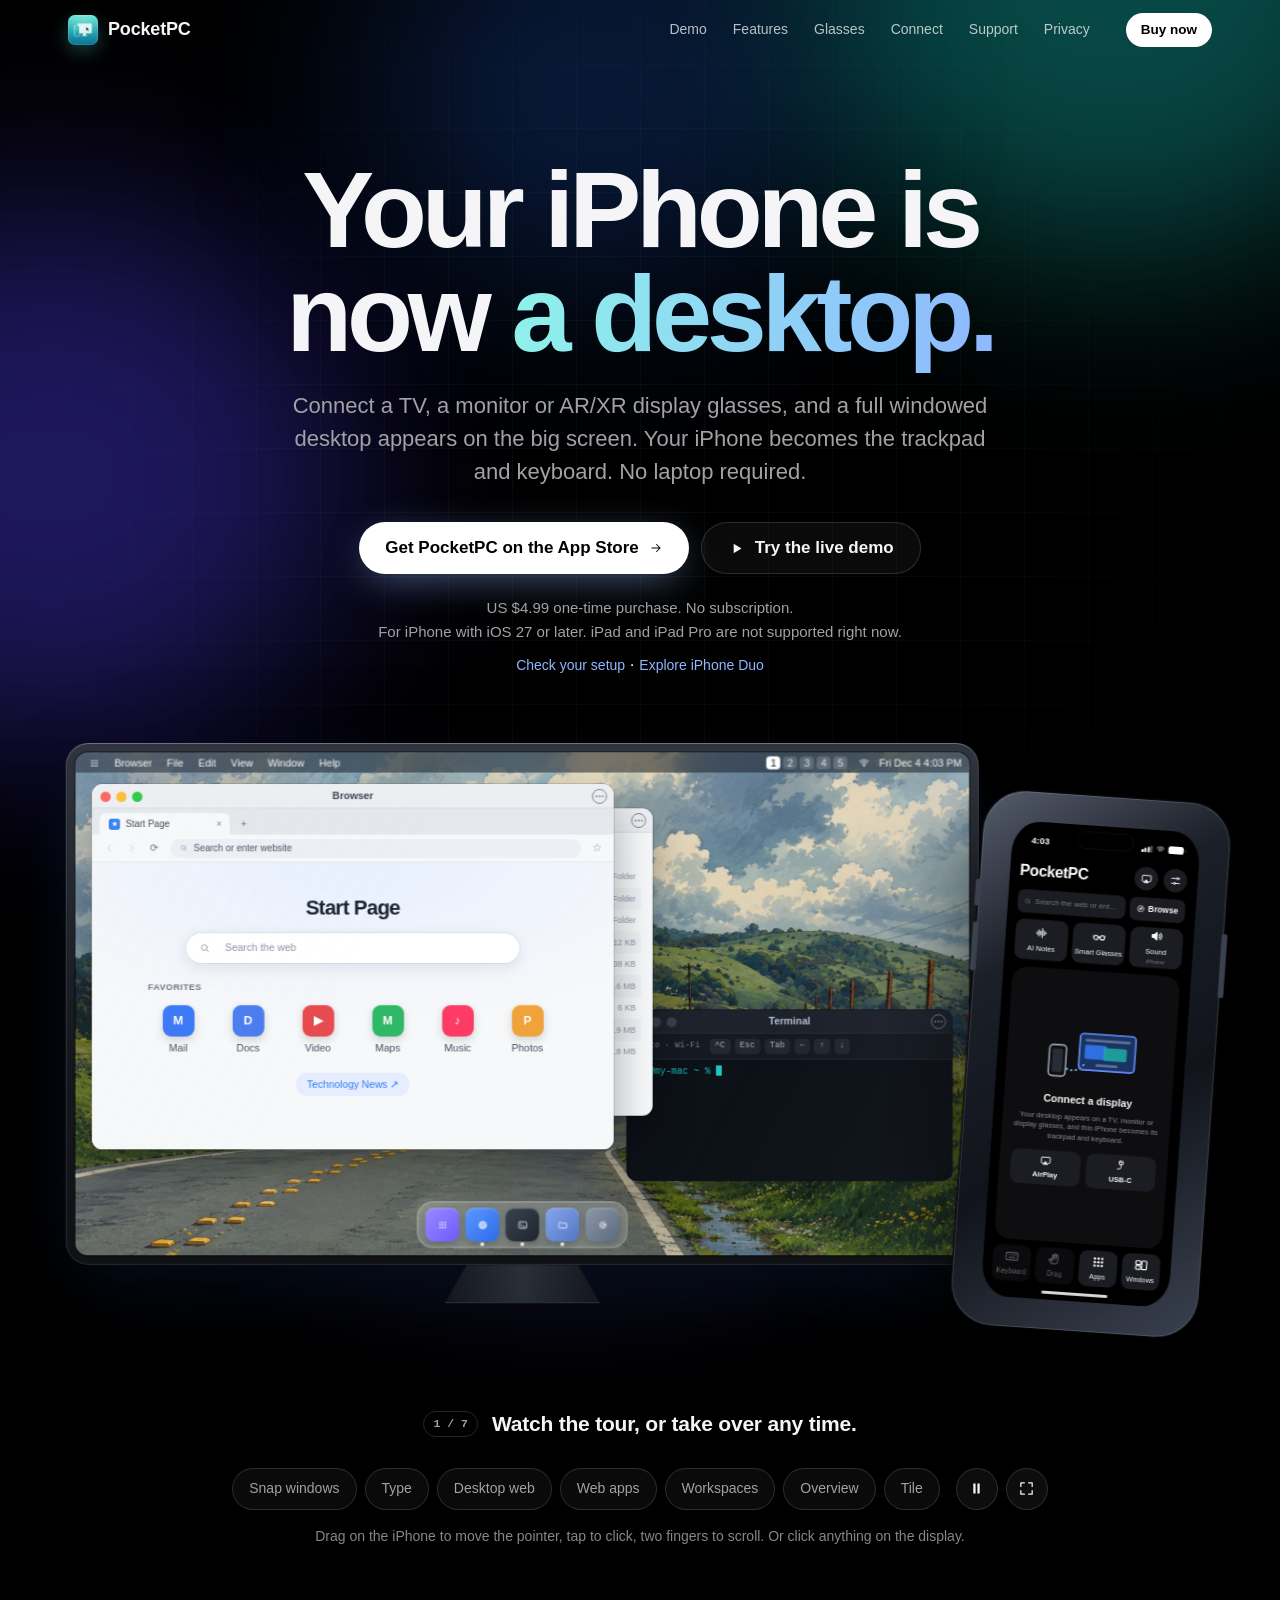
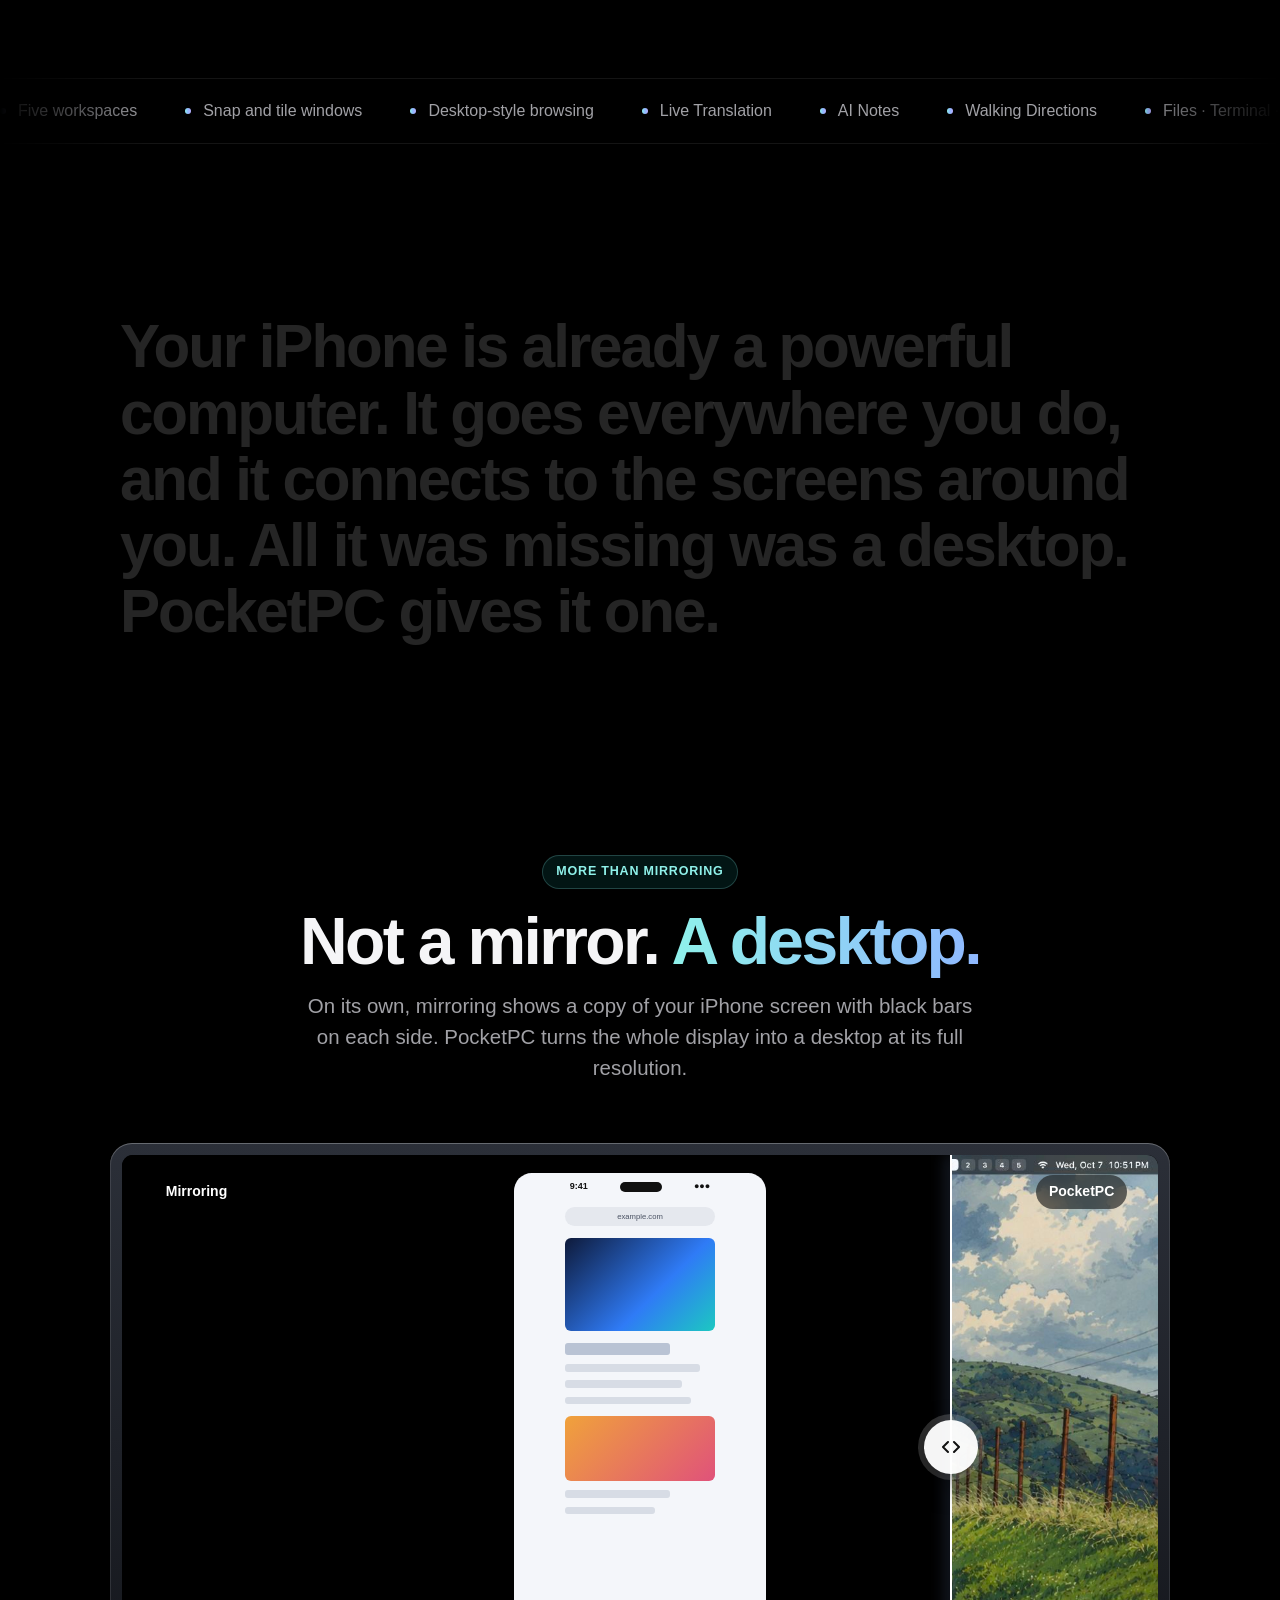
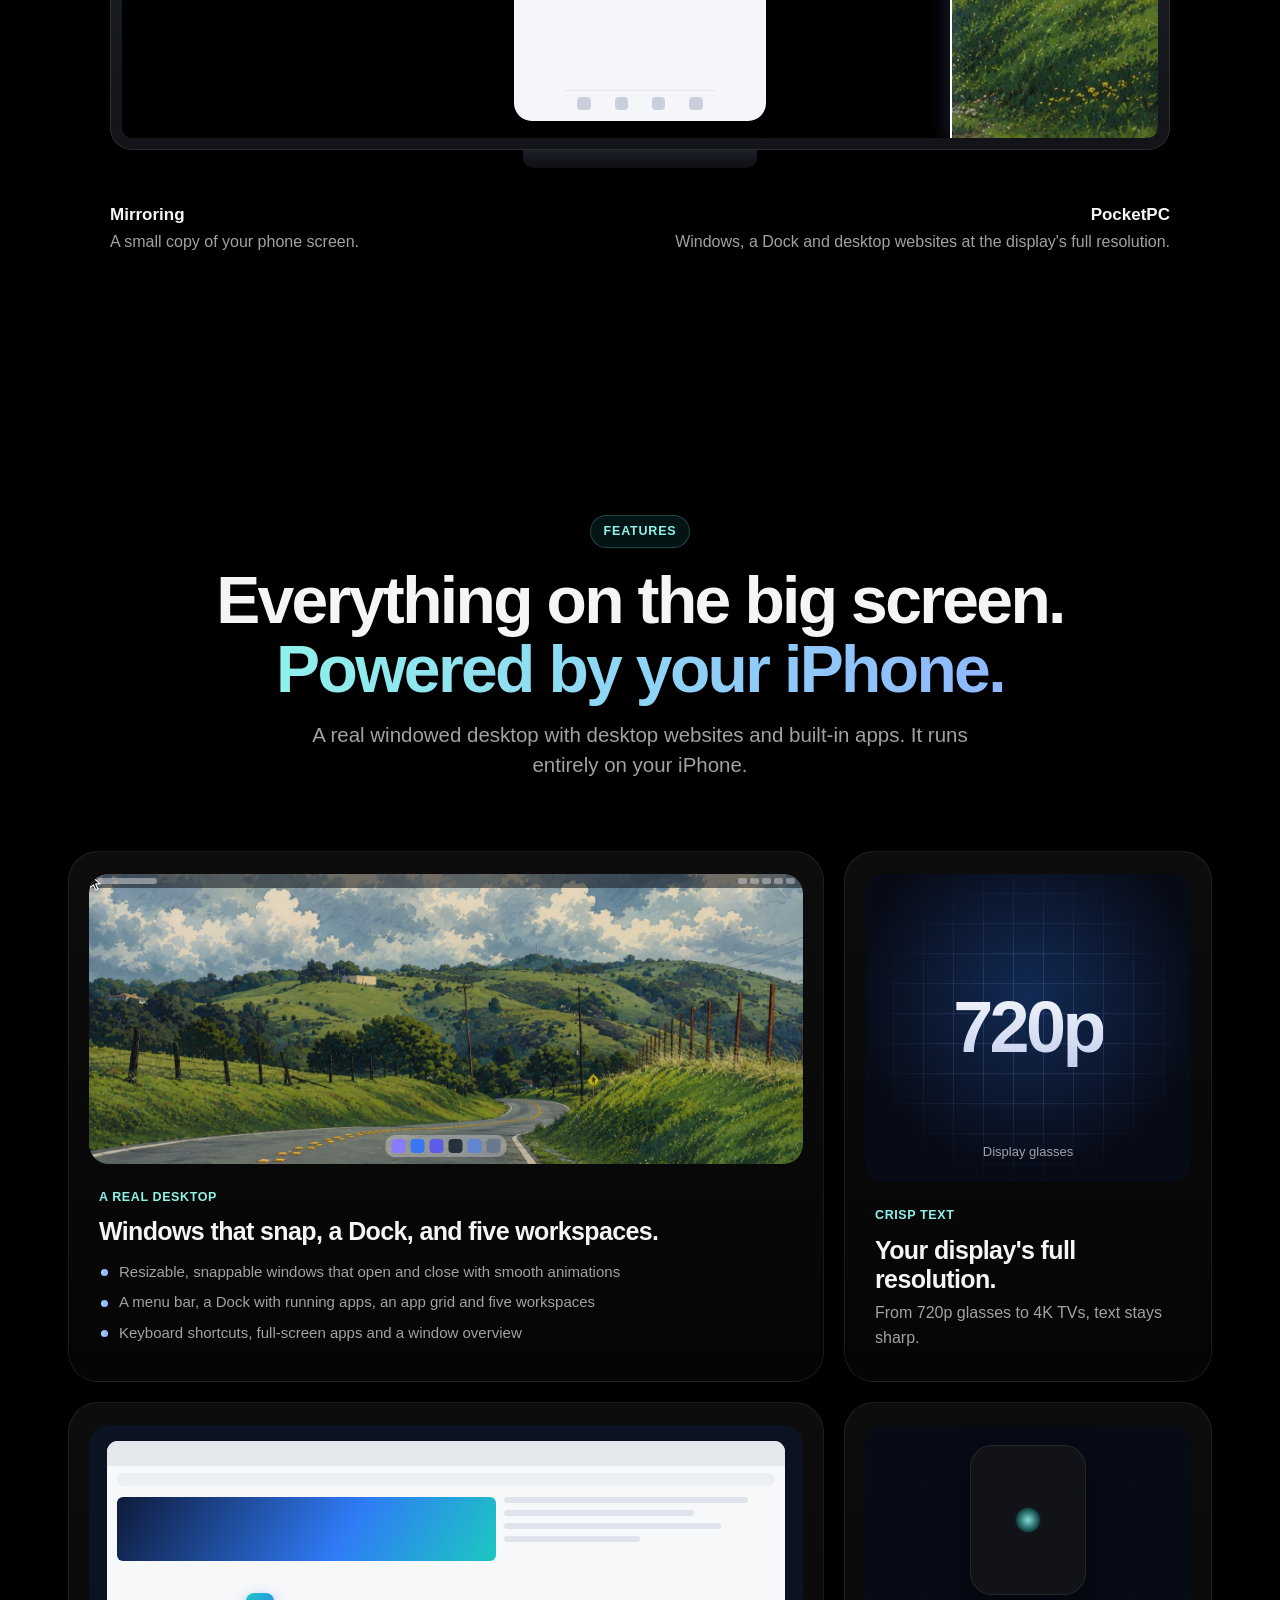
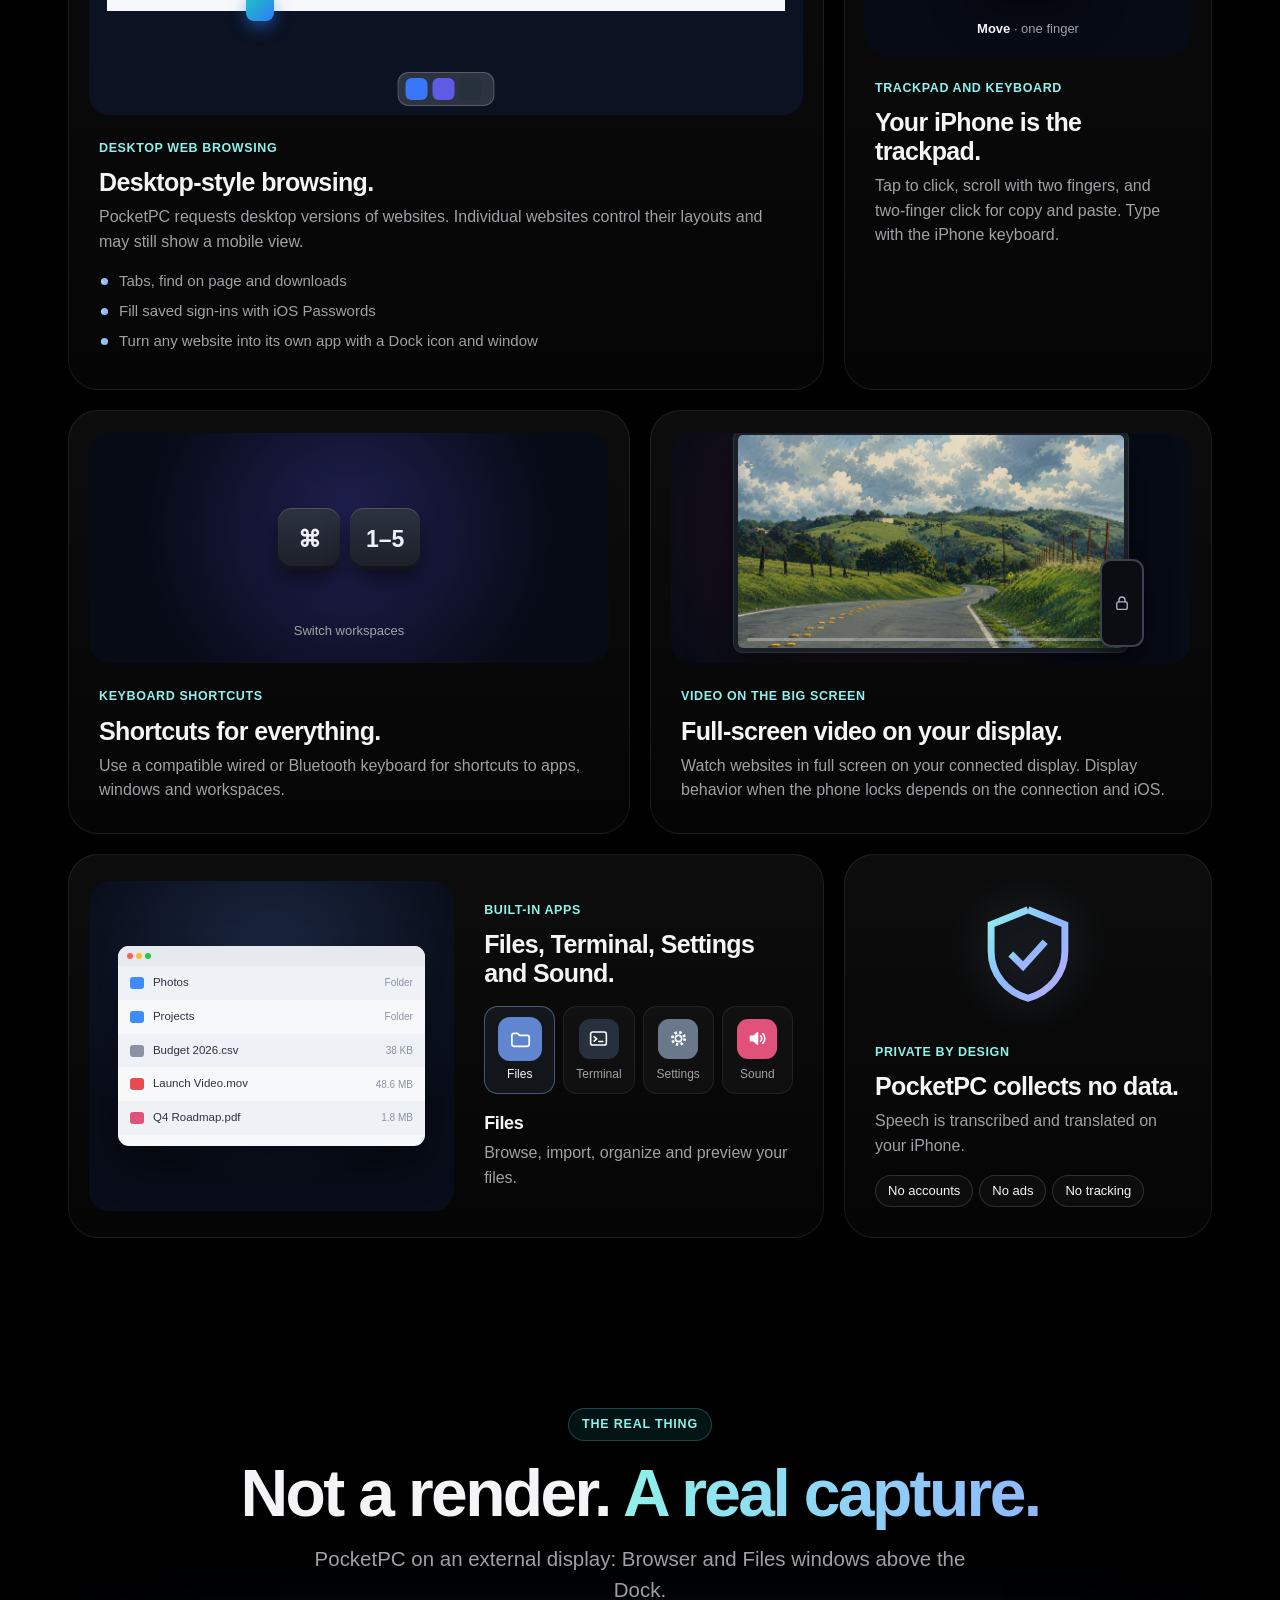
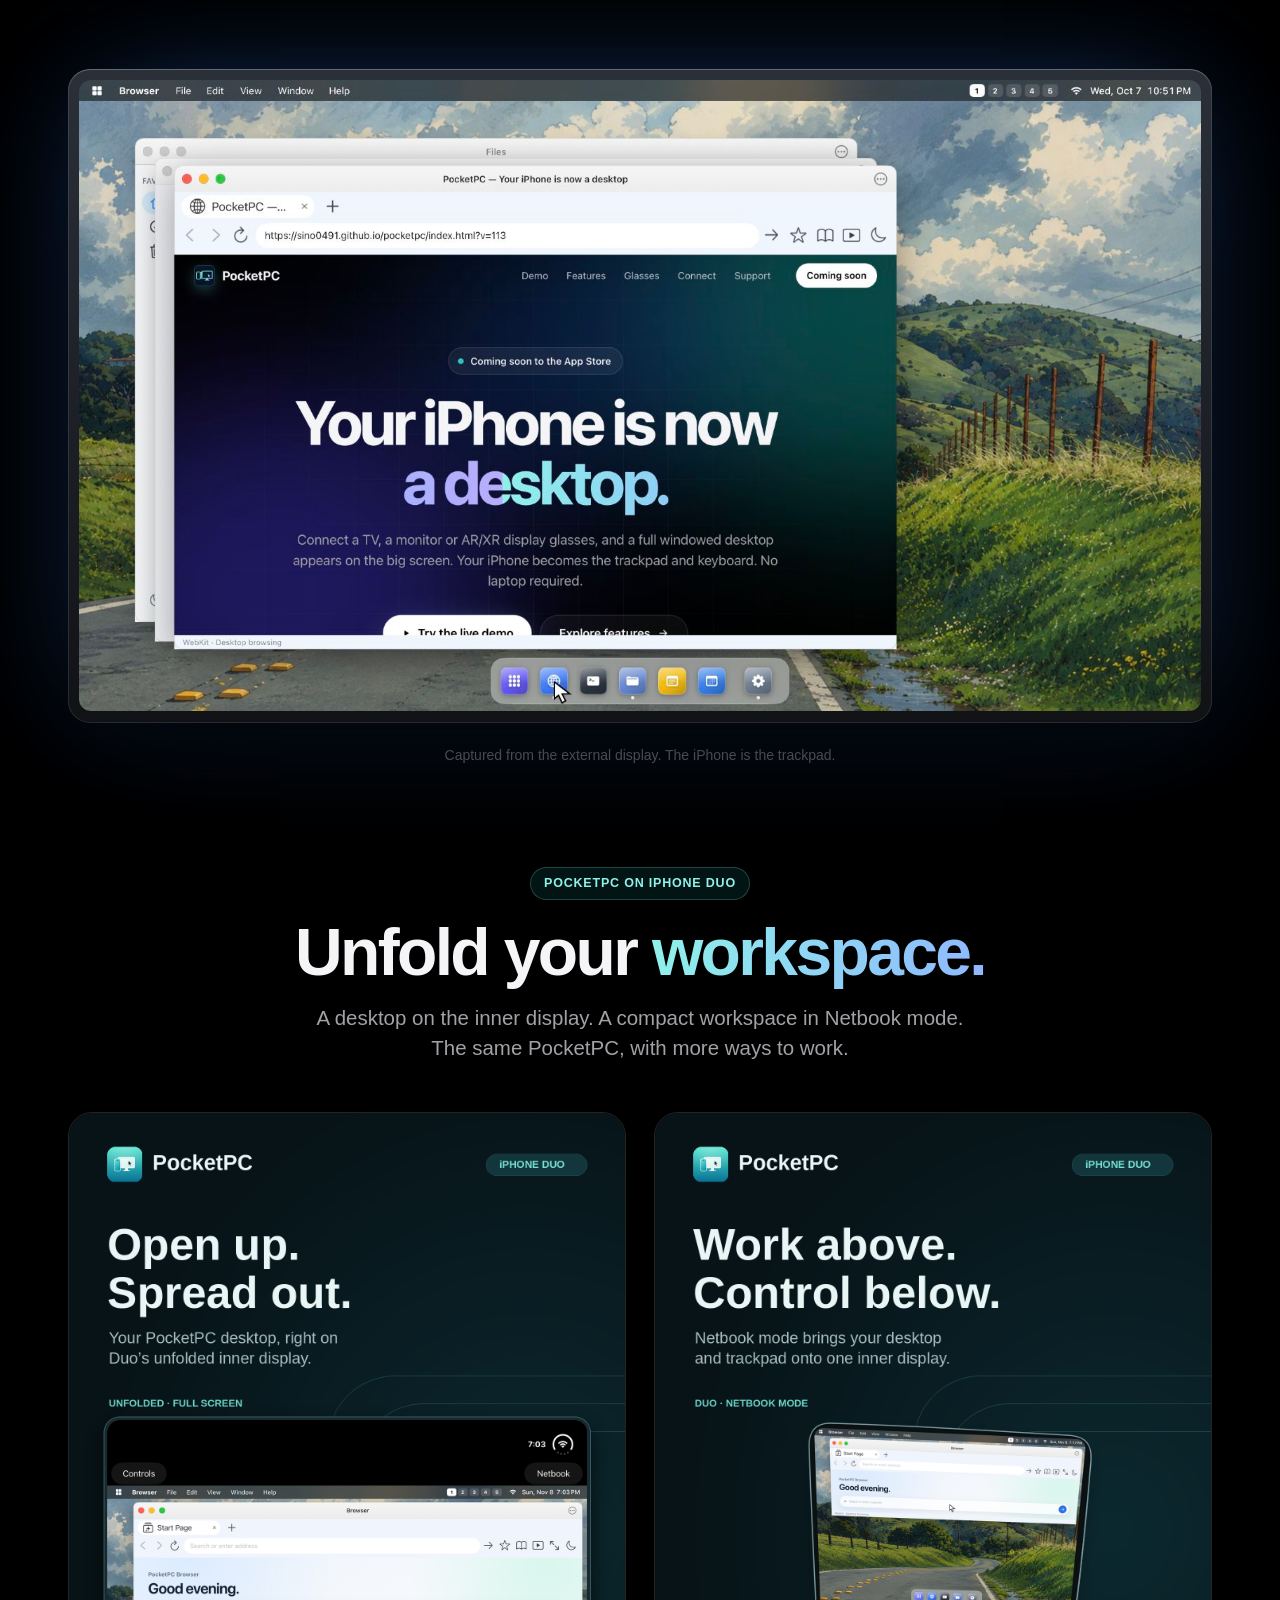
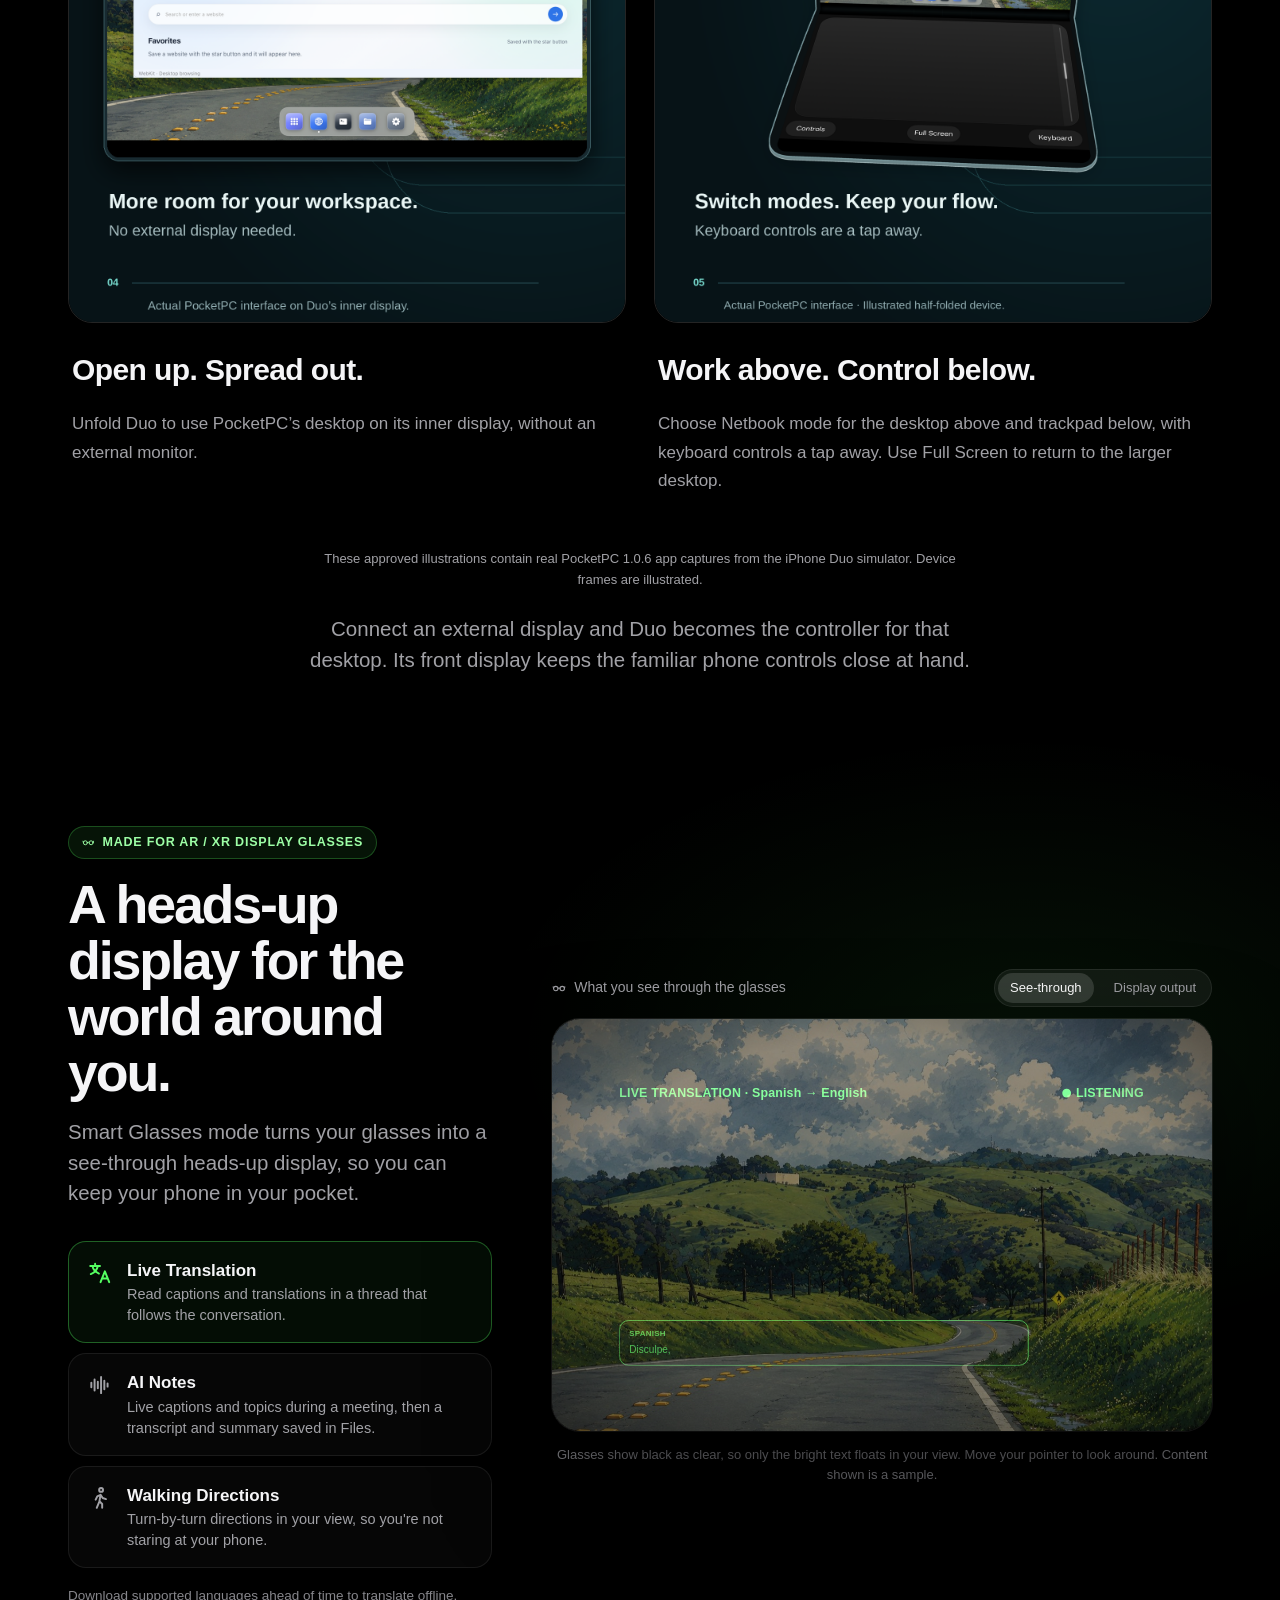
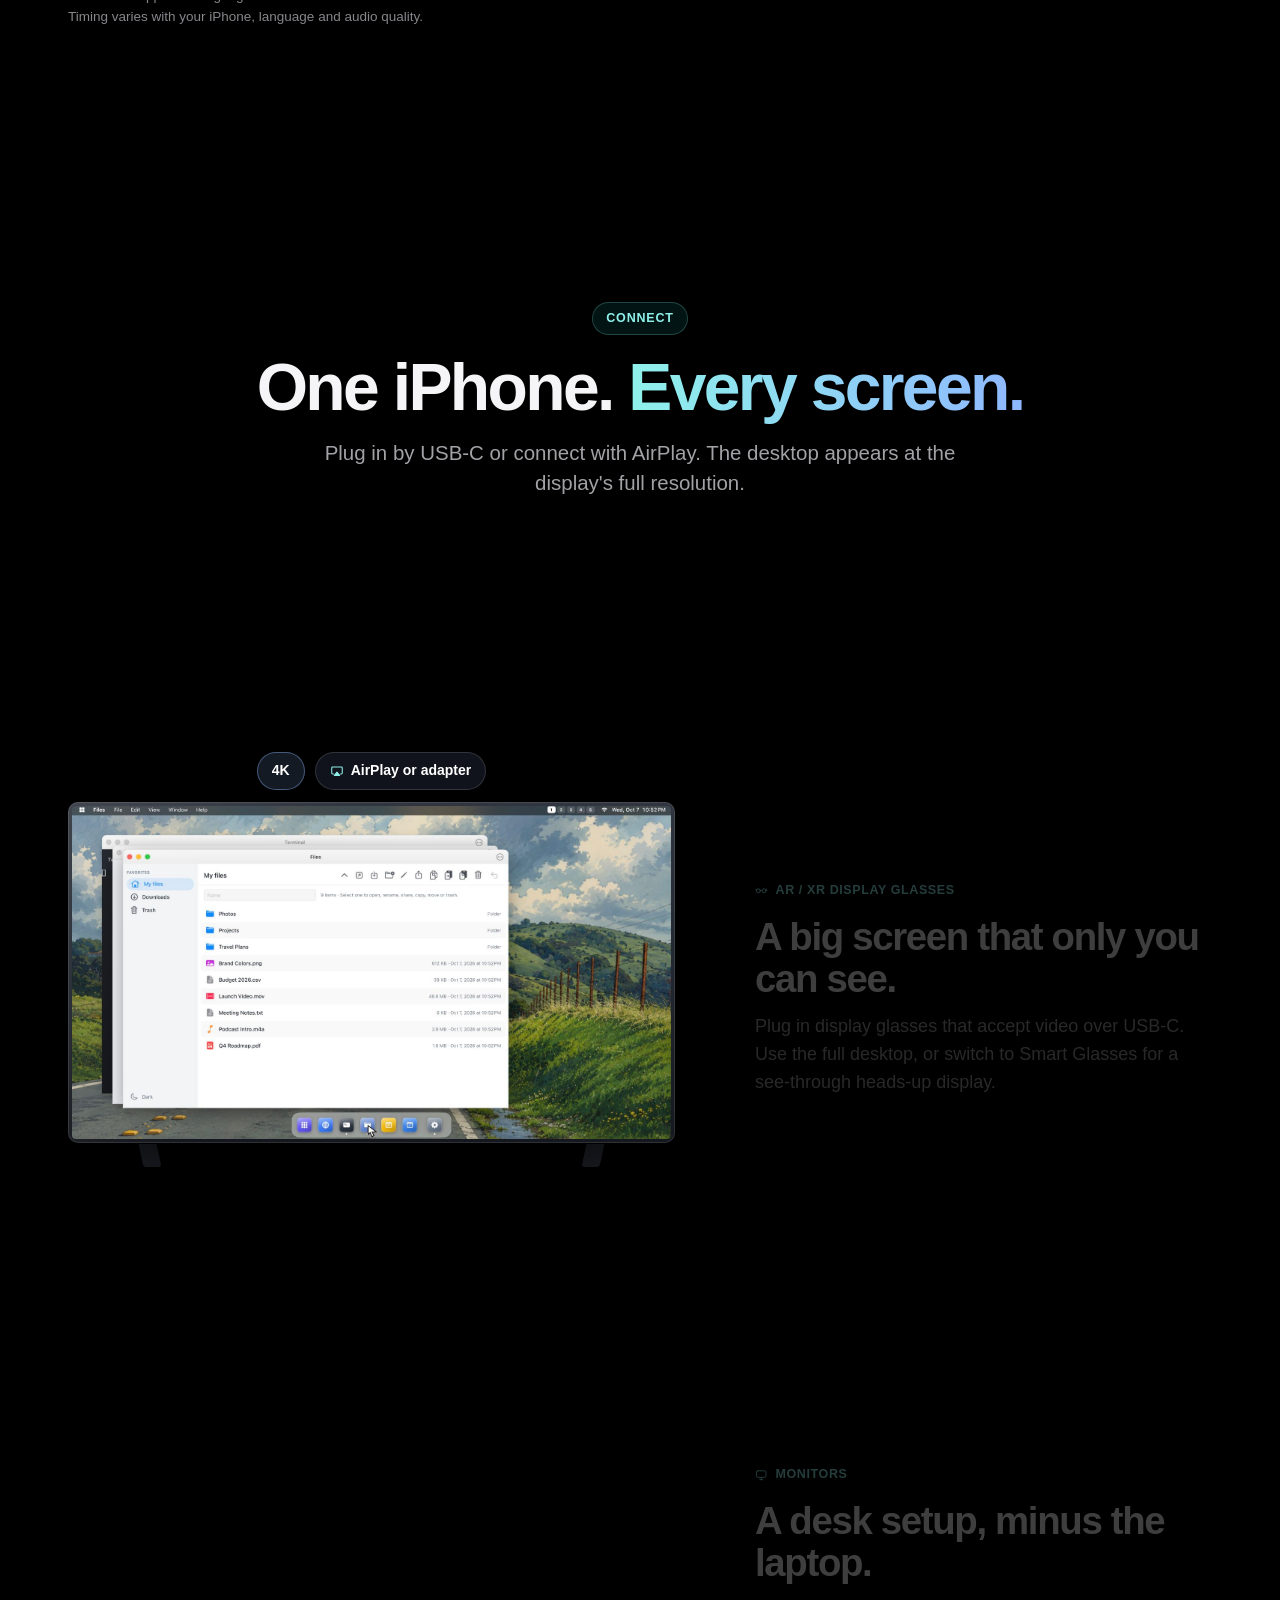
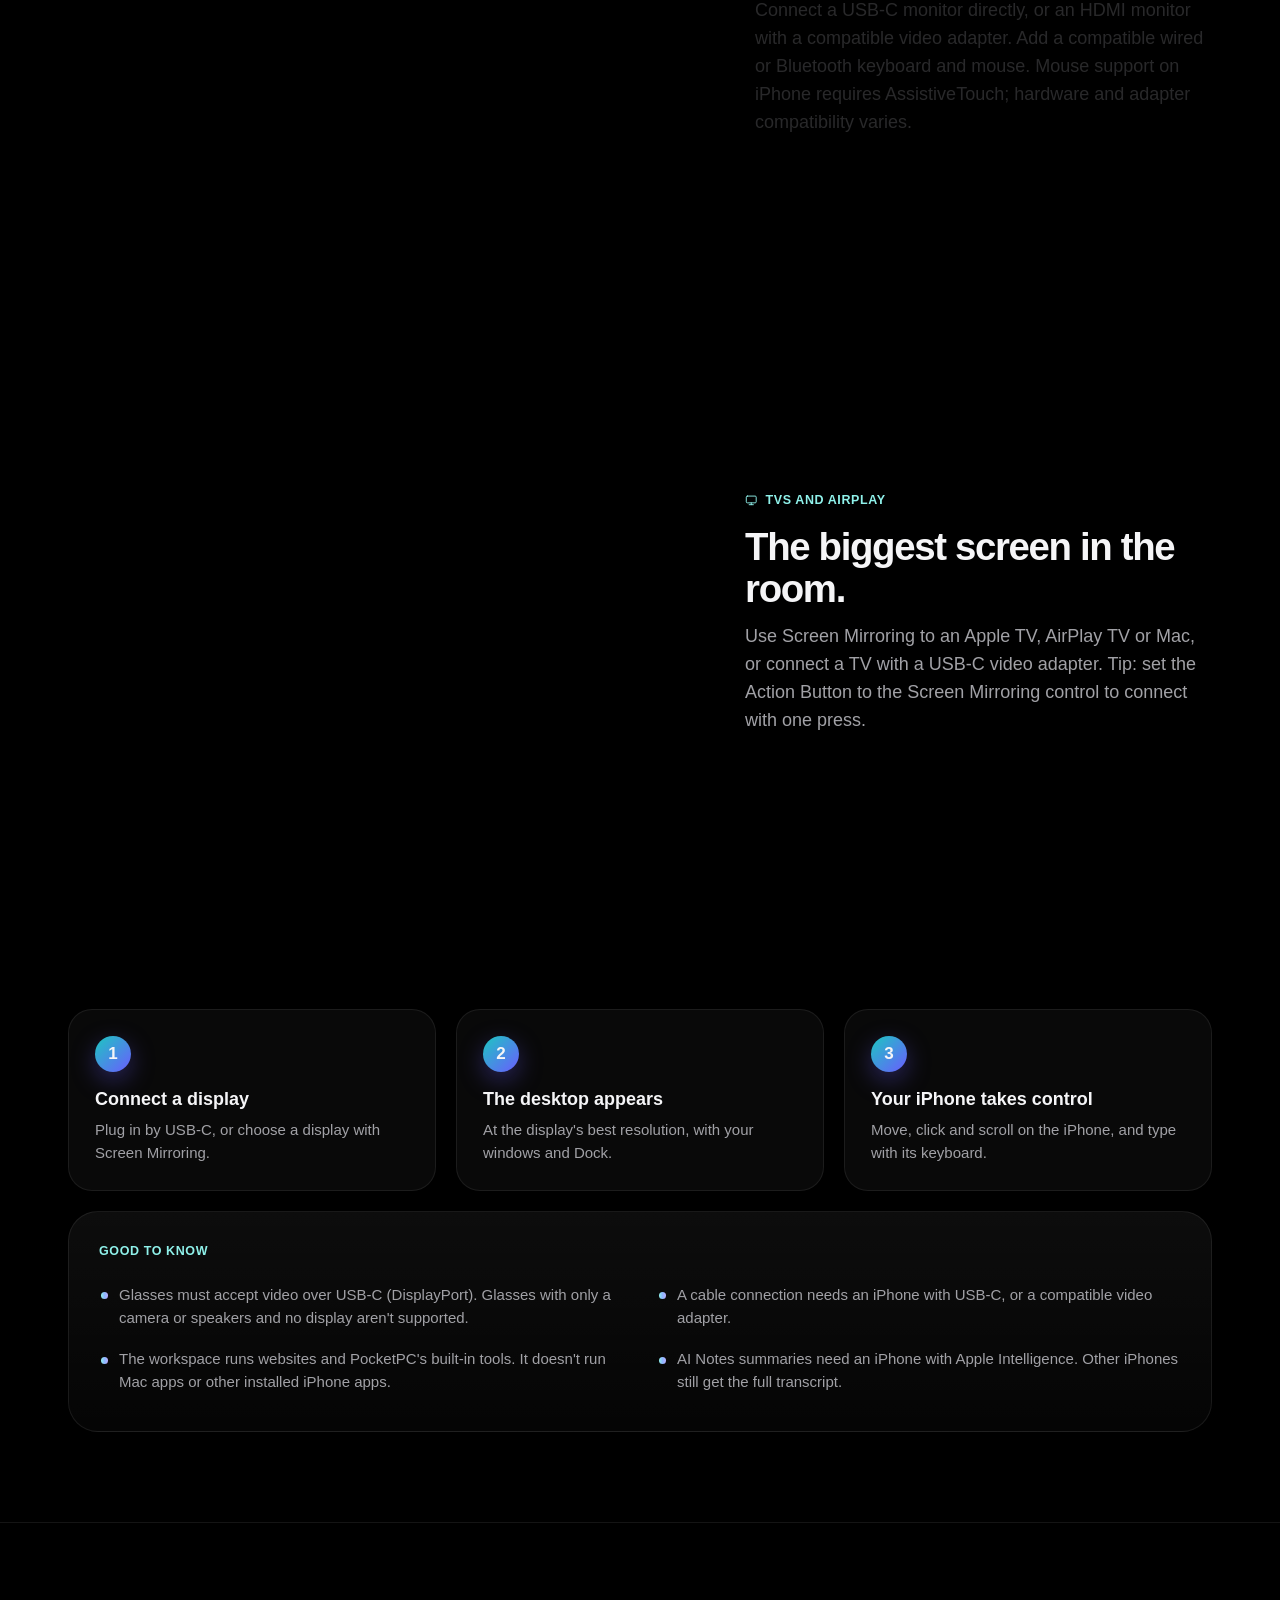
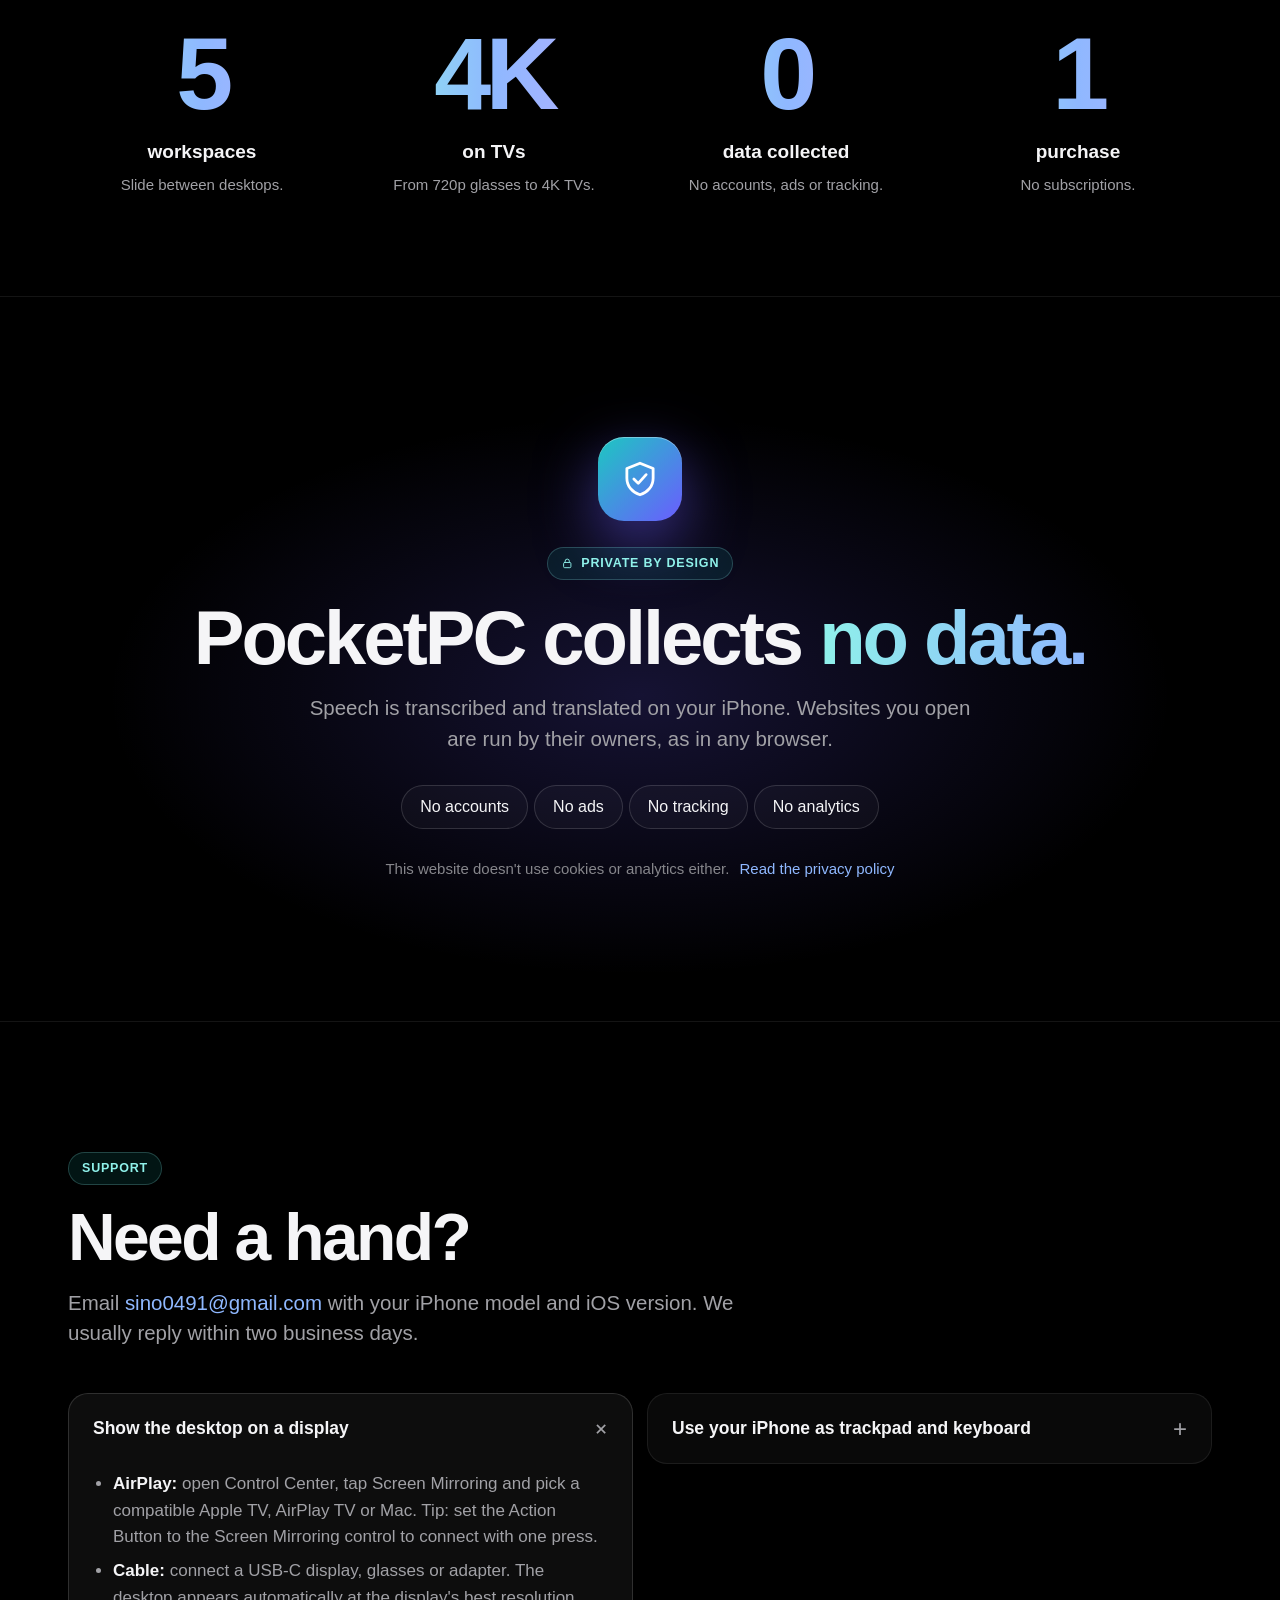
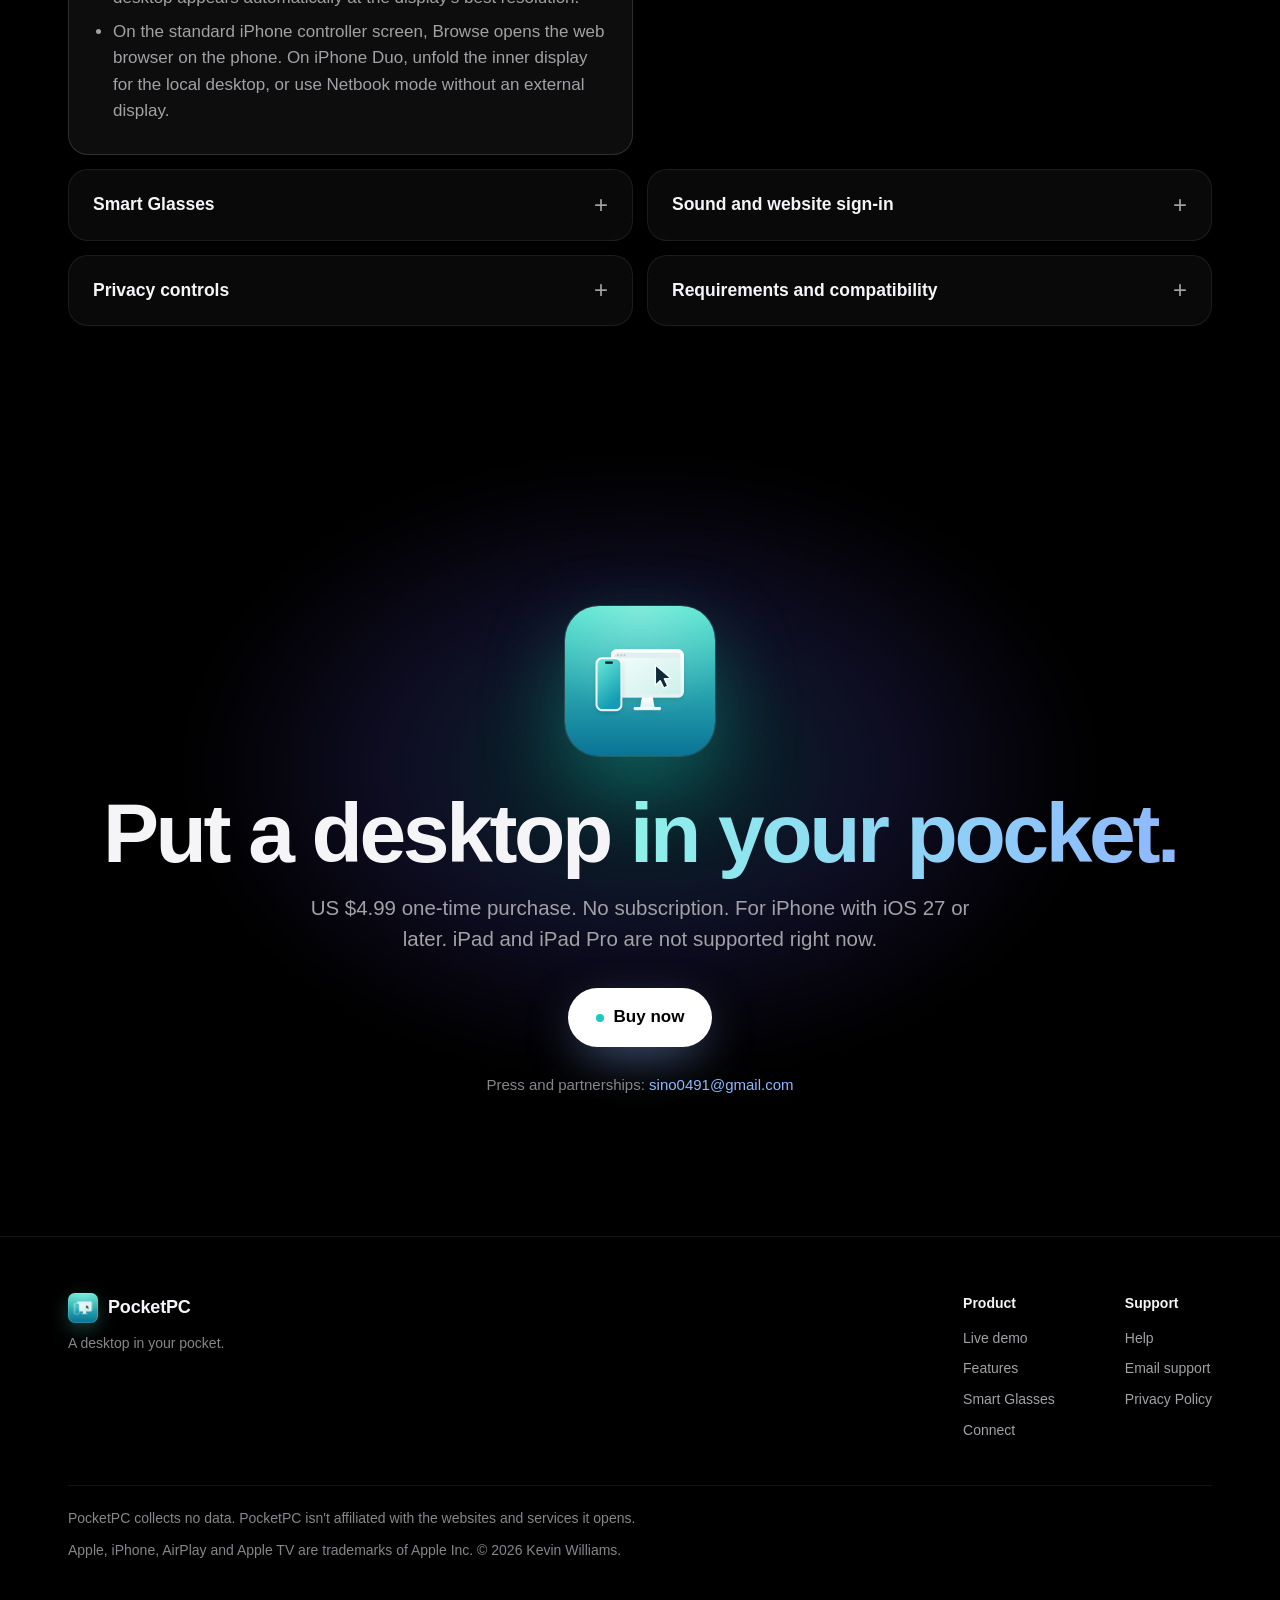
<file: index.html>
<!doctype html>
<html lang="en">
<head>
<meta charset="utf-8">
<meta name="viewport" content="width=device-width, initial-scale=1, viewport-fit=cover">
<title>PocketPC — Your iPhone is now a desktop</title>
<meta name="description" content="Connect your iPhone to a TV, a monitor or AR/XR display glasses and get a real desktop: windows, a Dock, desktop-style browsing and live translated captions. Your iPhone becomes the trackpad and keyboard.">
<meta name="theme-color" content="#000000">
<link rel="canonical" href="https://sino0491.github.io/pocketpc/">
<meta property="og:site_name" content="PocketPC">
<meta property="og:title" content="PocketPC — Your iPhone is now a desktop">
<meta property="og:description" content="A full windowed desktop on TVs, monitors and AR/XR display glasses, with your iPhone as the trackpad and keyboard. One-time purchase, no subscriptions.">
<meta property="og:image" content="https://sino0491.github.io/pocketpc/assets/store-creative.png">
<meta property="og:image:width" content="1920">
<meta property="og:image:height" content="1280">
<meta property="og:url" content="https://sino0491.github.io/pocketpc/">
<meta property="og:type" content="website">
<meta name="twitter:card" content="summary_large_image">
<link rel="icon" type="image/png" sizes="48x48" href="assets/favicon.png?v=20261030">
<link rel="apple-touch-icon" href="assets/apple-touch-icon.png?v=20261030">
<link rel="preload" as="image" href="assets/wallpaper.jpg">
<link rel="stylesheet" href="assets/site.css?v=104">
<script>document.documentElement.classList.add('js')</script>
<script type="application/ld+json">
{"@context":"https://schema.org","@type":"SoftwareApplication","name":"PocketPC","alternateName":"PocketPC: Desktop Browser","operatingSystem":"iOS 27 or later","applicationCategory":"ProductivityApplication","description":"A full windowed desktop on TVs, monitors and AR/XR display glasses, with your iPhone as the trackpad and keyboard.","url":"https://sino0491.github.io/pocketpc/","image":"https://sino0491.github.io/pocketpc/assets/app-icon.png?v=20261030"}
</script>
</head>
<body>
<a class="skip" href="#main">Skip to content</a>

<svg width="0" height="0" style="position:absolute" aria-hidden="true">
  <defs>
    <linearGradient id="sg" x1="0" y1="0" x2="1" y2="1"><stop offset="0" stop-color="#8ff1ea"/><stop offset=".5" stop-color="#8fb8ff"/><stop offset="1" stop-color="#b9adff"/></linearGradient>
    <linearGradient id="cg" x1="0" x2="1"><stop offset="0" stop-color="#1cc8c1"/><stop offset="1" stop-color="#8fb8ff"/></linearGradient>
  </defs>
  <symbol id="i-apps" viewBox="0 0 24 24"><g fill="currentColor" stroke="none"><circle cx="6" cy="6" r="1.9"/><circle cx="12" cy="6" r="1.9"/><circle cx="18" cy="6" r="1.9"/><circle cx="6" cy="12" r="1.9"/><circle cx="12" cy="12" r="1.9"/><circle cx="18" cy="12" r="1.9"/><circle cx="6" cy="18" r="1.9"/><circle cx="12" cy="18" r="1.9"/><circle cx="18" cy="18" r="1.9"/></g></symbol>
  <symbol id="i-globe" viewBox="0 0 24 24"><circle cx="12" cy="12" r="8.5"/><ellipse cx="12" cy="12" rx="3.8" ry="8.5"/><path d="M3.5 12h17M5 7.5h14M5 16.5h14"/></symbol>
  <symbol id="i-term" viewBox="0 0 24 24"><rect x="3" y="4.5" width="18" height="15" rx="2.5"/><path d="M7 10l3 2.5L7 15M12.5 15.5H17"/></symbol>
  <symbol id="i-folder" viewBox="0 0 24 24"><path d="M3 7.5a2 2 0 0 1 2-2h4l2 2.2h8a2 2 0 0 1 2 2V17a2 2 0 0 1-2 2H5a2 2 0 0 1-2-2z"/></symbol>
  <symbol id="i-gear" viewBox="0 0 24 24"><circle cx="12" cy="12" r="7" stroke-width="3.2" stroke-dasharray="2.75 2.75" stroke-linecap="butt"/><circle cx="12" cy="12" r="3.6"/></symbol>
  <symbol id="i-sound" viewBox="0 0 24 24"><path d="M4 9.5h3.5L12 5.5v13l-4.5-4H4z" fill="currentColor"/><path d="M15.5 9a4 4 0 0 1 0 6M18 6.5a7.5 7.5 0 0 1 0 11"/></symbol>
  <symbol id="i-glasses" viewBox="0 0 24 24"><circle cx="6.5" cy="13" r="3.8"/><circle cx="17.5" cy="13" r="3.8"/><path d="M10.3 12.6c1.1-.8 2.3-.8 3.4 0M2.7 12.5 2 10M21.3 12.5 22 10"/></symbol>
  <symbol id="i-wave" viewBox="0 0 24 24"><path d="M4 10v4M7 7v10M10 9v6M13 4.5v15M16 8v8M19 10.5v3"/></symbol>
  <symbol id="i-kbd" viewBox="0 0 24 24"><rect x="2.5" y="6" width="19" height="12" rx="2"/><path d="M6 10h.01M9 10h.01M12 10h.01M15 10h.01M18 10h.01M7.5 14h9"/></symbol>
  <symbol id="i-windows" viewBox="0 0 24 24"><rect x="3" y="5" width="8" height="6" rx="1.5"/><rect x="13" y="5" width="8" height="14" rx="1.5"/><rect x="3" y="13" width="8" height="6" rx="1.5"/></symbol>
  <symbol id="i-airplay" viewBox="0 0 24 24"><path d="M6 17H4.5A1.5 1.5 0 0 1 3 15.5v-9A1.5 1.5 0 0 1 4.5 5h15A1.5 1.5 0 0 1 21 6.5v9a1.5 1.5 0 0 1-1.5 1.5H18"/><path d="M12 14l4.5 5.5h-9z" fill="currentColor"/></symbol>
  <symbol id="i-sliders" viewBox="0 0 24 24"><path d="M4 7h10M18 7h2M4 17h4M12 17h8"/><circle cx="16" cy="7" r="2"/><circle cx="10" cy="17" r="2"/></symbol>
  <symbol id="i-search" viewBox="0 0 24 24"><circle cx="11" cy="11" r="6"/><path d="M20 20l-4.5-4.5"/></symbol>
  <symbol id="i-compass" viewBox="0 0 24 24"><circle cx="12" cy="12" r="9"/><path d="M15.5 8.5l-2 5-5 2 2-5z" fill="currentColor"/></symbol>
  <symbol id="i-hand" viewBox="0 0 24 24"><path d="M8 13V6.5a1.5 1.5 0 0 1 3 0V12M11 11V5a1.5 1.5 0 0 1 3 0v6M14 11V6.5a1.5 1.5 0 0 1 3 0V14a6 6 0 0 1-6 6h-.5a6 6 0 0 1-4.9-2.6L3.3 14a1.5 1.5 0 0 1 2.4-1.8L8 15"/></symbol>
  <symbol id="i-cable" viewBox="0 0 24 24"><rect x="8" y="2.5" width="8" height="7" rx="1.5"/><path d="M10.5 5.5h3M12 9.5v5a4 4 0 0 1-4 4H5"/></symbol>
  <symbol id="i-walk" viewBox="0 0 24 24"><circle cx="13" cy="4.5" r="1.8"/><path d="M9 21l2.5-6 2.5 2.5V21M11.5 15l1-6-3 1.5-1.5 3M12.5 9l2 3 3 1"/></symbol>
  <symbol id="i-translate" viewBox="0 0 24 24"><path d="M3 5.5h9M7.5 3.5v2M5 5.5c.5 3 2.5 5.5 6 7M10 5.5c-.6 3-2.8 6-6.5 7.5"/><path d="M12.5 20.5l4-10 4 10M14 17h5"/></symbol>
  <symbol id="i-lock" viewBox="0 0 24 24"><rect x="5" y="10.5" width="14" height="10" rx="2"/><path d="M8 10.5V8a4 4 0 0 1 8 0v2.5"/></symbol>
  <symbol id="i-play" viewBox="0 0 24 24"><path d="M8 5.2v13.6L19 12z" fill="currentColor" stroke="none"/></symbol>
  <symbol id="i-pause" viewBox="0 0 24 24"><path d="M7.5 5h3.2v14H7.5zM13.3 5h3.2v14h-3.2z" fill="currentColor" stroke="none"/></symbol>
  <symbol id="i-expand" viewBox="0 0 24 24"><path d="M4 9V4h5M20 9V4h-5M4 15v5h5M20 15v5h-5"/></symbol>
  <symbol id="i-close" viewBox="0 0 24 24"><path d="M6 6l12 12M18 6 6 18"/></symbol>
  <symbol id="i-arrow" viewBox="0 0 24 24"><path d="M5 12h14M13 6l6 6-6 6"/></symbol>
  <symbol id="i-down" viewBox="0 0 24 24"><path d="M12 5v14M6 13l6 6 6-6"/></symbol>
  <symbol id="i-tv" viewBox="0 0 24 24"><rect x="2.5" y="4" width="19" height="13" rx="2"/><path d="M8 20.5h8M12 17v3.5"/></symbol>
  <symbol id="i-monitor" viewBox="0 0 24 24"><rect x="3" y="3.5" width="18" height="12.5" rx="2"/><path d="M9 20.5h6M12 16v4.5"/></symbol>
  <symbol id="i-shield" viewBox="0 0 24 24"><path d="M12 3l7.5 3v5.5c0 4.6-3.2 8.3-7.5 9.5-4.3-1.2-7.5-4.9-7.5-9.5V6z"/><path d="M8.5 12l2.5 2.5 4.5-5"/></symbol>
  <symbol id="i-mail" viewBox="0 0 24 24"><rect x="3" y="5" width="18" height="14" rx="2.5"/><path d="M3.5 6.5 12 13l8.5-6.5"/></symbol>
  <symbol id="i-spark" viewBox="0 0 24 24"><path d="M12 3l1.8 5.4L19 10l-5.2 1.6L12 17l-1.8-5.4L5 10l5.2-1.6z"/><path d="M19 16l.7 2 2 .7-2 .7-.7 2-.7-2-2-.7 2-.7z"/></symbol>
  <symbol id="i-video" viewBox="0 0 24 24"><rect x="2.5" y="5" width="14" height="14" rx="2.5"/><path d="M16.5 10l5-3v10l-5-3"/></symbol>
</svg>

<header class="nav" id="nav">
  <div class="nav-in">
    <a class="brand" href="#top" aria-label="PocketPC home"><span class="logo"></span>PocketPC</a>
    <nav class="links" aria-label="Sections">
      <a href="#demo" data-nav="demo">Demo</a>
      <a href="#features" data-nav="features">Features</a>
      <a href="#glasses" data-nav="glasses">Glasses</a>
      <a href="#connect" data-nav="connect">Connect</a>
      <a href="#help" data-nav="help">Support</a>
      <a href="privacy.html">Privacy</a>
    </nav>
    <a class="nav-cta" href="https://apps.apple.com/app/pocketpc-desktop-browser/id6816495897">Buy now</a>
    <button class="menu-btn" id="menuBtn" aria-label="Menu" aria-expanded="false" aria-controls="mnav"><i></i><i></i></button>
  </div>
  <nav class="mnav" id="mnav" aria-label="Sections">
    <a href="#demo">Demo</a><a href="#features">Features</a><a href="#glasses">Smart Glasses</a><a href="#connect">Connect</a><a href="#help">Support</a><a href="privacy.html">Privacy</a>
  </nav>
  <div class="progress" aria-hidden="true"><i id="progress"></i></div>
</header>

<main id="main">
<section class="hero" id="top">
  <div class="hero-bg" aria-hidden="true"><div class="aurora"><i></i><i></i><i></i></div><div class="hero-grid"></div></div>
  <div class="wrap hero-copy" id="heroCopy">
    <h1 class="h-hero" data-split>Your iPhone is now <span class="grad">a desktop.</span></h1>
    <p class="lede intro" style="--d:.55s">Connect a TV, a monitor or AR/XR display glasses, and a full windowed desktop appears on the big screen. Your iPhone becomes the trackpad and keyboard. No laptop required.</p>
    <div class="cta-row intro" style="--d:.7s">
      <a class="btn primary" href="https://apps.apple.com/us/app/pocketpc-desktop-browser/id6816495897">Get PocketPC on the App Store<svg class="i"><use href="#i-arrow"/></svg></a>
      <a class="btn ghost" href="#demo"><svg class="i"><use href="#i-play"/></svg>Try the live demo</a>
    </div>
    <p class="purchase-note">US $4.99 one-time purchase. No subscription.<br>For iPhone with iOS 27 or later. iPad and iPad Pro are not supported right now.</p>
    <a class="setup-link" href="#requirements">Check your setup</a> · <a class="setup-link" href="#duo">Explore iPhone Duo</a>
  </div>

  <div class="stage" id="demo">
    <div class="stage-glow" aria-hidden="true"></div>
    <div class="theater-bar"><span><span class="live"></span>Live demo</span><button class="icon-btn" id="theaterClose" aria-label="Close expanded demo"><svg class="i"><use href="#i-close"/></svg></button></div>
    <div class="rig-scale" id="rigScale">
      <div class="rig" id="rig" role="group" aria-label="Interactive PocketPC demo: a desktop on a display, controlled by an iPhone trackpad">
        <div class="monitor">
          <div class="bezel">
            <div class="desk" id="desk">
              <div class="vd" id="vd">
                <div class="wall"></div>
                <div class="menubar" id="menubar">
                  <button class="mt mt-logo" data-menu="pocketpc" aria-label="PocketPC menu"><svg class="i"><use href="#i-apps"/></svg></button>
                  <button class="mt mt-app" data-menu="app" id="mbApp">Browser</button>
                  <button class="mt" data-menu="file">File</button><button class="mt" data-menu="edit">Edit</button><button class="mt" data-menu="view">View</button><button class="mt" data-menu="window">Window</button><button class="mt" data-menu="help">Help</button>
                  <span class="sp"></span>
                  <span class="wsn-row" role="group" aria-label="Workspaces">
                    <button class="wsn on" data-ws="1" aria-label="Workspace 1">1</button><button class="wsn" data-ws="2" aria-label="Workspace 2">2</button><button class="wsn" data-ws="3" aria-label="Workspace 3">3</button><button class="wsn" data-ws="4" aria-label="Workspace 4">4</button><button class="wsn" data-ws="5" aria-label="Workspace 5">5</button>
                  </span>
                  <svg class="i mbi" viewBox="0 0 24 24"><path d="M2.5 9a14 14 0 0 1 19 0M5.5 12.5a9.5 9.5 0 0 1 13 0M8.5 16a5 5 0 0 1 7 0"/><circle cx="12" cy="19" r="1" fill="currentColor"/></svg>
                  <span class="clock" id="clock">Mon Sep 28 9:41 AM</span>
                </div>
                <div id="layers"></div>
                <div class="ov-shade" id="ovShade"></div>
                <div id="ovLabels"></div>
                <div class="dock" id="dock"></div>
                <div class="launch" id="launch"><div class="launch-in"><div class="launch-search"><svg class="i"><use href="#i-search"/></svg>Search apps</div><div class="launch-grid" id="launchGrid"></div></div></div>
                <div class="vfs" id="vfs"><div class="vfs-img"></div><span class="vfs-hint">Click or press Esc to exit full screen</span><div class="vfs-bar"><svg class="i"><use href="#i-pause"/></svg><span class="vfs-track"><i></i></span><span>4:12 / 12:04</span></div></div>
                <div class="panel" id="kpanel" role="dialog" aria-label="Keyboard shortcuts"></div>
                <div class="notice" id="notice" role="status"></div>
                <div class="ws-hud" id="wsHud"><b>Desktop 1</b><span><i></i><i></i><i></i><i></i><i></i></span></div>
                <div class="menu" id="menu" role="menu"></div>
                <svg class="cursor off" id="cursor" viewBox="0 0 18 24" aria-hidden="true"><path d="M1.5 1.5v18.2l4.6-4.4 3 6.8 3.2-1.4-3-6.7h6.3z" fill="#111" stroke="#fff" stroke-width="1.4" stroke-linejoin="round"/></svg>
              </div>
              <div class="power" aria-hidden="true"></div>
              <div class="glare" aria-hidden="true"></div>
            </div>
          </div>
          <div class="stand" aria-hidden="true"><i></i></div>
        </div>

        <div class="phone" id="phone">
          <span class="btn-side a" aria-hidden="true"></span><span class="btn-side b" aria-hidden="true"></span><span class="btn-side c" aria-hidden="true"></span>
          <div class="phone-screen" id="phoneScreen">
            <div class="pv" id="pv">
              <div class="island"></div>
              <div class="p-status"><span id="pclock">9:41</span><span class="p-sys"><i class="sig"><b></b><b></b><b></b><b></b></i><svg class="i" viewBox="0 0 24 24"><path d="M2.5 9a14 14 0 0 1 19 0M5.5 12.5a9.5 9.5 0 0 1 13 0M8.5 16a5 5 0 0 1 7 0"/></svg><i class="batt"></i></span></div>
              <div class="p-head"><b>PocketPC</b>
                <button class="p-round" data-p="airplay" aria-label="AirPlay"><svg class="i"><use href="#i-airplay"/></svg></button>
                <button class="p-round" data-p="controls" aria-label="Controls"><svg class="i"><use href="#i-sliders"/></svg></button>
              </div>
              <div class="p-search"><button class="p-field" data-p="search"><svg class="i"><use href="#i-search"/></svg><span>Search the web or enter an address</span></button><button class="p-browse" data-p="browse"><svg class="i"><use href="#i-compass"/></svg>Browse</button></div>
              <div class="p-tiles">
                <button class="p-tile" data-p="notes"><svg class="i"><use href="#i-wave"/></svg>AI Notes</button>
                <button class="p-tile" data-p="glasses"><svg class="i"><use href="#i-glasses"/></svg>Smart Glasses</button>
                <button class="p-tile" data-p="sound"><svg class="i"><use href="#i-sound"/></svg>Sound<small id="soundOut">iPhone</small></button>
              </div>
              <div class="pad" id="pad" aria-label="Trackpad: drag to move the pointer, tap to click, two fingers to scroll">
                <div class="glow" id="glow"></div><div class="glow g2" id="glow2"></div>
                <div class="pad-hint"><b>Trackpad</b>Drag to move · tap to click</div>
                <div class="p-connect" id="pConnect">
                  <svg class="pc-art" viewBox="0 0 160 90" aria-hidden="true"><rect x="16" y="30" width="26" height="48" rx="6" fill="none" stroke="#9aa3b5" stroke-width="2.4"/><rect x="21" y="36" width="16" height="36" rx="3" fill="#2a2d35"/><path class="pc-dots" d="M44 66 C60 72 66 62 72 56" fill="none" stroke="#7fd7ff" stroke-width="2.6" stroke-linecap="round" stroke-dasharray="1 6"/><rect class="pc-disp" x="62" y="10" width="86" height="56" rx="6" fill="rgba(47,123,246,.16)" stroke="#6a8dff" stroke-width="2.4"/><rect x="70" y="18" width="70" height="4" rx="2" fill="#5b6f9a"/><rect x="70" y="27" width="34" height="22" rx="3" fill="#2f6fe0"/><rect x="99" y="30" width="36" height="20" rx="3" fill="#1fa6a0" opacity=".9"/><rect x="88" y="56" width="34" height="4" rx="2" fill="#5b6f9a"/></svg>
                  <b>Connect a display</b>
                  <p>Your desktop appears on a TV, monitor or display glasses, and this iPhone becomes its trackpad and keyboard.</p>
                  <div class="pc-btns"><span class="pc-btn" data-connect="airplay"><svg class="i"><use href="#i-airplay"/></svg>AirPlay</span><span class="pc-btn" data-connect="usbc"><svg class="i"><use href="#i-cable"/></svg>USB-C</span></div>
                </div>
                <div class="p-kb" id="pkb"></div>
                <div class="p-sheet" id="psheet"></div>
              </div>
              <div class="p-bar">
                <button data-p="kbd" aria-pressed="false"><svg class="i"><use href="#i-kbd"/></svg>Keyboard</button>
                <button data-p="drag" aria-pressed="false"><svg class="i"><use href="#i-hand"/></svg>Drag</button>
                <button data-p="apps"><svg class="i"><use href="#i-apps"/></svg>Apps</button>
                <button data-p="windows"><svg class="i"><use href="#i-windows"/></svg>Windows</button>
              </div>
              <div class="home-ind"></div>
            </div>
          </div>
          <input class="kbd-in" id="kbdIn" type="text" autocomplete="off" autocorrect="off" autocapitalize="off" spellcheck="false" enterkeyhint="go" aria-label="Type on the demo desktop" tabindex="-1">
        </div>
      </div>
    </div>

    <div class="tour" id="tour">
      <div class="tour-cap"><span class="tour-n" id="tourN">1 / 7</span><p id="cap" aria-live="off">Watch the tour, or take over any time.</p></div>
      <div class="tour-row">
        <div class="chips" id="chips" role="group" aria-label="Demo chapters"></div>
        <div class="tour-actions">
          <button class="icon-btn" id="tourToggle" aria-label="Pause tour"><svg class="i"><use href="#i-pause"/></svg></button>
          <button class="icon-btn" id="expand" aria-label="Expand demo"><svg class="i"><use href="#i-expand"/></svg></button>
        </div>
      </div>
      <p class="tour-hint" id="tourHint">Drag on the iPhone to move the pointer, tap to click, two fingers to scroll. Or click anything on the display.</p>
    </div>
  </div>
</section>

<div class="marquee" aria-hidden="true"><div class="marquee-track" id="marquee">
  <span>Five workspaces</span><span>Snap and tile windows</span><span>Desktop-style browsing</span><span>Live Translation</span><span>AI Notes</span><span>Walking Directions</span><span>Files · Terminal · Settings</span><span>720p glasses to 4K TVs</span><span>USB-C and AirPlay</span><span>No accounts · no ads · no tracking</span><span>One-time purchase</span>
</div></div>

<section class="statement" aria-label="Why PocketPC">
  <div class="wrap">
    <p class="lit" id="lit">Your iPhone is already a powerful computer. It goes everywhere you do, and it connects to the screens around you. All it was missing was a desktop. <em>PocketPC gives it one.</em></p>
  </div>
</section>

<section class="why" id="why">
  <div class="wrap center" data-reveal>
    <span class="eyebrow">More than mirroring</span>
    <h2>Not a mirror. <span class="grad">A desktop.</span></h2>
    <p class="sub">On its own, mirroring shows a copy of your iPhone screen with black bars on each side. PocketPC turns the whole display into a desktop at its full resolution.</p>
  </div>
  <div class="wrap">
    <div class="cmp" id="cmp" data-reveal style="--p:50%">
      <div class="cmp-tv">
        <div class="cmp-screen">
          <div class="cmp-a" aria-hidden="true">
            <div class="mirror-phone">
              <div class="mp-status"><span>9:41</span><span class="mp-isl"></span><span>●●●</span></div>
              <div class="mp-url">example.com</div>
              <div class="mp-hero"></div>
              <div class="mp-h"></div>
              <div class="mp-l" style="width:90%"></div><div class="mp-l" style="width:78%"></div><div class="mp-l" style="width:84%"></div>
              <div class="mp-card"></div><div class="mp-l" style="width:70%"></div><div class="mp-l" style="width:60%"></div>
              <div class="mp-tab"><i></i><i></i><i></i><i></i></div>
            </div>
          </div>
          <div class="cmp-b"><img src="assets/capture-browser.jpg" width="1600" height="900" alt="PocketPC filling an external display: the Browser window showing a full desktop website above the Dock." loading="lazy" decoding="async"></div>
          <span class="cmp-lbl l">Mirroring</span><span class="cmp-lbl r">PocketPC</span>
          <div class="cmp-line" aria-hidden="true"></div>
          <button class="cmp-handle" id="cmpHandle" role="slider" aria-label="Compare mirroring with PocketPC" aria-valuemin="0" aria-valuemax="100" aria-valuenow="50"><svg viewBox="0 0 24 24"><path d="M9 7l-5 5 5 5M15 7l5 5-5 5"/></svg></button>
        </div>
      </div>
      <div class="cmp-stand" aria-hidden="true"></div>
      <div class="cmp-notes"><p><b>Mirroring</b>A small copy of your phone screen.</p><p><b>PocketPC</b>Windows, a Dock and desktop websites at the display's full resolution.</p></div>
    </div>
  </div>
</section>

<section id="features" class="features">
  <div class="wrap">
    <div class="center" data-reveal>
      <span class="eyebrow">Features</span>
      <h2>Everything on the big screen.<br><span class="grad">Powered by your iPhone.</span></h2>
      <p class="sub">A real windowed desktop with desktop websites and built-in apps. It runs entirely on your iPhone.</p>
    </div>

    <div class="bento">
      <article class="card c8" data-reveal data-tilt>
        <div class="viz v-desk" data-anim aria-hidden="true">
          <div class="mb"><i class="mbl"></i><div class="wsd"><i></i><i></i><i></i><i></i><i></i></div></div>
          <div class="pv1"></div><div class="pv2"></div>
          <div class="lyr">
            <div class="mw mw1"><i class="ln" style="top:30%;width:70%"></i><i class="ln" style="top:44%;width:55%"></i><i class="ln" style="top:58%;width:62%"></i><i class="blk"></i></div>
            <div class="mw mw2"><i class="ln" style="top:30%;width:60%"></i><i class="ln" style="top:46%;width:74%"></i><i class="ln" style="top:60%;width:50%"></i></div>
            <div class="mw mw3"><i class="ln" style="top:30%;width:60%"></i></div>
          </div>
          <div class="mdock"><i style="background:#8a7cff"></i><i style="background:#3977f6"></i><i style="background:#5e5ce6"></i><i style="background:#27313d"></i><i style="background:#6285cf"></i><i style="background:#6a788b"></i></div>
          <svg class="mcur" viewBox="0 0 18 24"><path d="M1.5 1.5v18.2l4.6-4.4 3 6.8 3.2-1.4-3-6.7h6.3z" fill="#111" stroke="#fff" stroke-width="1.6" stroke-linejoin="round"/></svg>
        </div>
        <span class="tag">A real desktop</span>
        <h3>Windows that snap, a Dock, and five workspaces.</h3>
        <ul>
          <li>Resizable, snappable windows that open and close with smooth animations</li>
          <li>A menu bar, a Dock with running apps, an app grid and five workspaces</li>
          <li>Keyboard shortcuts, full-screen apps and a window overview</li>
        </ul>
      </article>

      <article class="card c4 grow" data-reveal style="--d:.08s" data-tilt>
        <div class="viz v-res" id="vres" data-anim aria-hidden="true"><div class="res-num" id="resNum"><span>4K</span></div><div class="res-lbl" id="resLbl">TVs</div></div>
        <span class="tag">Crisp text</span>
        <h3>Your display's full resolution.</h3>
        <p>From 720p glasses to 4K TVs, text stays sharp.</p>
      </article>

      <article class="card c8" data-reveal data-tilt>
        <div class="viz v-br" data-anim aria-hidden="true">
          <div class="mini-br">
            <div class="mini-tabs"><i></i><i></i><i></i></div>
            <div class="mini-url"><b></b></div>
            <div class="mini-site"><div class="hero"></div><div class="col"><i style="width:90%"></i><i style="width:70%"></i><i style="width:80%"></i><i style="width:50%"></i></div></div>
          </div>
          <div class="fly"></div>
          <div class="mini-dock"><i style="background:#3977f6"></i><i style="background:#5e5ce6"></i><i style="background:#27313d"></i><i class="slot"></i></div>
        </div>
        <span class="tag">Desktop web browsing</span>
        <h3>Desktop-style browsing.</h3>
        <p>PocketPC requests desktop versions of websites. Individual websites control their layouts and may still show a mobile view.</p>
        <ul>
          <li>Tabs, find on page and downloads</li>
          <li>Fill saved sign-ins with iOS Passwords</li>
          <li>Turn any website into its own app with a Dock icon and window</li>
        </ul>
      </article>

      <article class="card c4" data-reveal data-tilt>
        <div class="viz v-gest" id="vgest" data-g="move" data-anim aria-hidden="true">
          <div class="g-pad"><i class="fdot f1"></i><i class="fdot f2"></i></div>
          <div class="g-menu"><div>Copy</div><div>Paste</div><div>Select All</div></div>
          <div class="g-lbl" id="gLbl"><b>Move</b> · one finger</div>
        </div>
        <span class="tag">Trackpad and keyboard</span>
        <h3>Your iPhone is the trackpad.</h3>
        <p>Tap to click, scroll with two fingers, and two-finger click for copy and paste. Type with the iPhone keyboard.</p>
      </article>

      <article class="card c6" data-reveal style="--d:.08s" data-tilt>
        <div class="viz v-keys" id="vkeys" data-anim aria-hidden="true">
          <div class="keys" id="keysRow"><kbd>⌘</kbd><kbd>1–5</kbd></div>
          <div class="keys-lbl" id="keysLbl">Switch workspaces</div>
        </div>
        <span class="tag">Keyboard shortcuts</span>
        <h3>Shortcuts for everything.</h3>
        <p>Use a compatible wired or Bluetooth keyboard for shortcuts to apps, windows and workspaces.</p>
      </article>

      <article class="card c6" data-reveal style="--d:.16s" data-tilt>
        <div class="viz v-video" data-anim aria-hidden="true">
          <div class="vv-tv"><div class="vv-img"></div><div class="vv-bar"><i></i></div></div>
          <div class="vv-phone"><svg class="i"><use href="#i-lock"/></svg></div>
        </div>
        <span class="tag">Video on the big screen</span>
        <h3>Full-screen video on your display.</h3>
        <p>Watch websites in full screen on your connected display. Display behavior when the phone locks depends on the connection and iOS.</p>
      </article>

      <article class="card c8 apps-card" data-reveal data-tilt id="builtin">
        <div class="viz v-app" id="vapp" aria-hidden="true"></div>
        <div class="apps-side">
          <span class="tag">Built-in apps</span>
          <h3>Files, Terminal, Settings and Sound.</h3>
          <div class="apps-tabs" role="tablist" aria-label="Built-in apps">
            <button role="tab" aria-selected="true" data-app="files"><i style="background:#6285cf"><svg class="i"><use href="#i-folder"/></svg></i>Files</button>
            <button role="tab" aria-selected="false" data-app="terminal"><i style="background:#27313d"><svg class="i"><use href="#i-term"/></svg></i>Terminal</button>
            <button role="tab" aria-selected="false" data-app="settings"><i style="background:#6a788b"><svg class="i"><use href="#i-gear"/></svg></i>Settings</button>
            <button role="tab" aria-selected="false" data-app="sound"><i style="background:#e0527a"><svg class="i"><use href="#i-sound"/></svg></i>Sound</button>
          </div>
          <div class="apps-desc" id="appsDesc" role="tabpanel"><h4>Files</h4><p>Browse, import, organize and preview your files.</p></div>
        </div>
      </article>

      <article class="card c4 grow" data-reveal style="--d:.08s" data-tilt>
        <div class="shield" aria-hidden="true"><svg viewBox="0 0 24 24"><defs><linearGradient id="sg2" x1="0" y1="0" x2="1" y2="1"><stop offset="0" stop-color="#8ff1ea"/><stop offset=".5" stop-color="#8fb8ff"/><stop offset="1" stop-color="#b9adff"/></linearGradient></defs><path d="M12 3l7.5 3v5.5c0 4.6-3.2 8.3-7.5 9.5-4.3-1.2-7.5-4.9-7.5-9.5V6z"/><path d="M8.5 12l2.5 2.5 4.5-5"/></svg></div>
        <span class="tag">Private by design</span>
        <h3>PocketPC collects no data.</h3>
        <p>Speech is transcribed and translated on your iPhone.</p>
        <div class="nochips"><span>No accounts</span><span>No ads</span><span>No tracking</span></div>
      </article>
    </div>
  </div>
</section>

<section class="real" id="real">
  <div class="wrap center" data-reveal>
    <span class="eyebrow">The real thing</span>
    <h2>Not a render. <span class="grad">A real capture.</span></h2>
    <p class="sub">PocketPC on an external display: Browser and Files windows above the Dock.</p>
  </div>
  <div class="wrap">
    <div class="capture" id="capture">
      <figure>
        <div class="frame" id="capFrame"><img src="assets/capture-desktop.jpg" width="1600" height="900" loading="lazy" decoding="async" alt="PocketPC on an external display: Browser and Files windows above the Dock, on a countryside road wallpaper."></div>
        <figcaption>Captured from the external display. The iPhone is the trackpad.</figcaption>
      </figure>
    </div>
  </div>
</section>

<section class="duo real" id="duo">
  <div class="wrap center" data-reveal>
    <span class="eyebrow">PocketPC on iPhone Duo</span>
    <h2>Unfold your <span class="grad">workspace.</span></h2>
    <p class="sub">A desktop on the inner display. A compact workspace in Netbook mode. The same PocketPC, with more ways to work.</p>
  </div>
  <div class="wrap duo-grid">
    <figure data-reveal>
      <a href="assets/duo-desktop.png" aria-label="View the full iPhone Duo desktop image"><img src="assets/duo-desktop.png" width="1398" height="2034" loading="lazy" decoding="async" alt="PocketPC desktop on Duo’s unfolded inner display, showing Browser, workspaces and Dock in an illustrated device."></a>
      <figcaption><h3>Open up. Spread out.</h3><p>Unfold Duo to use PocketPC’s desktop on its inner display, without an external monitor.</p></figcaption>
    </figure>
    <figure data-reveal style="--d:.08s">
      <a href="assets/duo-netbook.png" aria-label="View the full iPhone Duo Netbook image"><img src="assets/duo-netbook.png" width="1398" height="2034" loading="lazy" decoding="async" alt="PocketPC Netbook mode in an illustrated half-folded Duo: desktop above, trackpad and keyboard controls below."></a>
      <figcaption><h3>Work above. Control below.</h3><p>Choose Netbook mode for the desktop above and trackpad below, with keyboard controls a tap away. Use Full Screen to return to the larger desktop.</p></figcaption>
    </figure>
  </div>
  <div class="wrap center">
    <p class="duo-note">These approved illustrations contain real PocketPC 1.0.6 app captures from the iPhone Duo simulator. Device frames are illustrated.</p>
    <p class="sub">Connect an external display and Duo becomes the controller for that desktop. Its front display keeps the familiar phone controls close at hand.</p>
  </div>
</section>

<section class="glasses" id="glasses">
  <div class="wrap g-grid">
    <div data-reveal>
      <span class="eyebrow hud-eyebrow"><svg class="i"><use href="#i-glasses"/></svg>Made for AR / XR display glasses</span>
      <h2>A heads-up display for the world around you.</h2>
      <p class="sub">Smart Glasses mode turns your glasses into a see-through heads-up display, so you can keep your phone in your pocket.</p>
      <div class="modes" role="tablist" aria-label="Smart Glasses modes">
        <button class="mode" role="tab" aria-selected="true" data-mode="translate"><svg class="i"><use href="#i-translate"/></svg><div><b>Live Translation</b><span>Read captions and translations in a thread that follows the conversation.</span></div><i class="bar"></i></button>
        <button class="mode" role="tab" aria-selected="false" data-mode="notes"><svg class="i"><use href="#i-wave"/></svg><div><b>AI Notes</b><span>Live captions and topics during a meeting, then a transcript and summary saved in Files.</span></div><i class="bar"></i></button>
        <button class="mode" role="tab" aria-selected="false" data-mode="walk"><svg class="i"><use href="#i-walk"/></svg><div><b>Walking Directions</b><span>Turn-by-turn directions in your view, so you're not staring at your phone.</span></div><i class="bar"></i></button>
      </div>
      <p class="fine" id="fine"></p>
    </div>
    <div class="lens-wrap" data-reveal style="--d:.1s">
      <div class="lens-top"><span><svg class="i"><use href="#i-glasses"/></svg>What you see through the glasses</span>
        <span class="seg" role="group" aria-label="View"><button aria-pressed="true" data-view="see">See-through</button><button aria-pressed="false" data-view="raw">Display output</button></span></div>
      <div class="lens" id="lens">
        <div class="world"></div>
        <div class="hudbox" id="hudbox"><div class="hv" id="hv" aria-live="off"></div></div>
        <div class="lens-vig" aria-hidden="true"></div>
      </div>
      <p class="lens-note">Glasses show black as clear, so only the bright text floats in your view. Move your pointer to look around. Content shown is a sample.</p>
    </div>
  </div>
</section>

<section class="screens" id="connect">
  <div class="wrap center" data-reveal>
    <span class="eyebrow">Connect</span>
    <h2>One iPhone. <span class="grad">Every screen.</span></h2>
    <p class="sub">Plug in by USB-C or connect with AirPlay. The desktop appears at the display's full resolution.</p>
  </div>
  <div class="wrap scrolly" id="scrolly">
    <div class="scrolly-media">
      <div class="dev-stage" id="devStage" data-stage="glasses">
        <div class="ds-world" aria-hidden="true"></div>
        <div class="ds-screen"><img src="assets/capture-mixed.jpg" width="1600" height="900" alt="" loading="lazy" decoding="async"><i class="ds-glare"></i></div>
        <svg class="ds-glasses" viewBox="0 0 600 170" aria-hidden="true"><path d="M20 40 C 20 20, 40 14, 70 14 L 250 14 C 272 14, 282 24, 286 40 C 292 52, 308 52, 314 40 C 318 24, 328 14, 350 14 L 530 14 C 560 14, 580 20, 580 40 L 574 100 C 570 136, 548 156, 506 156 L 398 156 C 356 156, 334 132, 324 96 C 318 76, 282 76, 276 96 C 266 132, 244 156, 202 156 L 94 156 C 52 156, 30 136, 26 100 Z" fill="none" stroke="rgba(190,205,235,.85)" stroke-width="9" stroke-linejoin="round"/><path d="M20 40 L 0 30 M580 40 L 600 30" stroke="rgba(190,205,235,.85)" stroke-width="9" stroke-linecap="round"/></svg>
        <div class="ds-stand" aria-hidden="true"></div>
        <div class="ds-feet" aria-hidden="true"><i></i><i></i></div>
        <div class="ds-badges"><span class="ds-res" id="dsRes">1080p</span><span class="ds-link" id="dsLink"><svg class="i"><use href="#i-cable"/></svg><b>USB-C</b></span></div>
      </div>
    </div>
    <div class="scrolly-steps">
      <article class="sstep on" data-stage="glasses">
        <span class="tag"><svg class="i"><use href="#i-glasses"/></svg>AR / XR display glasses</span>
        <h3>A big screen that only you can see.</h3>
        <p>Plug in display glasses that accept video over USB-C. Use the full desktop, or switch to Smart Glasses for a see-through heads-up display.</p>
      </article>
      <article class="sstep" data-stage="monitor">
        <span class="tag"><svg class="i"><use href="#i-monitor"/></svg>Monitors</span>
        <h3>A desk setup, minus the laptop.</h3>
        <p>Connect a USB-C monitor directly, or an HDMI monitor with a compatible video adapter. Add a compatible wired or Bluetooth keyboard and mouse. Mouse support on iPhone requires AssistiveTouch; hardware and adapter compatibility varies.</p>
      </article>
      <article class="sstep" data-stage="tv">
        <span class="tag"><svg class="i"><use href="#i-tv"/></svg>TVs and AirPlay</span>
        <h3>The biggest screen in the room.</h3>
        <p>Use Screen Mirroring to an Apple TV, AirPlay TV or Mac, or connect a TV with a USB-C video adapter. Tip: set the Action Button to the Screen Mirroring control to connect with one press.</p>
      </article>
    </div>
  </div>
  <div class="wrap">
    <div class="steps">
      <div class="step" data-reveal><div class="n">1</div><b>Connect a display</b><p>Plug in by USB-C, or choose a display with Screen Mirroring.</p></div>
      <div class="step" data-reveal style="--d:.1s"><div class="n">2</div><b>The desktop appears</b><p>At the display's best resolution, with your windows and Dock.</p></div>
      <div class="step" data-reveal style="--d:.2s"><div class="n">3</div><b>Your iPhone takes control</b><p>Move, click and scroll on the iPhone, and type with its keyboard.</p></div>
    </div>
    <article class="card know" data-reveal>
      <span class="tag">Good to know</span>
      <ul>
        <li>Glasses must accept video over USB-C (DisplayPort). Glasses with only a camera or speakers and no display aren't supported.</li>
        <li>A cable connection needs an iPhone with USB-C, or a compatible video adapter.</li>
        <li>The workspace runs websites and PocketPC's built-in tools. It doesn't run Mac apps or other installed iPhone apps.</li>
        <li>AI Notes summaries need an iPhone with Apple Intelligence. Other iPhones still get the full transcript.</li>
      </ul>
    </article>
  </div>
</section>

<section class="numbers" aria-label="PocketPC by the numbers">
  <div class="wrap nums">
    <div class="num" data-reveal><b data-count="5">5</b><span>workspaces</span><p>Slide between desktops.</p></div>
    <div class="num" data-reveal style="--d:.08s"><b data-count="4" data-suffix="K">4K</b><span>on TVs</span><p>From 720p glasses to 4K TVs.</p></div>
    <div class="num" data-reveal style="--d:.16s"><b data-count="0" data-from="100">0</b><span>data collected</span><p>No accounts, ads or tracking.</p></div>
    <div class="num" data-reveal style="--d:.24s"><b data-count="1">1</b><span>purchase</span><p>No subscriptions.</p></div>
  </div>
</section>

<section class="band" id="privacy">
  <div class="wrap" data-reveal>
    <div class="band-shield" aria-hidden="true"><svg class="i"><use href="#i-shield"/></svg></div>
    <span class="eyebrow"><svg class="i"><use href="#i-lock"/></svg>Private by design</span>
    <h2>PocketPC collects <span class="grad">no data.</span></h2>
    <p class="sub">Speech is transcribed and translated on your iPhone. Websites you open are run by their owners, as in any browser.</p>
    <div class="nochips"><span>No accounts</span><span>No ads</span><span>No tracking</span><span>No analytics</span></div>
    <p class="band-fine">This website doesn't use cookies or analytics either. <a href="privacy.html">Read the privacy policy</a></p>
  </div>
</section>

<section id="help" class="help">
  <div class="wrap">
    <div class="help-head" data-reveal>
      <span class="eyebrow">Support</span>
      <h2>Need a hand?</h2>
      <p class="sub">Email <a href="mailto:sino0491@gmail.com">sino0491@gmail.com</a> with your iPhone model and iOS version. We usually reply within two business days.</p>
    </div>
    <div class="help-grid">
      <details data-reveal open><summary>Show the desktop on a display</summary><ul>
        <li><strong>AirPlay:</strong> open Control Center, tap Screen Mirroring and pick a compatible Apple TV, AirPlay TV or Mac. Tip: set the Action Button to the Screen Mirroring control to connect with one press.</li>
        <li><strong>Cable:</strong> connect a USB-C display, glasses or adapter. The desktop appears automatically at the display's best resolution.</li>
        <li>On the standard iPhone controller screen, Browse opens the web browser on the phone. On iPhone Duo, unfold the inner display for the local desktop, or use Netbook mode without an external display.</li>
      </ul></details>
      <details data-reveal style="--d:.06s"><summary>Use your iPhone as trackpad and keyboard</summary><ul>
        <li>Move with one finger, tap to click, and scroll with two fingers.</li>
        <li>Click with two fingers for copy, paste and more.</li>
        <li>Tap Keyboard to type on the desktop, or connect a compatible wired or Bluetooth keyboard.</li>
        <li>For a compatible wired or Bluetooth mouse, turn on Settings → Accessibility → Touch → AssistiveTouch. Hardware and adapter compatibility varies.</li>
        <li>Open apps from the Dock or the Apps button, and see every window with Windows.</li>
      </ul></details>
      <details data-reveal><summary>Smart Glasses</summary><ul>
        <li><strong>Walking Directions:</strong> type a destination and pick a suggestion.</li>
        <li><strong>Live Translation:</strong> tap Start Translating to read a conversation in your language. Download languages ahead of time under Offline Languages.</li>
        <li><strong>AI Notes:</strong> Start Recording shows live captions and topics. Stop saves the note in Files. Set up the optional Save to Apple Notes shortcut in Controls to save there too.</li>
      </ul></details>
      <details data-reveal style="--d:.06s"><summary>Sound and website sign-in</summary><ul>
        <li>Tap Sound to choose where audio plays, such as AirPods or the display.</li>
        <li>Sign in to websites as in Safari. Use iOS Passwords to fill sign-ins into the website.</li>
      </ul></details>
      <details data-reveal><summary>Privacy controls</summary><ul>
        <li>The Privacy Policy, Acknowledgements and Clear Website Data are in Controls on the iPhone and in desktop Settings.</li>
        <li>Clear Website Data closes webpages and removes cookies, cached website content and saved website sessions. Favorites and downloaded files stay.</li>
      </ul></details>
      <details data-reveal style="--d:.06s"><summary id="requirements">Requirements and compatibility</summary><ul>
        <li>An iPhone with iOS 27 or later. iPad and iPad Pro are not supported right now.</li>
        <li>PocketPC requests desktop websites, but each website decides its layout.</li>
        <li>Compatible mice on iPhone require AssistiveTouch. Wired and Bluetooth hardware and adapters can vary.</li>
        <li>For an external desktop, use a compatible display connected by USB-C or a video adapter, or an Apple TV, AirPlay TV or Mac for Screen Mirroring. iPhone Duo also has desktop and Netbook modes on its inner display.</li>
        <li>Display glasses must accept video over USB-C (DisplayPort).</li>
      </ul></details>
    </div>
  </div>
</section>

<section class="cta" id="get">
  <div class="cta-glow" aria-hidden="true"></div>
  <div class="wrap" data-reveal>
    <div class="cta-icon" aria-hidden="true"><img src="assets/app-icon.png?v=20261030" width="160" height="160" alt=""></div>
    <h2>Put a desktop <span class="grad">in your pocket.</span></h2>
    <p class="sub">US $4.99 one-time purchase. No subscription. For iPhone with iOS 27 or later. iPad and iPad Pro are not supported right now.</p>
    <a class="store-pill" href="https://apps.apple.com/app/pocketpc-desktop-browser/id6816495897"><span class="dot"></span>Buy now</a>
    <p class="cta-contact">Press and partnerships: <a href="mailto:sino0491@gmail.com">sino0491@gmail.com</a></p>
  </div>
</section>
</main>

<footer class="foot">
  <div class="wrap">
    <div class="foot-top">
      <div class="foot-brand"><a class="brand" href="#top"><span class="logo"></span>PocketPC</a><p>A desktop in your pocket.</p></div>
      <nav class="foot-cols" aria-label="Footer">
        <div><b>Product</b><a href="#demo">Live demo</a><a href="#features">Features</a><a href="#glasses">Smart Glasses</a><a href="#connect">Connect</a></div>
        <div><b>Support</b><a href="#help">Help</a><a href="mailto:sino0491@gmail.com">Email support</a><a href="privacy.html">Privacy Policy</a></div>
      </nav>
    </div>
    <div class="foot-legal">
      <p>PocketPC collects no data. PocketPC isn't affiliated with the websites and services it opens.</p>
      <p>Apple, iPhone, AirPlay and Apple TV are trademarks of Apple Inc. © 2026 Kevin Williams.</p>
    </div>
  </div>
</footer>

<script src="assets/desk.js?v=104" defer></script>
<script src="assets/site.js?v=100" defer></script>
</body>
</html>
</file>
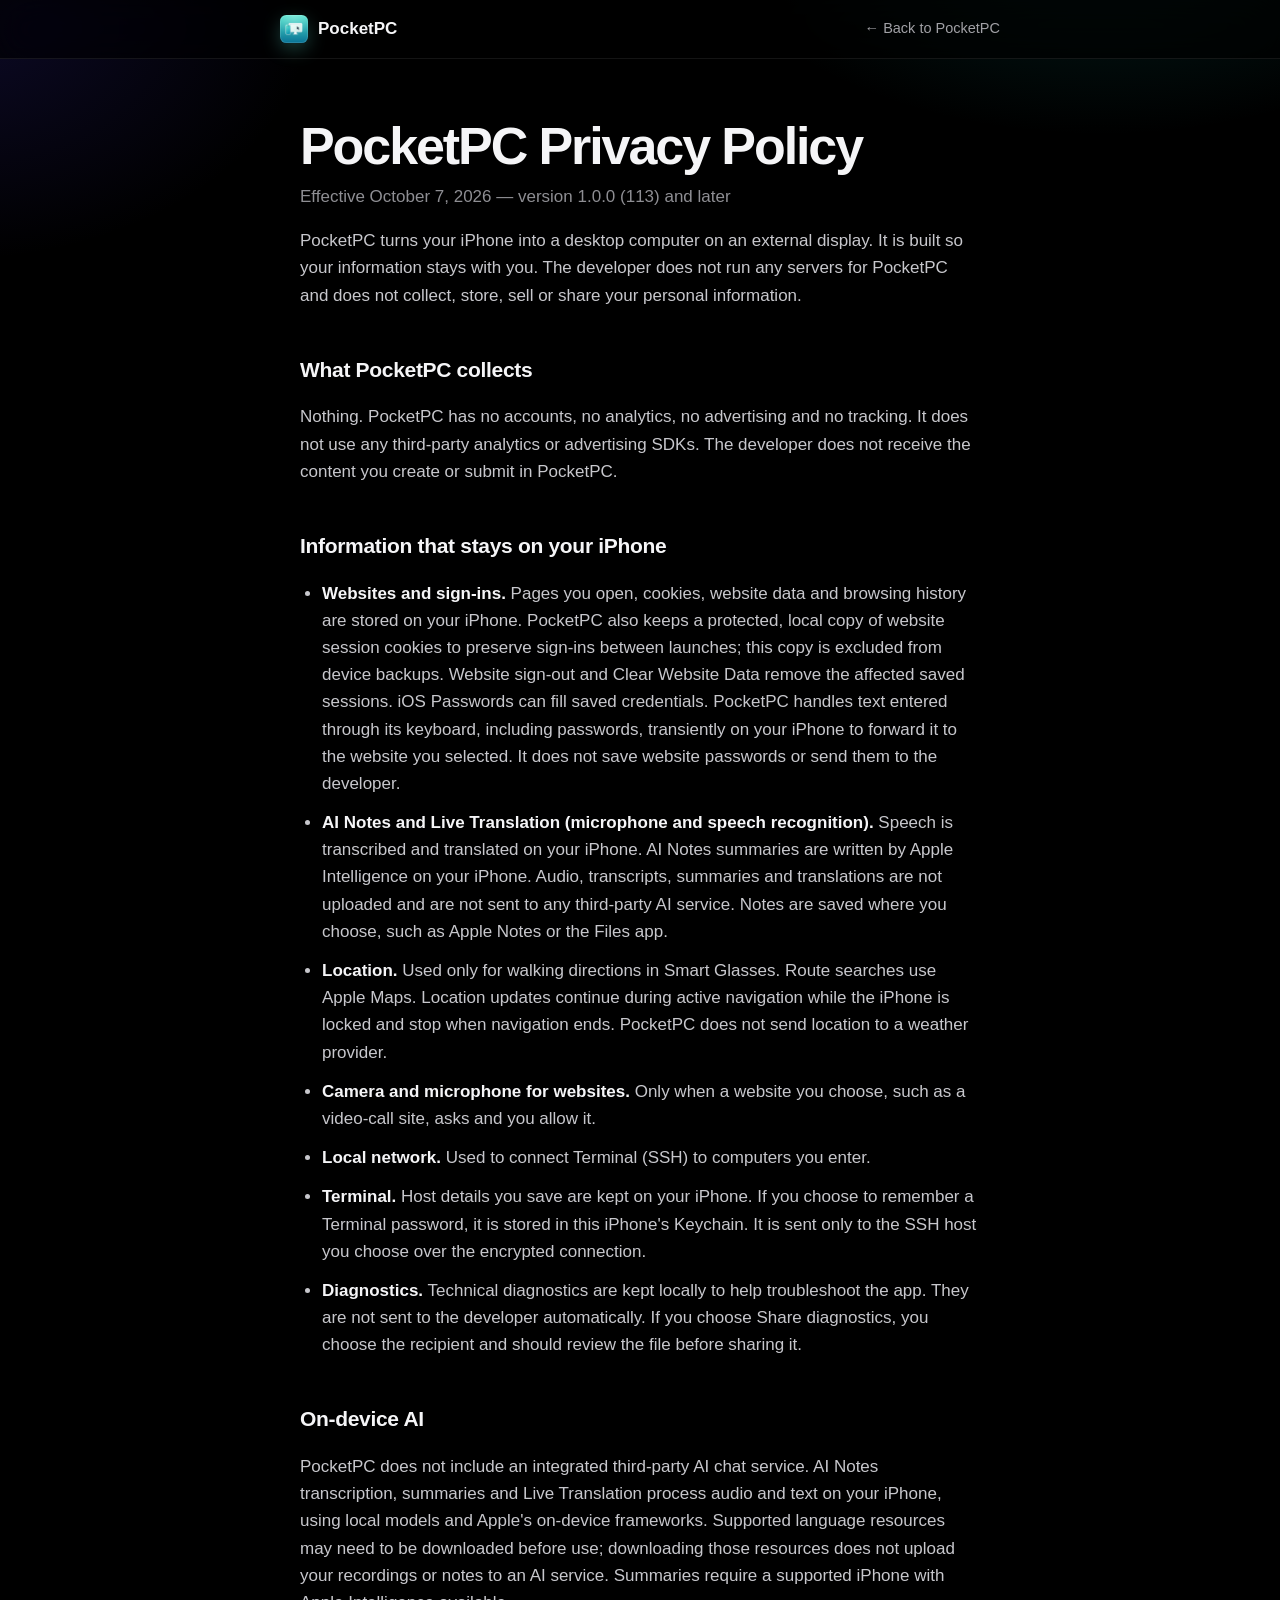
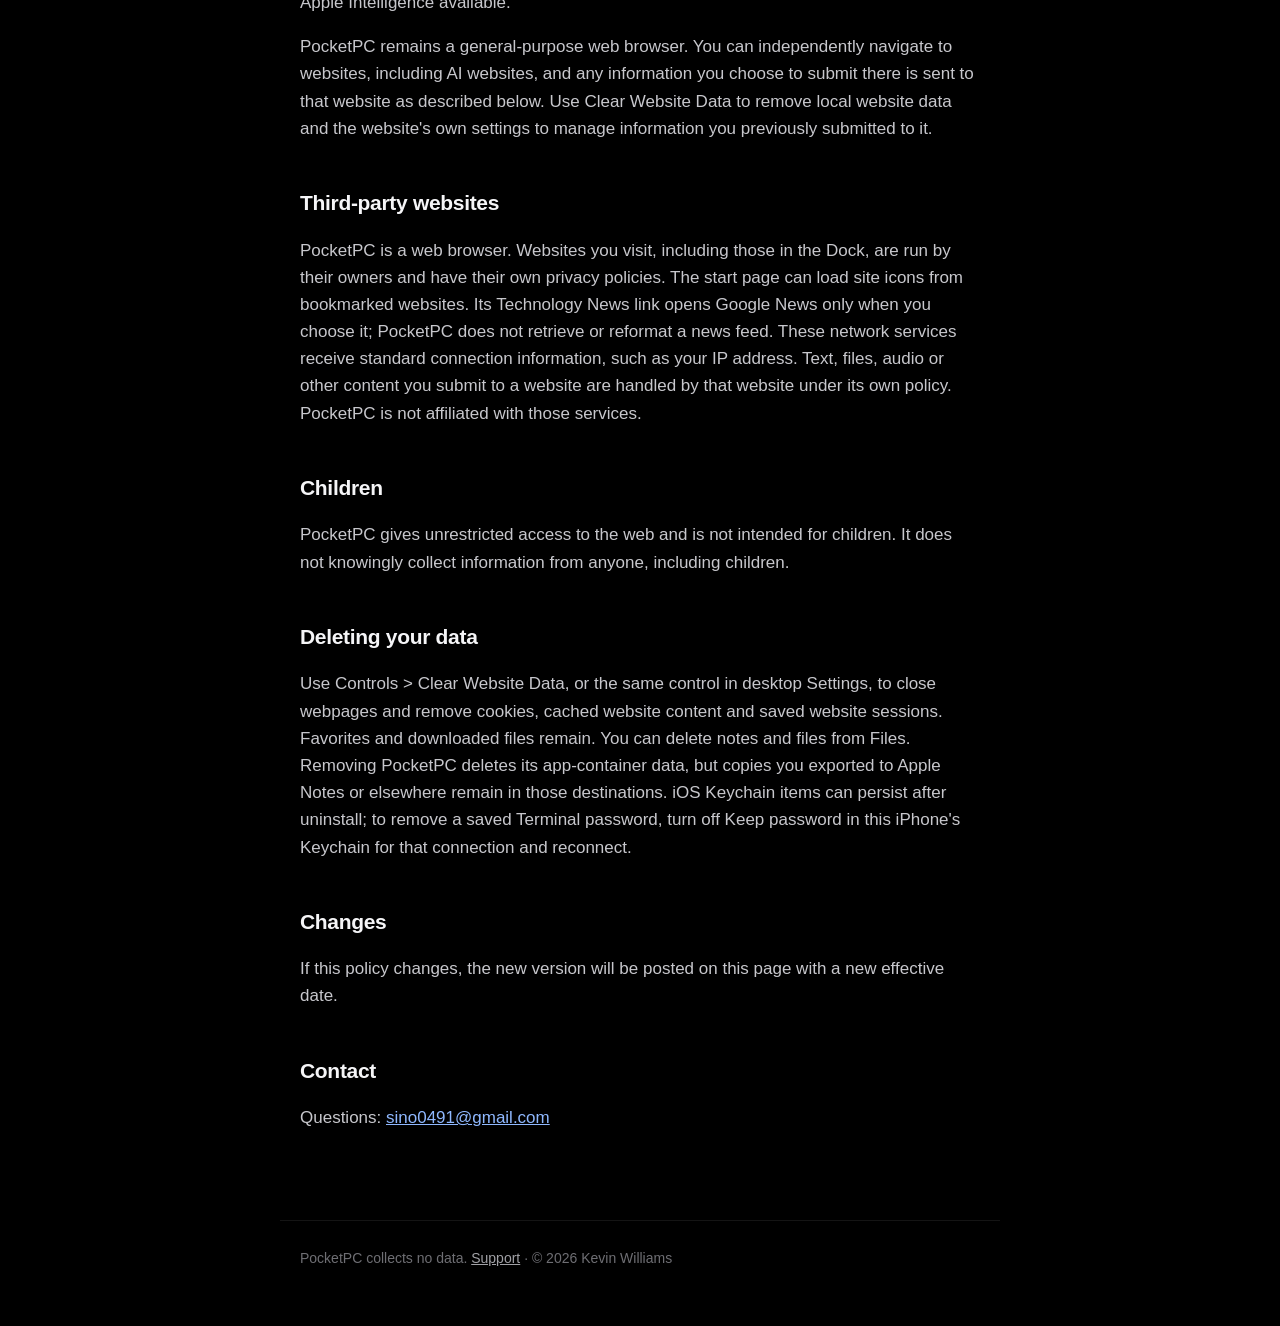
<file: privacy.html>
<!doctype html>
<html lang="en">
<head>
<meta charset="utf-8">
<meta name="viewport" content="width=device-width, initial-scale=1">
<title>PocketPC Privacy Policy</title>
<meta name="description" content="PocketPC collects no data. Read how PocketPC handles websites, on-device speech, location and files on your iPhone.">
<meta name="theme-color" content="#000000">
<link rel="icon" type="image/png" sizes="48x48" href="assets/favicon.png?v=20261030">
<link rel="apple-touch-icon" href="assets/apple-touch-icon.png?v=20261030">
<style>
  :root { color-scheme: dark; }
  * { box-sizing: border-box; }
  body { margin: 0; background: #000; color: #f5f5f7; font: 17px/1.6 -apple-system, BlinkMacSystemFont, "SF Pro Text", "Segoe UI", Roboto, "Helvetica Neue", Arial, sans-serif; -webkit-font-smoothing: antialiased; }
  body::before { content: ""; position: fixed; inset: -20% -10% auto; height: 70%; pointer-events: none; background: radial-gradient(600px 360px at 80% 10%, rgba(15,143,138,.25), transparent 70%), radial-gradient(520px 360px at 5% 30%, rgba(59,47,184,.22), transparent 70%); z-index: -1; }
  .top { position: sticky; top: 0; z-index: 10; background: rgba(0,0,0,.7); backdrop-filter: saturate(1.8) blur(20px); -webkit-backdrop-filter: saturate(1.8) blur(20px); border-bottom: 1px solid rgba(255,255,255,.08); }
  .top .in { max-width: 760px; margin: 0 auto; padding: 0 20px; height: 58px; display: flex; align-items: center; justify-content: space-between; }
  .brand { display: flex; align-items: center; gap: 10px; color: #f5f5f7; font-weight: 700; font-size: 17px; text-decoration: none; }
  .brand i { width: 28px; height: 28px; border-radius: 22.5%; background: #0b1628 url(assets/app-icon.png?v=20261030) center / cover; box-shadow: inset 0 0 0 1px rgba(255,255,255,.12), 0 6px 18px rgba(88,220,200,.28); }
  .back { color: #a1a1a6; font-size: 14.5px; text-decoration: none; }
  .back:hover { color: #fff; }
  main { max-width: 720px; margin: 0 auto; padding: 60px 20px 72px; }
  h1 { font-size: clamp(36px, 6.5vw, 52px); line-height: 1.04; letter-spacing: -.04em; margin: 0 0 10px; }
  h2 { font-size: 21px; letter-spacing: -.015em; margin: 44px 0 10px; }
  p, li { color: #c7c7cc; }
  li { margin: 12px 0; }
  ul { padding-left: 22px; }
  strong { color: #f5f5f7; }
  .muted { color: #8e8e93; margin-top: 0; }
  a { color: #8fb8ff; }
  footer { max-width: 720px; margin: 0 auto; padding: 26px 20px 56px; border-top: 1px solid rgba(255,255,255,.08); color: #6e6e73; font-size: 14px; }
  footer a { color: #a1a1a6; }
</style>
</head>
<body>
<header class="top"><div class="in"><a class="brand" href="./"><i></i>PocketPC</a><a class="back" href="./">← Back to PocketPC</a></div></header>
<main>
<h1>PocketPC Privacy Policy</h1>
<p class="muted">Effective October 7, 2026 — version 1.0.0 (113) and later</p>

<p>PocketPC turns your iPhone into a desktop computer on an external display. It is built so your information stays with you. The developer does not run any servers for PocketPC and does not collect, store, sell or share your personal information.</p>

<h2>What PocketPC collects</h2>
<p>Nothing. PocketPC has no accounts, no analytics, no advertising and no tracking. It does not use any third-party analytics or advertising SDKs. The developer does not receive the content you create or submit in PocketPC.</p>

<h2>Information that stays on your iPhone</h2>
<ul>
  <li><strong>Websites and sign-ins.</strong> Pages you open, cookies, website data and browsing history are stored on your iPhone. PocketPC also keeps a protected, local copy of website session cookies to preserve sign-ins between launches; this copy is excluded from device backups. Website sign-out and Clear Website Data remove the affected saved sessions. iOS Passwords can fill saved credentials. PocketPC handles text entered through its keyboard, including passwords, transiently on your iPhone to forward it to the website you selected. It does not save website passwords or send them to the developer.</li>
  <li><strong>AI Notes and Live Translation (microphone and speech recognition).</strong> Speech is transcribed and translated on your iPhone. AI Notes summaries are written by Apple Intelligence on your iPhone. Audio, transcripts, summaries and translations are not uploaded and are not sent to any third-party AI service. Notes are saved where you choose, such as Apple Notes or the Files app.</li>
  <li><strong>Location.</strong> Used only for walking directions in Smart Glasses. Route searches use Apple Maps. Location updates continue during active navigation while the iPhone is locked and stop when navigation ends. PocketPC does not send location to a weather provider.</li>
  <li><strong>Camera and microphone for websites.</strong> Only when a website you choose, such as a video-call site, asks and you allow it.</li>
  <li><strong>Local network.</strong> Used to connect Terminal (SSH) to computers you enter.</li>
  <li><strong>Terminal.</strong> Host details you save are kept on your iPhone. If you choose to remember a Terminal password, it is stored in this iPhone's Keychain. It is sent only to the SSH host you choose over the encrypted connection.</li>
  <li><strong>Diagnostics.</strong> Technical diagnostics are kept locally to help troubleshoot the app. They are not sent to the developer automatically. If you choose Share diagnostics, you choose the recipient and should review the file before sharing it.</li>
</ul>

<h2 id="on-device-ai">On-device AI</h2>
<p>PocketPC does not include an integrated third-party AI chat service. AI Notes transcription, summaries and Live Translation process audio and text on your iPhone, using local models and Apple's on-device frameworks. Supported language resources may need to be downloaded before use; downloading those resources does not upload your recordings or notes to an AI service. Summaries require a supported iPhone with Apple Intelligence available.</p>
<p>PocketPC remains a general-purpose web browser. You can independently navigate to websites, including AI websites, and any information you choose to submit there is sent to that website as described below. Use Clear Website Data to remove local website data and the website's own settings to manage information you previously submitted to it.</p>

<h2>Third-party websites</h2>
<p>PocketPC is a web browser. Websites you visit, including those in the Dock, are run by their owners and have their own privacy policies. The start page can load site icons from bookmarked websites. Its Technology News link opens Google News only when you choose it; PocketPC does not retrieve or reformat a news feed. These network services receive standard connection information, such as your IP address. Text, files, audio or other content you submit to a website are handled by that website under its own policy. PocketPC is not affiliated with those services.</p>

<h2>Children</h2>
<p>PocketPC gives unrestricted access to the web and is not intended for children. It does not knowingly collect information from anyone, including children.</p>

<h2>Deleting your data</h2>
<p>Use Controls > Clear Website Data, or the same control in desktop Settings, to close webpages and remove cookies, cached website content and saved website sessions. Favorites and downloaded files remain. You can delete notes and files from Files. Removing PocketPC deletes its app-container data, but copies you exported to Apple Notes or elsewhere remain in those destinations. iOS Keychain items can persist after uninstall; to remove a saved Terminal password, turn off Keep password in this iPhone's Keychain for that connection and reconnect.</p>

<h2>Changes</h2>
<p>If this policy changes, the new version will be posted on this page with a new effective date.</p>

<h2>Contact</h2>
<p>Questions: <a href="mailto:sino0491@gmail.com">sino0491@gmail.com</a></p>
</main>
<footer>PocketPC collects no data. <a href="./#help">Support</a> · © 2026 Kevin Williams</footer>
</body>
</html>
</file>
<file: assets/site.css>
/* PocketPC site — v100 */
:root {
  color-scheme: dark;
  --bg: #000; --bg2: #05070d; --ink: #f5f5f7; --ink-2: #a1a1a6; --ink-3: #86868b;
  --line: rgba(255,255,255,.08); --line2: rgba(255,255,255,.14); --card: rgba(255,255,255,.035);
  --teal: #1cc8c1; --mint: #8ff1ea; --blue: #2f7bf6; --sky: #8fb8ff; --indigo: #6b5cff; --lav: #b9adff;
  --hud: #54ff61;
  --grad: linear-gradient(90deg, var(--mint), var(--sky) 50%, var(--lav));
  --ease: cubic-bezier(.2,.8,.2,1);
  --ease-out: cubic-bezier(.16,1,.3,1);
  --spring: cubic-bezier(.34,1.4,.5,1);
  --font: -apple-system, BlinkMacSystemFont, "SF Pro Display", "SF Pro Text", "Segoe UI Variable Display", "Segoe UI", Roboto, "Helvetica Neue", Arial, sans-serif;
  --mono: ui-monospace, "SF Mono", SFMono-Regular, Menlo, Consolas, monospace;
  interpolate-size: allow-keywords;
}
* { box-sizing: border-box; }
html { scroll-behavior: smooth; scroll-padding-top: 64px; -webkit-text-size-adjust: 100%; }
html.lock { overflow: hidden; }
body { margin: 0; background: var(--bg); color: var(--ink); font: 17px/1.55 var(--font); -webkit-font-smoothing: antialiased; -moz-osx-font-smoothing: grayscale; overflow-x: hidden; }
img { max-width: 100%; }
[hidden] { display: none !important; }
a { color: var(--sky); text-decoration: none; }
a:hover { text-decoration: underline; }
button { font: inherit; color: inherit; }
:focus-visible { outline: 2px solid var(--sky); outline-offset: 3px; border-radius: 6px; }
.wrap { max-width: 1200px; margin: 0 auto; padding: 0 28px; }
.skip { position: fixed; left: 16px; top: -60px; z-index: 1000; background: #fff; color: #000; padding: 10px 16px; border-radius: 10px; font-weight: 600; transition: top .2s; }
.skip:focus { top: 12px; text-decoration: none; }
svg.i { width: 1em; height: 1em; fill: none; stroke: currentColor; stroke-width: 1.8; stroke-linecap: round; stroke-linejoin: round; flex: none; }
.grad { background: var(--grad); -webkit-background-clip: text; background-clip: text; color: transparent; background-size: 200% 100%; animation: shimmer 9s linear infinite; }
@keyframes shimmer { to { background-position: -200% 0; } }
.eyebrow { display: inline-flex; align-items: center; gap: 8px; font-size: 12.5px; font-weight: 650; letter-spacing: .8px; text-transform: uppercase; color: var(--mint); background: rgba(28,200,193,.1); border: 1px solid rgba(143,241,234,.22); padding: 6px 13px; border-radius: 99px; }
h1, h2, h3, h4 { letter-spacing: -.02em; }
h2 { font-size: clamp(36px, 5.4vw, 66px); line-height: 1.04; margin: 18px 0 16px; letter-spacing: -.04em; font-weight: 700; }
.sub { color: var(--ink-2); font-size: clamp(17px, 1.6vw, 21px); line-height: 1.5; max-width: 680px; margin: 0; }
section { position: relative; padding: 130px 0; }
.center { text-align: center; }
.center .sub { margin: 0 auto; }

/* Reveal on scroll */
.js [data-reveal] { opacity: 0; transform: translateY(34px); transition: opacity 1.1s var(--ease-out), transform 1.1s var(--ease-out); transition-delay: var(--d, 0s); }
.js [data-reveal].in { opacity: 1; transform: none; }

/* Buttons */
.btn { display: inline-flex; align-items: center; gap: 10px; height: 52px; padding: 0 26px; border-radius: 99px; font-size: 17px; font-weight: 600; transition: transform .35s var(--spring), background .25s, box-shadow .35s, border-color .25s; }
.btn:hover { text-decoration: none; transform: translateY(-2px); }
.btn:active { transform: scale(.97); }
.btn.primary { background: #fff; color: #000; box-shadow: 0 10px 40px -10px rgba(143,184,255,.6); }
.btn.primary:hover { box-shadow: 0 16px 50px -10px rgba(143,241,234,.75); }
.btn.primary svg { font-size: 14px; }
.btn.ghost { color: var(--ink); border: 1px solid var(--line2); background: rgba(255,255,255,.04); }
.btn.ghost:hover { background: rgba(255,255,255,.09); border-color: rgba(255,255,255,.24); }
.btn.ghost svg { transition: transform .3s var(--ease); }
.btn.ghost:hover svg { transform: translateX(3px); }
.icon-btn { width: 42px; height: 42px; border-radius: 50%; border: 1px solid var(--line2); background: rgba(255,255,255,.05); color: var(--ink); display: inline-grid; place-items: center; cursor: pointer; font-size: 17px; transition: background .2s, transform .2s var(--spring); }
.icon-btn:hover { background: rgba(255,255,255,.12); transform: scale(1.06); }
.pill { display: inline-flex; align-items: center; gap: 10px; font-size: 14px; font-weight: 550; color: var(--ink); padding: 8px 16px 8px 13px; border-radius: 99px; background: rgba(255,255,255,.06); border: 1px solid var(--line2); transition: background .25s, border-color .25s; }
.pill:hover { text-decoration: none; background: rgba(255,255,255,.1); border-color: rgba(143,241,234,.35); }
.dot { width: 8px; height: 8px; border-radius: 50%; background: var(--teal); box-shadow: 0 0 0 0 rgba(28,200,193,.6); animation: pulse 1.9s infinite; flex: none; }
@keyframes pulse { 70% { box-shadow: 0 0 0 9px rgba(28,200,193,0); } 100% { box-shadow: 0 0 0 0 rgba(28,200,193,0); } }

/* Nav */
.nav { position: fixed; inset: 0 0 auto; z-index: 100; transition: background .35s, border-color .35s, backdrop-filter .35s; border-bottom: 1px solid transparent; }
.nav.solid { background: rgba(0,0,0,.68); backdrop-filter: saturate(1.8) blur(20px); -webkit-backdrop-filter: saturate(1.8) blur(20px); border-bottom-color: var(--line); }
.nav-in { max-width: 1200px; margin: 0 auto; padding: 0 28px; height: 60px; display: flex; align-items: center; gap: 24px; }
.brand { display: flex; align-items: center; gap: 10px; font-weight: 700; font-size: 18px; color: var(--ink); letter-spacing: -.01em; }
.brand:hover { text-decoration: none; }
.logo { width: 30px; height: 30px; flex: none; border-radius: 22.5%; background: #0b1628 url(app-icon.png?v=20261030) center / cover no-repeat; box-shadow: inset 0 0 0 1px rgba(255,255,255,.12), 0 6px 18px rgba(88,220,200,.28); }
.links { display: flex; gap: 2px; margin-left: auto; }
.links a { color: rgba(255,255,255,.72); font-size: 14px; padding: 7px 12px; border-radius: 99px; transition: color .2s, background .2s; }
.links a:hover { text-decoration: none; color: #fff; background: rgba(255,255,255,.07); }
.links a.on { color: #fff; background: rgba(255,255,255,.1); }
.nav-cta { font-size: 13.5px; font-weight: 600; color: #000; background: #fff; padding: 7px 15px; border-radius: 99px; transition: transform .3s var(--spring), box-shadow .3s; white-space: nowrap; }
.nav-cta:hover { text-decoration: none; transform: scale(1.04); box-shadow: 0 6px 24px rgba(143,184,255,.45); }
.menu-btn { display: none; width: 40px; height: 40px; border: 0; background: none; padding: 0; cursor: pointer; position: relative; margin-right: -8px; }
.menu-btn i { position: absolute; left: 11px; right: 11px; height: 1.6px; border-radius: 2px; background: #fff; transition: transform .35s var(--ease), top .35s var(--ease); }
.menu-btn i:first-child { top: 16px; } .menu-btn i:last-child { top: 23px; }
.nav.open .menu-btn i:first-child { top: 19.5px; transform: rotate(45deg); }
.nav.open .menu-btn i:last-child { top: 19.5px; transform: rotate(-45deg); }
.mnav { display: none; }
.progress { position: absolute; left: 0; right: 0; bottom: -1px; height: 2px; pointer-events: none; }
.progress i { display: block; height: 100%; width: 100%; transform-origin: 0 50%; transform: scaleX(0); background: var(--grad); opacity: .85; }

/* Hero */
.hero { padding: 132px 0 40px; overflow: hidden; }
.hero-video { position: relative; z-index: 1; max-width: 1040px; margin: 56px auto 0; }
.hero-video-player { aspect-ratio: 16 / 9; overflow: hidden; border: 1px solid var(--line2); border-radius: 20px; background: #000; box-shadow: 0 24px 80px rgba(0,0,0,.35); }
.hero-video-player video { display: block; width: 100%; height: 100%; border: 0; }
.hero-video figcaption { display: flex; justify-content: space-between; flex-wrap: wrap; gap: 8px 20px; margin-top: 14px; color: var(--ink-2); font-size: 14px; }
.hero-bg { position: absolute; inset: 0; pointer-events: none; z-index: 0; }
.aurora { position: absolute; inset: -20% -10% auto; height: 110%; }
.aurora i { position: absolute; border-radius: 50%; filter: blur(100px); opacity: .5; animation: drift 24s ease-in-out infinite alternate; will-change: transform; }
.aurora i:nth-child(1) { width: 640px; height: 540px; left: 60%; top: 2%; background: #0f8f8a; }
.aurora i:nth-child(2) { width: 600px; height: 540px; left: -8%; top: 30%; background: #3b2fb8; animation-duration: 28s; }
.aurora i:nth-child(3) { width: 460px; height: 400px; left: 32%; top: 12%; background: #1b4fb4; opacity: .32; animation-duration: 32s; }
@keyframes drift { 50% { transform: translate(60px, 40px) scale(1.08); } 100% { transform: translate(-40px, 70px) scale(.95); } }
.hero-grid { position: absolute; inset: 0; background-image: linear-gradient(rgba(255,255,255,.035) 1px, transparent 1px), linear-gradient(90deg, rgba(255,255,255,.035) 1px, transparent 1px); background-size: 64px 64px; mask-image: radial-gradient(ellipse 70% 55% at 50% 30%, #000 20%, transparent 75%); -webkit-mask-image: radial-gradient(ellipse 70% 55% at 50% 30%, #000 20%, transparent 75%); }
.hero-copy { position: relative; z-index: 1; text-align: center; max-width: 900px; will-change: transform, opacity; }
.h-hero { font-size: clamp(50px, 8.6vw, 108px); line-height: .96; letter-spacing: -.048em; margin: 26px 0 24px; font-weight: 750; }
.h-hero .w { display: inline-block; white-space: pre; }
.js .h-hero .w { opacity: 0; transform: translateY(.34em); filter: blur(14px); animation: wordIn 1.2s var(--ease-out) forwards; animation-delay: calc(var(--i) * 75ms + 120ms); }
@keyframes wordIn { to { opacity: 1; transform: none; filter: blur(0); } }
.lede { font-size: clamp(18px, 1.9vw, 22px); color: var(--ink-2); max-width: 700px; margin: 0 auto; line-height: 1.5; }
.cta-row { display: flex; justify-content: center; gap: 12px; margin-top: 34px; flex-wrap: wrap; }
.js .intro { opacity: 0; transform: translateY(18px); animation: fadeUp 1s var(--ease-out) forwards; animation-delay: var(--d, 0s); }
@keyframes fadeUp { to { opacity: 1; transform: none; } }

/* Demo stage */
.stage { position: relative; z-index: 2; max-width: 1260px; margin: 64px auto 0; padding: 0 28px; }
.stage-glow { position: absolute; left: 10%; right: 22%; top: 8%; height: 70%; border-radius: 50%; background: radial-gradient(closest-side, rgba(47,123,246,.32), rgba(107,92,255,.14) 60%, transparent); filter: blur(40px); pointer-events: none; }
.rig-scale { position: relative; transform-origin: 50% 0; will-change: transform; }
.js .rig-scale { opacity: 0; animation: rigIn 1.4s var(--ease-out) .55s forwards; }
@keyframes rigIn { from { opacity: 0; translate: 0 60px; } to { opacity: 1; translate: 0 0; } }
.rig { position: relative; padding-right: 20.5%; }
.monitor { position: relative; }
.bezel { position: relative; padding: 1.05%; border-radius: 24px; background: linear-gradient(180deg, #30353f, #16181e 60%, #101216); box-shadow: 0 0 0 1px rgba(255,255,255,.1) inset, 0 1px 0 rgba(255,255,255,.22) inset, 0 70px 120px -30px rgba(0,0,0,.9), 0 30px 80px -40px rgba(47,123,246,.5); }
.desk { position: relative; aspect-ratio: 16 / 9; border-radius: 13px; overflow: hidden; background: #000; cursor: default; touch-action: pan-y; box-shadow: 0 0 0 1px rgba(0,0,0,.8); }
.stand { position: relative; width: 17%; height: 40px; margin: 0 auto; background: linear-gradient(90deg, #15181e, #2b3039 50%, #15181e); clip-path: polygon(14% 0, 86% 0, 100% 100%, 0 100%); }
.stand i { position: absolute; left: -45%; right: -45%; bottom: -7px; height: 8px; border-radius: 8px; background: linear-gradient(#2a2f38, #121419); box-shadow: 0 20px 40px rgba(0,0,0,.6); }
.power { position: absolute; inset: 0; z-index: 3; background: #030406; pointer-events: none; transition: opacity 1.1s ease .15s; }
.power::before { content: ""; position: absolute; left: 50%; top: 50%; width: 30%; aspect-ratio: 1; margin: -15% 0 0 -15%; border-radius: 50%; background: radial-gradient(circle, rgba(200,240,255,.9), rgba(47,123,246,.35) 40%, transparent 70%); opacity: 0; transform: scale(.2); }
.power::after { content: "PocketPC"; position: absolute; inset: 0; display: grid; place-items: center; font-weight: 700; font-size: clamp(12px, 1.6vw, 20px); letter-spacing: -.01em; color: rgba(255,255,255,.14); }
.rig.linking .power::after { animation: blinkText 1s ease-in-out infinite; }
@keyframes blinkText { 50% { color: rgba(255,255,255,.34); } }
.rig.on .power { opacity: 0; }
.rig.on .power::before { animation: bloom 1.1s var(--ease-out) forwards; }
.rig.on .power::after { opacity: 0; transition: opacity .3s; }
@keyframes bloom { 0% { opacity: 0; transform: scale(.2); } 30% { opacity: 1; } 100% { opacity: 0; transform: scale(4); } }
.glare { position: absolute; inset: 0; z-index: 4; pointer-events: none; background: linear-gradient(118deg, rgba(255,255,255,.075), rgba(255,255,255,0) 34%, rgba(255,255,255,0) 70%, rgba(255,255,255,.03)); }

/* Virtual desktop (960×540 virtual px) */
.vd { position: absolute; left: 0; top: 0; width: 960px; height: 540px; transform-origin: 0 0; font-size: 11px; line-height: 1.35; color: #1d2230; user-select: none; -webkit-user-select: none; overflow: hidden; }
.vd button { cursor: pointer; font: inherit; }
.wall { position: absolute; inset: 0; z-index: 0; background: #3b5a3a url(wallpaper.jpg) center / cover; }
.menubar { position: absolute; inset: 0 0 auto; height: 22px; z-index: 50; display: flex; align-items: center; gap: 2px; padding: 0 8px; color: #fff; font-size: 11px; background: rgba(24,26,34,.52); backdrop-filter: blur(14px) saturate(1.5); -webkit-backdrop-filter: blur(14px) saturate(1.5); transition: transform .6s var(--ease-out) .35s; }
.mt { height: 18px; border: 0; background: none; color: #fff; padding: 0 7px; border-radius: 5px; font-size: 11px; display: inline-flex; align-items: center; transition: background .15s; }
.mt:hover, .mt.open, .mt.vh { background: rgba(255,255,255,.2); }
.mt-logo svg { width: 11px; height: 11px; }
.mt-app { font-weight: 700; }
.menubar .sp { flex: 1; }
.menubar .mbi { width: 12px; height: 12px; margin: 0 8px 0 10px; }
.wsn-row { display: flex; gap: 3px; }
.wsn { width: 15px; height: 14px; border: 0; padding: 0; border-radius: 4px; font-size: 9px; font-weight: 700; background: rgba(255,255,255,.18); color: rgba(255,255,255,.85); transition: background .25s, color .25s, transform .2s; }
.wsn:hover { background: rgba(255,255,255,.34); }
.wsn.on { background: #fff; color: #111; }
.clock { font-variant-numeric: tabular-nums; white-space: nowrap; }
.rig:not(.on) .menubar { transform: translateY(-100%); }
.vd.fs .menubar { transform: translateY(-100%); transition-delay: 0s; }

#layers { position: absolute; inset: 0; z-index: 1; transition: opacity .5s; }
.overview #layers { z-index: 3; }
.ws-layer { position: absolute; inset: 0; transition: transform .7s var(--ease-out); pointer-events: none; }
.win { position: absolute; border-radius: 11px; background: #f7f8fa; overflow: hidden; pointer-events: auto; box-shadow: 0 22px 48px rgba(0,0,0,.34), 0 0 0 .5px rgba(0,0,0,.35); transition: transform .5s var(--ease-out), opacity .38s ease, box-shadow .3s; }
.win.anim { transition: transform .5s var(--ease-out), opacity .38s ease, left .5s var(--ease-out), top .5s var(--ease-out), width .5s var(--ease-out), height .5s var(--ease-out), border-radius .5s; }
.win.hidden { display: none; }
.win.dragging, .win.sizing { transition: none; box-shadow: 0 30px 70px rgba(0,0,0,.45), 0 0 0 .5px rgba(0,0,0,.3); }
.win.full { border-radius: 0; }
.tb { position: relative; height: 26px; display: flex; align-items: center; justify-content: center; font-size: 11px; font-weight: 600; color: #3c4250; background: #eceef2; border-bottom: 1px solid rgba(0,0,0,.07); cursor: grab; }
.win.dark .tb { background: #1d222c; color: #b9c1cf; border-bottom-color: rgba(255,255,255,.06); }
.lights { position: absolute; left: 9px; top: 7.5px; display: flex; gap: 6px; }
.lt { width: 11px; height: 11px; border-radius: 50%; border: 0; padding: 0; background: #cfd3da; transition: background .2s; }
.win.dark .lt { background: #3a414d; }
.win.focus .lt.r { background: #ff5f57; } .win.focus .lt.y { background: #febc2e; } .win.focus .lt.g { background: #28c840; }
.wa-btn { position: absolute; right: 7px; top: 5px; width: 16px; height: 16px; border-radius: 50%; border: 1.2px solid currentColor; background: none; padding: 0; color: #7b8292; display: grid; place-items: center; }
.wa-btn::before { content: ""; width: 2px; height: 2px; border-radius: 50%; background: currentColor; box-shadow: -3.3px 0 currentColor, 3.3px 0 currentColor; }
.wa-btn:hover { background: rgba(0,0,0,.06); }
.win.dark .wa-btn { color: #7d8697; }
.wc { position: absolute; top: 26px; left: 0; right: 0; bottom: 0; overflow: hidden; }
.rz { position: absolute; right: 0; bottom: 0; width: 16px; height: 16px; cursor: nwse-resize; z-index: 5; }
.snap { position: absolute; z-index: 1; border-radius: 12px; background: rgba(143,184,255,.22); border: 1.5px solid rgba(255,255,255,.6); backdrop-filter: blur(6px); -webkit-backdrop-filter: blur(6px); opacity: 0; transform: scale(.96); transition: all .28s var(--ease-out); pointer-events: none; }
.snap.show { opacity: 1; transform: none; }
.scrl { overflow-y: auto; scrollbar-width: none; }
.scrl::-webkit-scrollbar { display: none; }

/* Browser window */
.bw-tabs { display: flex; align-items: flex-end; gap: 3px; height: 28px; padding: 5px 8px 0; background: #e4e7ec; }
.bw-tab { position: relative; display: flex; align-items: center; gap: 6px; height: 23px; padding: 0 22px 0 10px; border-radius: 7px 7px 0 0; font-size: 10px; color: #3a4150; max-width: 140px; min-width: 0; flex: 0 1 140px; cursor: default; }
.bw-tab.fresh { animation: tabIn .45s var(--spring); }
.bw-tab.on { background: #f7f8fa; }
.bw-tab:not(.on):hover { background: rgba(255,255,255,.45); }
.bw-tab .fi { width: 12px; height: 12px; border-radius: 3px; flex: none; display: grid; place-items: center; font-size: 7px; font-weight: 800; color: #fff; font-style: normal; }
.bw-tab .tt { overflow: hidden; text-overflow: ellipsis; white-space: nowrap; }
.bw-tab .x { position: absolute; right: 5px; top: 5px; width: 13px; height: 13px; border-radius: 4px; border: 0; background: none; padding: 0; color: #7b8292; font-size: 10px; line-height: 13px; opacity: 0; }
.bw-tab:hover .x, .bw-tab.on .x { opacity: 1; }
.bw-tab .x:hover { background: rgba(0,0,0,.08); }
.bw-plus { align-self: center; width: 20px; height: 20px; margin-left: 2px; border: 0; border-radius: 6px; background: none; color: #6b7384; font-size: 15px; line-height: 1; padding: 0; }
.bw-plus:hover { background: rgba(0,0,0,.06); }
@keyframes tabIn { from { transform: translateY(8px) scaleX(.7); opacity: 0; } }
.bw-bar { display: flex; align-items: center; gap: 4px; height: 30px; padding: 0 8px; color: #6b7384; border-bottom: 1px solid rgba(0,0,0,.06); background: #f7f8fa; }
.bw-nav { width: 20px; height: 20px; border: 0; border-radius: 6px; background: none; padding: 0; color: #6b7384; display: grid; place-items: center; font-size: 13px; }
.bw-nav:hover { background: rgba(0,0,0,.06); }
.bw-nav svg { width: 11px; height: 11px; }
.bw-nav[disabled] { opacity: .35; }
.bw-url { flex: 1; height: 20px; display: flex; align-items: center; gap: 6px; padding: 0 10px; margin: 0 4px; border-radius: 99px; background: #eceff4; color: #4a5263; font-size: 10px; white-space: nowrap; overflow: hidden; min-width: 0; }
.bw-url svg { width: 9px; height: 9px; color: #8a93a4; }
.bw-url .u { overflow: hidden; text-overflow: ellipsis; white-space: pre; }
.bw-url .caret { flex: none; margin-left: -5px; }
.bw-url.typing { box-shadow: 0 0 0 2px rgba(47,123,246,.45); background: #fff; }
.bw-star { color: #8a93a4; font-size: 12px; padding: 0 4px; }
.bw-load { position: absolute; left: 0; right: 0; top: 58px; height: 2px; z-index: 3; pointer-events: none; }
.bw-load i { display: block; height: 100%; width: 0; background: linear-gradient(90deg, #2f7bf6, #1cc8c1); opacity: 0; }
.bw-load.go i { animation: load .7s var(--ease) forwards; }
@keyframes load { 0% { width: 0; opacity: 1; } 80% { width: 85%; opacity: 1; } 100% { width: 100%; opacity: 0; } }
.bw-view { position: absolute; top: 58px; left: 0; right: 0; bottom: 0; background: #f7f8fa; }
.pg { min-height: 100%; animation: pgIn .45s var(--ease-out); }
@keyframes pgIn { from { opacity: 0; transform: translateY(6px); } }
.caret { display: inline-block; width: 1px; height: 12px; background: var(--blue); vertical-align: -2px; animation: blink 1s steps(1) infinite; }
@keyframes blink { 50% { opacity: 0; } }

/* Start page */
.pg-start { display: flex; flex-direction: column; align-items: center; padding-top: 34px; background: radial-gradient(120% 90% at 50% 0%, #e8f0ff, #f7f8fa 62%); }
.sp-logo { font-size: 22px; font-weight: 750; letter-spacing: -.035em; color: #1b2233; }
.sp-search { display: flex; align-items: center; gap: 8px; width: 64%; max-width: 400px; height: 32px; margin: 12px 0 20px; padding: 0 14px; border-radius: 99px; background: #fff; box-shadow: 0 4px 16px rgba(20,40,90,.1), 0 0 0 1px rgba(0,0,0,.05); color: #8a93a4; font-size: 11px; cursor: text; }
.sp-search svg { width: 12px; height: 12px; }
.sp-search .typed { color: #1d2230; white-space: pre; }
.sp-search.typing { box-shadow: 0 4px 16px rgba(20,40,90,.1), 0 0 0 2px rgba(47,123,246,.5); }
.fav-h { width: 80%; max-width: 440px; font-size: 9.5px; font-weight: 700; color: #6b7384; text-transform: uppercase; letter-spacing: .5px; margin-bottom: 8px; }
.favs { display: grid; grid-template-columns: repeat(6, 1fr); gap: 10px; width: 80%; max-width: 440px; }
.fav { border: 0; background: none; padding: 4px 0; border-radius: 10px; display: flex; flex-direction: column; align-items: center; gap: 5px; font-size: 9px; color: #4a5263; transition: background .2s; }
.fav:hover { background: rgba(47,123,246,.07); }
.fav i { width: 34px; height: 34px; border-radius: 9px; display: grid; place-items: center; color: #fff; font-style: normal; font-weight: 700; font-size: 13px; box-shadow: 0 4px 10px rgba(0,0,0,.14), inset 0 1px 0 rgba(255,255,255,.25); }
.news-link { margin-top: 16px; border: 0; font-size: 10px; color: var(--blue); background: #e5edff; padding: 5px 12px; border-radius: 99px; }
.news-link:hover { background: #d9e5ff; }

/* Search results */
.pg-search { padding: 14px 22px 24px; background: #fff; }
.sr-head { display: flex; align-items: center; gap: 12px; }
.sr-logo { font-size: 15px; font-weight: 750; letter-spacing: -.03em; background: linear-gradient(90deg, #2f7bf6, #1cc8c1); -webkit-background-clip: text; background-clip: text; color: transparent; }
.sr-box { flex: 1; max-width: 360px; height: 26px; display: flex; align-items: center; gap: 7px; padding: 0 12px; border-radius: 99px; box-shadow: 0 0 0 1px #dfe3ea, 0 2px 8px rgba(0,0,0,.05); font-size: 10.5px; color: #1d2230; white-space: nowrap; overflow: hidden; }
.sr-box svg { width: 10px; height: 10px; color: #8a93a4; flex: none; }
.sr-tabs { display: flex; gap: 14px; margin: 10px 0 6px; padding-bottom: 6px; border-bottom: 1px solid #eceef2; font-size: 9.5px; color: #6b7384; }
.sr-tabs .on { color: var(--blue); font-weight: 600; box-shadow: 0 7px 0 -5px var(--blue); }
.sr { padding: 8px 0 6px; max-width: 470px; animation: pgIn .5s var(--ease-out) both; }
.sr-site { display: flex; align-items: center; gap: 6px; font-size: 9px; color: #5d6474; }
.sr-site i { width: 14px; height: 14px; border-radius: 50%; display: grid; place-items: center; color: #fff; font-size: 7px; font-weight: 800; font-style: normal; }
.sr-t { display: block; margin: 3px 0 4px; font-size: 12.5px; color: #1a4fd6; font-weight: 500; white-space: nowrap; overflow: hidden; text-overflow: ellipsis; }
.sr-d i { display: block; height: 5px; border-radius: 3px; background: #e3e7ee; margin: 4px 0; }

/* Mail */
.pg-mail { display: flex; height: 100%; min-height: 100%; background: #fff; }
.ml-side { width: 112px; flex: none; padding: 10px 8px; background: #f3f5f9; font-size: 10px; color: #3a4150; }
.ml-new { width: 100%; border: 0; border-radius: 9px; background: #dfe9ff; color: #1a4fd6; font-weight: 600; font-size: 10px; padding: 7px 0; margin-bottom: 8px; }
.ml-side div { display: flex; justify-content: space-between; padding: 5px 8px; border-radius: 7px; }
.ml-side div.on { background: #dfe9ff; color: #1a4fd6; font-weight: 600; }
.ml-list { flex: 1; min-width: 0; }
.ml-row { display: flex; gap: 9px; align-items: flex-start; padding: 8px 12px; border-bottom: 1px solid #f0f2f5; font-size: 10px; color: #4a5263; }
.ml-row > i { width: 22px; height: 22px; border-radius: 50%; flex: none; display: grid; place-items: center; color: #fff; font-style: normal; font-weight: 700; font-size: 9px; }
.ml-row div { flex: 1; min-width: 0; }
.ml-row b { display: block; color: #1d2230; font-size: 10.5px; }
.ml-row span { display: block; color: #1d2230; }
.ml-row em { display: block; font-style: normal; color: #8a93a4; white-space: nowrap; overflow: hidden; text-overflow: ellipsis; }
.ml-row time { font-size: 9px; color: #8a93a4; }
.ml-row.unread b::before { content: ""; display: inline-block; width: 6px; height: 6px; border-radius: 50%; background: var(--blue); margin-right: 5px; vertical-align: 1px; }

/* Docs */
.pg-docs { background: #eef1f6; padding: 0 0 20px; }
.dc-bar { display: flex; align-items: center; gap: 6px; height: 26px; padding: 0 12px; background: #fff; border-bottom: 1px solid #e3e7ee; font-size: 10px; color: #3a4150; font-weight: 600; }
.dc-bar i { width: 16px; height: 8px; border-radius: 3px; background: #dfe3ea; }
.dc-bar span { margin-left: 6px; }
.dc-page { width: 76%; max-width: 420px; margin: 14px auto 0; background: #fff; border-radius: 4px; padding: 26px 30px 34px; box-shadow: 0 2px 10px rgba(20,40,90,.08); }
.dc-page h5 { margin: 0; font-size: 17px; letter-spacing: -.02em; color: #1b2233; }
.dc-page .dc-sub { margin: 2px 0 12px; font-size: 9.5px; color: #8a93a4; }
.dc-page h6 { margin: 14px 0 6px; font-size: 11px; color: #1b2233; }
.dc-page > i { display: block; height: 5px; border-radius: 3px; background: #e3e7ee; margin: 6px 0; }

/* Video */
.pg-video { background: #0f1115; color: #e8eaf0; padding: 12px 14px 20px; }
.vd-player { position: relative; aspect-ratio: 16 / 9; border-radius: 8px; overflow: hidden; background: #000; }
.vd-img { position: absolute; inset: 0; background: url(wallpaper.jpg) center / cover; transform: scale(1.04); }
.vd-player.playing .vd-img { animation: kb 16s ease-in-out infinite alternate; }
@keyframes kb { from { transform: scale(1.04); } to { transform: scale(1.22) translate(-3%, 2%); } }
.vd-play { position: absolute; left: 50%; top: 50%; width: 46px; height: 46px; margin: -23px; border-radius: 50%; border: 0; background: rgba(0,0,0,.55); backdrop-filter: blur(8px); color: #fff; display: grid; place-items: center; font-size: 20px; transition: opacity .3s, transform .3s var(--spring); }
.vd-play:hover { transform: scale(1.08); }
.vd-player.playing .vd-play { opacity: 0; transform: scale(.7); }
.vd-ctrl { position: absolute; left: 0; right: 0; bottom: 0; display: flex; align-items: center; gap: 8px; padding: 14px 10px 7px; background: linear-gradient(transparent, rgba(0,0,0,.6)); }
.vd-track { flex: 1; height: 3px; border-radius: 2px; background: rgba(255,255,255,.3); overflow: hidden; }
.vd-track i { display: block; height: 100%; width: 8%; background: #ff4b55; }
.vd-player.playing .vd-track i { animation: vtrack 60s linear forwards; }
@keyframes vtrack { to { width: 100%; } }
.vd-fs { border: 0; background: none; color: #fff; padding: 2px; font-size: 12px; display: grid; place-items: center; }
.vd-fs svg { width: 12px; height: 12px; }
.vd-meta { margin-top: 9px; }
.vd-meta b { display: block; font-size: 12.5px; }
.vd-meta span { font-size: 9.5px; color: #9aa1b0; }
.vd-next { display: grid; grid-template-columns: repeat(3, 1fr); gap: 8px; margin-top: 10px; }
.vd-next i { aspect-ratio: 16 / 9; border-radius: 6px; background-size: cover; background-image: url(wallpaper.jpg); }

/* Maps */
.pg-maps { position: relative; height: 100%; min-height: 100%; background: #e8efe6; overflow: hidden; }
.pg-maps svg { position: absolute; inset: 0; width: 100%; height: 100%; }
.mp-search { position: absolute; left: 12px; top: 12px; width: 180px; height: 28px; display: flex; align-items: center; gap: 7px; padding: 0 11px; border-radius: 9px; background: #fff; box-shadow: 0 4px 14px rgba(0,0,0,.14); font-size: 10.5px; color: #3a4150; }
.mp-search svg { position: static; width: 11px; height: 11px; color: #8a93a4; }
.mp-zoom { position: absolute; right: 12px; bottom: 14px; display: grid; border-radius: 8px; background: #fff; box-shadow: 0 4px 14px rgba(0,0,0,.14); overflow: hidden; }
.mp-zoom span { width: 24px; height: 24px; display: grid; place-items: center; font-size: 13px; color: #3a4150; }
.mp-zoom span + span { border-top: 1px solid #eceef2; }
.pin-drop { animation: pinDrop .7s var(--spring) both .25s; }
@keyframes pinDrop { from { transform: translateY(-40px); opacity: 0; } }

/* Music */
.pg-music { background: #fbfbfd; padding: 14px 18px 60px; position: relative; min-height: 100%; }
.mu-h { font-size: 16px; font-weight: 750; letter-spacing: -.02em; color: #1b2233; margin-bottom: 10px; }
.mu-grid { display: grid; grid-template-columns: repeat(4, 1fr); gap: 12px; }
.mu-a { font-size: 9.5px; color: #3a4150; }
.mu-a i { display: block; aspect-ratio: 1; border-radius: 8px; margin-bottom: 5px; box-shadow: 0 6px 14px rgba(0,0,0,.14); position: relative; overflow: hidden; }
.mu-a i::after { content: ""; position: absolute; width: 60%; height: 60%; right: -12%; bottom: -12%; border-radius: 50%; background: rgba(255,255,255,.22); }
.mu-a b { display: block; font-weight: 600; color: #1d2230; }
.mu-player { position: sticky; bottom: 8px; margin-top: 14px; display: flex; align-items: center; gap: 9px; padding: 7px 10px; border-radius: 12px; background: rgba(255,255,255,.9); backdrop-filter: blur(10px); box-shadow: 0 6px 20px rgba(0,0,0,.12), 0 0 0 1px rgba(0,0,0,.04); font-size: 10px; color: #1d2230; }
.mu-player i { width: 26px; height: 26px; border-radius: 6px; background: linear-gradient(135deg, #fc3c64, #b36bff); flex: none; }
.mu-player div { flex: 1; }
.mu-player span { display: block; color: #8a93a4; font-size: 9px; }
.mu-eq { display: flex; align-items: flex-end; gap: 2px; height: 12px; }
.mu-eq b { width: 3px; background: #fc3c64; border-radius: 1px; animation: eq .9s ease-in-out infinite alternate; }
.mu-eq b:nth-child(2) { animation-delay: .2s; } .mu-eq b:nth-child(3) { animation-delay: .45s; }
@keyframes eq { from { height: 3px; } to { height: 12px; } }

/* Photos */
.pg-photos { background: #fff; padding: 14px 16px 20px; }
.ph-h { display: flex; align-items: baseline; justify-content: space-between; margin-bottom: 10px; }
.ph-h b { font-size: 16px; letter-spacing: -.02em; color: #1b2233; }
.ph-h span { font-size: 9.5px; color: #8a93a4; }
.ph-grid { display: grid; grid-template-columns: repeat(4, 1fr); gap: 4px; }
.ph-grid i { aspect-ratio: 1; border-radius: 4px; background: url(wallpaper.jpg); background-size: 420%; animation: pgIn .5s var(--ease-out) both; }

/* News */
.pg-news { background: #fff; padding: 14px 18px 20px; }
.nw-h { display: flex; align-items: center; gap: 8px; font-size: 16px; font-weight: 750; letter-spacing: -.02em; color: #1b2233; margin-bottom: 10px; }
.nw-h span { font-size: 9px; font-weight: 600; letter-spacing: .4px; color: #fff; background: #6b5cff; padding: 2px 7px; border-radius: 99px; }
.nw-lead { display: grid; grid-template-columns: 1.2fr 1fr; gap: 12px; padding-bottom: 12px; border-bottom: 1px solid #eceef2; }
.nw-lead > i { aspect-ratio: 16 / 10; border-radius: 8px; background: linear-gradient(135deg, #0e1a3a, #2f7bf6 60%, #1cc8c1); }
.nw-lines i, .nw-row div i { display: block; height: 6px; border-radius: 3px; background: #e3e7ee; margin: 6px 0; }
.nw-lines i.t, .nw-row div i.t { height: 9px; background: #c9d2e0; }
.nw-row { display: flex; gap: 10px; padding: 9px 0; border-bottom: 1px solid #f0f2f5; }
.nw-row > i { width: 64px; aspect-ratio: 4 / 3; border-radius: 6px; flex: none; }
.nw-row div { flex: 1; }

/* Web app window */
.wa { position: absolute; inset: 0; display: flex; background: #0e1726; color: #dff7f5; }
.wa-side { width: 44px; display: flex; flex-direction: column; align-items: center; gap: 10px; padding-top: 12px; background: rgba(255,255,255,.04); }
.wa-side i { width: 20px; height: 20px; border-radius: 6px; background: rgba(255,255,255,.12); }
.wa-side i:first-child { background: linear-gradient(135deg, #1cc8c1, #2f7bf6); }
.wa-main { flex: 1; padding: 14px 16px; }
.wa-main b { font-size: 14px; display: block; }
.wa-main small { color: #7f94a8; font-size: 9.5px; }
.wa-cards { display: grid; grid-template-columns: repeat(3, 1fr); gap: 8px; margin: 12px 0; }
.wa-cards i { height: 52px; border-radius: 9px; background: rgba(255,255,255,.07); position: relative; overflow: hidden; }
.wa-cards i::after { content: ""; position: absolute; left: 8px; right: 30%; bottom: 10px; height: 5px; border-radius: 3px; background: rgba(143,241,234,.6); }
.wa-cards i:nth-child(2)::after { background: rgba(143,184,255,.6); right: 45%; }
.wa-cards i:nth-child(3)::after { background: rgba(185,173,255,.6); right: 20%; }
.wa-chart { height: 90px; border-radius: 10px; background: linear-gradient(180deg, rgba(28,200,193,.25), transparent), rgba(255,255,255,.04); position: relative; overflow: hidden; }
.wa-chart svg { position: absolute; inset: 0; width: 100%; height: 100%; }


/* Terminal window */
.win.dark { background: #0d1118; }
.tkeys { display: flex; gap: 4px; padding: 5px 8px; background: #151a22; border-bottom: 1px solid rgba(255,255,255,.05); font: 9px/1 var(--mono); color: #aeb8c6; }
.tkeys span { padding: 4px 6px; border-radius: 5px; background: rgba(255,255,255,.06); }
.tkeys span:first-child { background: none; color: #7d8697; }
.term { position: absolute; top: 25px; left: 0; right: 0; bottom: 0; padding: 8px 12px; font: 10px/1.55 var(--mono); color: #cfe9e7; white-space: pre-wrap; word-break: break-all; }
.term .p { color: var(--teal); }
.term .c { display: inline-block; width: 6px; height: 11px; background: var(--teal); vertical-align: -2px; animation: blink 1s steps(1) infinite; }
.term .ok { color: #7fe39a; }
.term .dim { color: #7d8697; }

/* Files window */
.fw { display: flex; height: 100%; }
.fw-side { width: 118px; padding: 10px 8px; background: #eef0f4; border-right: 1px solid rgba(0,0,0,.06); font-size: 10px; color: #3a4150; flex: none; }
.fw-side small { display: block; font-size: 8.5px; font-weight: 700; color: #8a93a4; margin: 0 0 6px 4px; letter-spacing: .4px; }
.fw-side div { padding: 5px 7px; border-radius: 6px; }
.fw-side div.on { background: #dfe8fb; color: var(--blue); font-weight: 600; }
.fw-main { flex: 1; padding: 10px 12px; min-width: 0; }
.fw-main h4 { margin: 0 0 8px; font-size: 13px; color: #1d2230; }
.frow { display: flex; align-items: center; gap: 8px; padding: 5px 6px; border-radius: 6px; font-size: 10px; color: #2b3242; white-space: nowrap; }
.frow:nth-child(odd) { background: #f0f2f6; }
.frow.sel { background: #2f7bf6; color: #fff; }
.frow.sel em { color: rgba(255,255,255,.8); }
.frow i { width: 14px; height: 12px; border-radius: 3px; flex: none; }
.frow em { margin-left: auto; font-style: normal; color: #8a93a4; font-size: 9px; }

/* Settings window */
.sw { padding: 12px 14px; background: #f2f3f6; height: 100%; }
.sw-head { display: flex; align-items: center; gap: 10px; margin-bottom: 10px; }
.sw-head .logo { width: 30px; height: 30px; box-shadow: none; }
.sw-head b { font-size: 14px; display: block; color: #1d2230; }
.sw-head small { color: #6b7384; font-size: 9px; }
.sw-h { font-size: 8.5px; font-weight: 700; color: #8a93a4; letter-spacing: .4px; margin: 10px 0 5px; text-transform: uppercase; }
.sw-card { background: #fff; border-radius: 9px; padding: 3px 10px; box-shadow: 0 0 0 1px rgba(0,0,0,.04); }
.sw-row { display: flex; align-items: center; gap: 8px; padding: 7px 0; font-size: 10px; border-bottom: 1px solid #eef0f3; color: #1d2230; }
.sw-row:last-child { border-bottom: 0; }
.sw-row > span { flex: 1; }
.sw-row small { display: block; color: #8a93a4; font-size: 8.5px; }
.stepper { display: flex; align-items: center; gap: 5px; }
.stepper button { width: 20px; height: 20px; border-radius: 50%; border: 0; background: #eceff4; font-size: 12px; line-height: 1; color: #3a4150; padding: 0; }
.stepper output { min-width: 26px; text-align: center; font-weight: 600; font-variant-numeric: tabular-nums; }
.tog { width: 30px; height: 18px; border-radius: 99px; border: 0; padding: 0; background: #d5d9e0; position: relative; transition: background .25s; flex: none; }
.tog::after { content: ""; position: absolute; left: 2px; top: 2px; width: 14px; height: 14px; border-radius: 50%; background: #fff; box-shadow: 0 1px 3px rgba(0,0,0,.25); transition: transform .25s var(--spring); }
.tog[aria-checked="true"] { background: #34c759; }
.tog[aria-checked="true"]::after { transform: translateX(12px); }
.pill-btn { border: 0; border-radius: 99px; padding: 4px 10px; font-size: 9.5px; font-weight: 600; background: #e7efff; color: var(--blue); white-space: nowrap; }
.pill-btn:hover { background: #d9e5ff; }
.kbd { font: 9px var(--mono); color: #4a5263; }

/* Dock */
.dock { position: absolute; left: 50%; bottom: 8px; z-index: 60; transform: translateX(-50%); display: flex; align-items: flex-end; gap: 7px; padding: 6px 8px; border-radius: 17px; background: rgba(255,255,255,.2); border: 1px solid rgba(255,255,255,.35); backdrop-filter: blur(16px) saturate(1.6); -webkit-backdrop-filter: blur(16px) saturate(1.6); transition: transform .7s var(--ease-out) .5s; }
.rig:not(.on) .dock { transform: translate(-50%, 160%); }
.vd.fs .dock { transform: translate(-50%, 160%); transition-delay: 0s; }
.di { position: relative; width: 36px; height: 36px; border: 0; padding: 0; border-radius: 9px; display: grid; place-items: center; color: #fff; font-size: 19px; box-shadow: 0 3px 8px rgba(0,0,0,.2), inset 0 1px 0 rgba(255,255,255,.25); transition: transform .3s var(--spring); }
.di:hover, .di.vh { transform: translateY(-5px) scale(1.14); }
.di.bounce { animation: bounce .7s var(--ease) 2; }
@keyframes bounce { 40% { transform: translateY(-12px); } }
.di.new { animation: dockIn .7s var(--spring); }
@keyframes dockIn { from { transform: scale(0); width: 0; margin: 0 -4px; } }
.di::after { content: ""; position: absolute; bottom: -5px; left: 50%; width: 4px; height: 4px; margin-left: -2px; border-radius: 50%; background: rgba(255,255,255,.9); opacity: 0; transition: opacity .3s; }
.di.run::after { opacity: 1; }
.dsep { width: 1px; height: 30px; margin: 0 2px 3px; background: rgba(255,255,255,.35); }
.di .tip { position: absolute; bottom: 46px; left: 50%; transform: translateX(-50%); padding: 3px 8px; border-radius: 6px; background: rgba(20,24,32,.82); color: #fff; font-size: 10px; white-space: nowrap; opacity: 0; pointer-events: none; transition: opacity .15s; }
.di:hover .tip, .di.vh .tip { opacity: 1; }

/* Overlays in the desktop */
.launch { position: absolute; inset: 0; z-index: 70; display: grid; place-items: center; background: rgba(10,14,24,.38); backdrop-filter: blur(20px) saturate(1.3); -webkit-backdrop-filter: blur(20px) saturate(1.3); opacity: 0; visibility: hidden; transition: opacity .3s, visibility .3s; }
.launch.show { opacity: 1; visibility: visible; }
.launch-in { display: flex; flex-direction: column; align-items: center; gap: 28px; transform: scale(1.06); transition: transform .4s var(--ease-out); }
.launch.show .launch-in { transform: none; }
.launch-search { display: flex; align-items: center; gap: 7px; width: 200px; height: 26px; padding: 0 11px; border-radius: 8px; background: rgba(255,255,255,.18); color: rgba(255,255,255,.75); font-size: 11px; }
.launch-grid { display: grid; grid-template-columns: repeat(5, 84px); gap: 20px; }
.la { border: 0; background: none; display: flex; flex-direction: column; align-items: center; gap: 7px; color: #fff; font-size: 11px; text-shadow: 0 1px 3px rgba(0,0,0,.5); padding: 0; }
.la i { width: 56px; height: 56px; border-radius: 14px; display: grid; place-items: center; font-size: 28px; box-shadow: 0 8px 20px rgba(0,0,0,.3), inset 0 1px 0 rgba(255,255,255,.25); transition: transform .25s var(--spring); }
.la:hover i { transform: scale(1.08); }
.launch.show .la { animation: laIn .5s var(--spring) both; animation-delay: calc(var(--i) * 35ms); }
@keyframes laIn { from { opacity: 0; transform: scale(.7); } }
.ov-shade { position: absolute; inset: 0; z-index: 2; background: rgba(8,12,20,.5); opacity: 0; visibility: hidden; transition: opacity .35s, visibility .35s; }
.overview .ov-shade { opacity: 1; visibility: visible; }
.overview .win { transition: transform .55s var(--ease-out), opacity .35s; cursor: pointer; }
.overview .win:hover { box-shadow: 0 0 0 3px var(--sky), 0 22px 48px rgba(0,0,0,.4); }
#ovLabels { position: absolute; inset: 0; z-index: 4; pointer-events: none; }
.ovl { position: absolute; transform: translateX(-50%); padding: 3px 9px; border-radius: 99px; background: rgba(20,24,32,.72); color: #fff; font-size: 10px; font-weight: 600; white-space: nowrap; animation: fadeUp .4s var(--ease-out) both .15s; opacity: 0; }
.menu { position: absolute; z-index: 95; min-width: 170px; padding: 4px; border-radius: 8px; background: rgba(246,247,250,.9); backdrop-filter: blur(20px) saturate(1.6); -webkit-backdrop-filter: blur(20px) saturate(1.6); box-shadow: 0 12px 34px rgba(0,0,0,.3), 0 0 0 .5px rgba(0,0,0,.25); opacity: 0; visibility: hidden; transform: scale(.97); transform-origin: 0 0; transition: opacity .14s, transform .14s, visibility .14s; }
.menu.show { opacity: 1; visibility: visible; transform: none; }
.menu.up { transform-origin: 0 100%; }
.mi { display: flex; align-items: center; gap: 20px; width: 100%; border: 0; background: none; padding: 3px 9px; border-radius: 5px; font-size: 11px; color: #1d2230; text-align: left; white-space: nowrap; }
.mi span { flex: 1; }
.mi kbd { font: 10px var(--font); color: #7b8292; }
.mi:hover:not([disabled]), .mi.vh { background: #2f7bf6; color: #fff; }
.mi:hover:not([disabled]) kbd, .mi.vh kbd { color: rgba(255,255,255,.85); }
.mi[disabled] { color: #a3a9b5; cursor: default; }
.menu .sep { display: block; height: 1px; margin: 4px 8px; background: rgba(0,0,0,.1); }
.notice { position: absolute; left: 50%; top: 34px; z-index: 88; transform: translate(-50%, -12px); max-width: 520px; padding: 8px 14px; border-radius: 12px; background: rgba(28,31,40,.86); backdrop-filter: blur(14px); -webkit-backdrop-filter: blur(14px); color: #fff; font-size: 11px; text-align: center; box-shadow: 0 10px 30px rgba(0,0,0,.35); opacity: 0; pointer-events: none; transition: opacity .3s, transform .4s var(--ease-out); }
.notice.show { opacity: 1; transform: translate(-50%, 0); }
.ws-hud { position: absolute; left: 50%; top: 50%; z-index: 89; transform: translate(-50%, -50%) scale(.92); display: flex; flex-direction: column; align-items: center; gap: 8px; padding: 14px 22px; border-radius: 16px; background: rgba(28,31,40,.62); backdrop-filter: blur(16px); -webkit-backdrop-filter: blur(16px); color: #fff; opacity: 0; pointer-events: none; transition: opacity .25s, transform .35s var(--ease-out); }
.ws-hud.show { opacity: 1; transform: translate(-50%, -50%); }
.ws-hud b { font-size: 14px; }
.ws-hud span { display: flex; gap: 5px; }
.ws-hud i { width: 18px; height: 11px; border-radius: 3px; background: rgba(255,255,255,.25); transition: background .2s; }
.ws-hud i.on { background: #fff; }
.panel { position: absolute; left: 50%; top: 50%; z-index: 85; width: 440px; transform: translate(-50%, -48%) scale(.97); padding: 16px 18px 14px; border-radius: 14px; background: rgba(247,248,250,.94); backdrop-filter: blur(20px); -webkit-backdrop-filter: blur(20px); box-shadow: 0 24px 60px rgba(0,0,0,.4), 0 0 0 .5px rgba(0,0,0,.2); opacity: 0; visibility: hidden; transition: opacity .25s, transform .35s var(--ease-out), visibility .25s; }
.panel.show { opacity: 1; visibility: visible; transform: translate(-50%, -50%); }
.panel h5 { margin: 0 0 10px; font-size: 14px; color: #1d2230; display: flex; justify-content: space-between; align-items: center; }
.panel h5 button { border: 0; background: #e3e6ec; width: 18px; height: 18px; border-radius: 50%; font-size: 10px; color: #4a5263; padding: 0; }
.panel dl { display: grid; grid-template-columns: auto 1fr auto 1fr; gap: 6px 12px; margin: 0; font-size: 10.5px; color: #3a4150; align-items: center; }
.panel dt { font: 600 10px var(--font); color: #1d2230; background: #fff; border-radius: 5px; padding: 2px 6px; box-shadow: 0 0 0 1px rgba(0,0,0,.08), 0 1px 0 rgba(0,0,0,.08); text-align: center; white-space: nowrap; }
.panel dd { margin: 0; }
.vfs { position: absolute; inset: 0; z-index: 80; background: #000; opacity: 0; visibility: hidden; transition: opacity .45s, visibility .45s; cursor: pointer; }
.vfs.show { opacity: 1; visibility: visible; }
.vfs-img { position: absolute; inset: 0; background: url(wallpaper.jpg) center / cover; }
.vfs.show .vfs-img { animation: kb 16s ease-in-out infinite alternate; }
.vfs-bar { position: absolute; left: 24px; right: 24px; bottom: 18px; display: flex; align-items: center; gap: 12px; color: #fff; font-size: 11px; opacity: .92; }
.vfs-hint { position: absolute; left: 50%; top: 16px; transform: translateX(-50%); padding: 6px 12px; border-radius: 99px; background: rgba(0,0,0,.5); backdrop-filter: blur(10px); -webkit-backdrop-filter: blur(10px); color: #fff; font-size: 10.5px; white-space: nowrap; }
.vfs.show .vfs-hint { animation: fadeOut .5s ease 2.6s forwards; }
@keyframes fadeOut { to { opacity: 0; } }
.vfs-bar svg { width: 14px; height: 14px; }
.vfs-track { flex: 1; height: 4px; border-radius: 2px; background: rgba(255,255,255,.3); overflow: hidden; }
.vfs-track i { display: block; height: 100%; width: 30%; background: #ff4b55; }
.vfs.show .vfs-track i { animation: vtrack 60s linear forwards; }
.cursor { position: absolute; left: 0; top: 0; z-index: 100; width: 18px; height: 24px; pointer-events: none; transition: opacity .25s; filter: drop-shadow(0 2px 3px rgba(0,0,0,.45)); }
.cursor.off { opacity: 0; }
.ripple { position: absolute; z-index: 99; width: 34px; height: 34px; margin: -17px 0 0 -17px; border-radius: 50%; border: 2px solid #fff; pointer-events: none; animation: ripple .5s ease-out forwards; }
.ripple.alt { border-color: var(--mint); }
@keyframes ripple { from { transform: scale(.2); opacity: .9; } to { transform: scale(1.3); opacity: 0; } }

/* Phone */
.phone { position: absolute; right: 0; bottom: -5%; width: 21.5%; z-index: 5; aspect-ratio: 9 / 19.5; border-radius: 17% / 7.9%; padding: 2.6%; background: linear-gradient(145deg, #555c6b, #1b1f28 28%, #11141b 60%, #3a414f); box-shadow: 0 50px 100px rgba(0,0,0,.7), 0 0 0 1px rgba(255,255,255,.14) inset, 0 0 0 1.5px #0a0c10; transform: rotate(4deg); transition: transform .7s var(--ease-out); }
.phone:hover { transform: rotate(0deg) translateY(-6px); }
.btn-side { position: absolute; width: 2.4%; border-radius: 2px; background: #3a414f; }
.btn-side.a { left: -1.6%; top: 17%; height: 5%; } .btn-side.b { left: -1.6%; top: 25%; height: 9%; } .btn-side.c { right: -1.6%; top: 24%; height: 12%; }
.phone-screen { position: relative; width: 100%; height: 100%; border-radius: 14.6% / 6.8%; overflow: hidden; background: #000; }
.pv { position: absolute; left: 0; top: 0; width: 270px; height: 585px; transform-origin: 0 0; color: #fff; font-size: 12px; user-select: none; -webkit-user-select: none; display: flex; flex-direction: column; }
.pv button { cursor: pointer; }
.island { position: absolute; top: 10px; left: 50%; width: 80px; height: 23px; margin-left: -40px; border-radius: 99px; background: #000; z-index: 6; box-shadow: 0 0 0 1px #111; }
.p-status { display: flex; justify-content: space-between; align-items: center; padding: 13px 22px 0 28px; height: 42px; font-size: 13px; font-weight: 600; flex: none; }
.p-sys { display: flex; gap: 5px; align-items: center; }
.p-sys .i { font-size: 13px; }
.sig { display: flex; align-items: flex-end; gap: 1.5px; height: 10px; }
.sig b { width: 3px; border-radius: 1px; background: #fff; }
.sig b:nth-child(1) { height: 4px; } .sig b:nth-child(2) { height: 6px; } .sig b:nth-child(3) { height: 8px; } .sig b:nth-child(4) { height: 10px; opacity: .35; }
.batt { width: 22px; height: 11px; border-radius: 3.5px; background: #fff; position: relative; }
.batt::after { content: ""; position: absolute; right: -3px; top: 3.5px; width: 1.5px; height: 4px; border-radius: 0 1px 1px 0; background: rgba(255,255,255,.5); }
.p-head { display: flex; align-items: center; gap: 8px; padding: 12px 14px 10px; flex: none; }
.p-head b { flex: 1; font-size: 22px; letter-spacing: -.02em; }
.p-round { width: 34px; height: 34px; border-radius: 50%; border: 0; background: #1c1d22; display: grid; place-items: center; font-size: 17px; color: #fff; padding: 0; transition: background .2s, transform .15s; }
.p-search { display: flex; gap: 6px; padding: 0 14px; flex: none; }
.p-field { flex: 1; min-width: 0; display: flex; align-items: center; gap: 5px; height: 34px; padding: 0 9px; border: 0; border-radius: 10px; background: #1c1d22; color: #75798a; font-size: 11px; white-space: nowrap; overflow: hidden; text-align: left; }
.p-field span { overflow: hidden; text-overflow: ellipsis; }
.p-browse { display: flex; align-items: center; gap: 5px; height: 34px; padding: 0 10px; border: 0; border-radius: 10px; background: #1c1d22; color: #fff; font-weight: 600; font-size: 12px; }
.p-tiles { display: grid; grid-template-columns: repeat(3, 1fr); gap: 7px; padding: 9px 14px; flex: none; }
.p-tile { height: 58px; border: 0; border-radius: 12px; background: #1c1d22; color: #fff; display: flex; flex-direction: column; align-items: center; justify-content: center; gap: 4px; font-size: 10.5px; font-weight: 500; transition: background .2s, transform .15s; padding: 0; }
.p-tile svg { font-size: 20px; }
.p-tile small { display: block; font-size: 8.5px; color: #75798a; margin-top: -3px; }
.p-tile:active, .p-bar button:active, .p-round:active { transform: scale(.94); }
.pad { position: relative; flex: 1; margin: 2px 14px 9px; border-radius: 22px; background: #0e0e10; box-shadow: inset 0 0 0 1px rgba(255,255,255,.05); overflow: hidden; cursor: crosshair; touch-action: none; }
.glow { position: absolute; left: 50%; top: 50%; width: 112px; height: 112px; margin: -56px 0 0 -56px; border-radius: 50%; background: radial-gradient(circle, rgba(143,241,234,.62), rgba(28,200,193,.18) 45%, transparent 70%); opacity: 0; transition: opacity .25s, transform .15s; pointer-events: none; }
.glow.on { opacity: 1; }
.glow.tap { transform: scale(.72); }
.glow.g2 { width: 90px; height: 90px; margin: -45px 0 0 -45px; }
.pad-hint { position: absolute; left: 0; right: 0; top: 44%; text-align: center; color: #5f6474; font-size: 12px; line-height: 1.5; transition: opacity .4s; pointer-events: none; }
.pad-hint b { display: block; color: #9aa0b0; font-size: 13px; }
.pad.used .pad-hint, .rig.boot .pad-hint { opacity: 0; }
.p-connect { position: absolute; inset: 0; z-index: 3; display: flex; flex-direction: column; align-items: center; justify-content: center; padding: 0 16px; text-align: center; background: #0e0e10; opacity: 0; visibility: hidden; transition: opacity .6s, visibility .6s; }
.rig.boot .p-connect { opacity: 1; visibility: visible; }
.pc-art { width: 150px; margin-bottom: 10px; }
.pc-dots { animation: dots 1.2s linear infinite; }
@keyframes dots { to { stroke-dashoffset: -14; } }
.rig.linking .pc-disp { animation: dispOn .5s ease forwards; }
@keyframes dispOn { to { fill: rgba(47,123,246,.35); } }
.p-connect b { font-size: 15px; }
.p-connect p { margin: 6px 0 14px; color: #8a8f9c; font-size: 10.5px; line-height: 1.4; }
.pc-btns { display: grid; grid-template-columns: 1fr 1fr; gap: 8px; width: 100%; }
.pc-btn { height: 50px; border-radius: 12px; background: #1c1d22; display: flex; flex-direction: column; align-items: center; justify-content: center; gap: 3px; font-size: 10.5px; font-weight: 600; transition: background .2s, transform .15s; }
.pc-btn svg { font-size: 17px; }
.pc-btn.press { background: #2c4a78; transform: scale(.95); }
.p-bar { display: grid; grid-template-columns: repeat(4, 1fr); gap: 7px; padding: 0 14px; flex: none; }
.p-bar button { height: 52px; border: 0; border-radius: 12px; background: #1c1d22; color: #fff; display: flex; flex-direction: column; align-items: center; justify-content: center; gap: 3px; font-size: 10px; transition: background .2s, transform .15s, opacity .3s; padding: 0; }
.p-bar button svg { font-size: 21px; }
.p-bar button[aria-pressed="true"], .p-bar button.flash, .p-round.flash, .p-tile.flash, .p-browse.flash, .p-field.flash { background: #2c4a78; }
.rig.boot .p-bar button:nth-child(-n+2) { opacity: .4; }
.home-ind { height: 22px; flex: none; position: relative; }
.home-ind::after { content: ""; position: absolute; left: 50%; bottom: 7px; width: 96px; height: 4px; margin-left: -48px; border-radius: 3px; background: rgba(255,255,255,.85); }
.kbd-in { position: absolute; left: 10%; bottom: 8%; width: 80%; height: 24px; opacity: 0; border: 0; padding: 0; font-size: 16px; pointer-events: none; background: transparent; color: transparent; caret-color: transparent; z-index: -1; }
.p-kb { position: absolute; left: 0; right: 0; bottom: 0; z-index: 4; padding: 7px 3px 8px; background: #26272c; transform: translateY(calc(100% + 6px)); visibility: hidden; transition: transform .38s var(--ease-out), visibility .38s; display: flex; flex-direction: column; gap: 7px; border-radius: 0 0 22px 22px; }
.p-kb.show { transform: none; visibility: visible; }
.p-kb .row { display: flex; justify-content: center; gap: 3.5px; }
.p-kb button { flex: 0 0 20.6px; height: 30px; border: 0; border-radius: 5px; background: #5a5b61; color: #fff; font-size: 13px; padding: 0; display: grid; place-items: center; box-shadow: 0 1px 0 rgba(0,0,0,.5); transition: background .08s, transform .08s; }
.p-kb button.fn { background: #3c3d42; font-size: 10px; flex-basis: 30px; }
.p-kb button.sp { flex-basis: 118px; font-size: 10px; color: #cfd1d7; }
.p-kb button.ret { flex-basis: 52px; background: #2f7bf6; font-size: 10px; }
.p-kb button.hit { background: #9aa0b0; transform: translateY(-1px) scale(1.06); }
.p-sheet { position: absolute; left: 10px; right: 10px; bottom: 10px; z-index: 5; padding: 10px; border-radius: 16px; background: #1f2026; box-shadow: 0 -10px 30px rgba(0,0,0,.4); transform: translateY(calc(100% + 16px)); visibility: hidden; transition: transform .4s var(--ease-out), visibility .4s; }
.p-sheet.show { transform: none; visibility: visible; }
.p-sheet h6 { margin: 2px 4px 8px; font-size: 11px; color: #8a8f9c; font-weight: 600; }
.p-sheet button { width: 100%; display: flex; align-items: center; gap: 9px; border: 0; background: none; color: #fff; padding: 9px 6px; border-radius: 9px; font-size: 12px; text-align: left; }
.p-sheet button:hover { background: rgba(255,255,255,.06); }
.p-sheet button i { width: 24px; height: 24px; border-radius: 50%; display: grid; place-items: center; background: #34353c; font-style: normal; font-size: 12px; }
.p-sheet button b { margin-left: auto; color: var(--sky); font-weight: 600; opacity: 0; }
.p-sheet button.on b { opacity: 1; }

/* Tour controls */
.tour { position: relative; max-width: 1080px; margin: 64px auto 0; text-align: center; }
.tour-cap { display: flex; align-items: center; justify-content: center; gap: 14px; min-height: 60px; padding: 0 10px; }
.tour-cap p { margin: 0; font-size: clamp(17px, 1.8vw, 21px); font-weight: 550; color: var(--ink); letter-spacing: -.01em; transition: opacity .35s, transform .45s var(--ease-out), filter .35s; max-width: 720px; }
.tour-cap p.swap { opacity: 0; transform: translateY(8px); filter: blur(4px); }
.tour-n { flex: none; font: 600 11.5px/1 var(--mono); color: var(--ink-2); border: 1px solid var(--line2); padding: 6px 9px; border-radius: 99px; font-variant-numeric: tabular-nums; }
.tour-row { display: flex; align-items: center; justify-content: center; gap: 16px; margin-top: 14px; }
.chips { display: flex; gap: 8px; flex-wrap: wrap; justify-content: center; }
.ch { position: relative; overflow: hidden; border: 1px solid var(--line2); background: rgba(255,255,255,.04); color: var(--ink-2); padding: 9px 16px; border-radius: 99px; font-size: 14px; font-weight: 500; cursor: pointer; transition: color .25s, border-color .25s, background .25s; white-space: nowrap; }
.ch:hover { color: var(--ink); border-color: rgba(255,255,255,.26); }
.ch.on { color: #fff; border-color: rgba(143,184,255,.55); background: rgba(143,184,255,.1); }
.ch i { position: absolute; left: 0; bottom: 0; height: 2px; width: 100%; transform-origin: 0 50%; transform: scaleX(var(--p, 0)); background: var(--grad); }
.ch.done i { opacity: .35; }
.tour-actions { display: flex; gap: 8px; flex: none; }
.tour-hint { color: var(--ink-3); font-size: 14px; margin: 16px 0 0; }
.tour-hint .resume { color: var(--sky); cursor: pointer; border: 0; background: none; padding: 0; font: inherit; }
.theater-bar { display: none; }
.stage.theater { position: fixed; inset: 0; z-index: 300; max-width: none; margin: 0; padding: 70px 28px 24px; background: rgba(0,0,0,.93); backdrop-filter: blur(24px); -webkit-backdrop-filter: blur(24px); display: flex; flex-direction: column; align-items: center; justify-content: center; overflow-y: auto; animation: fadeIn .4s var(--ease-out); }
@keyframes fadeIn { from { opacity: 0; } }
.stage.theater .stage-glow { display: none; }
.stage.theater .rig-scale { width: min(100%, calc((100vh - 250px) * 1.95)); transform: none !important; }
.stage.theater .tour { margin-top: 44px; width: 100%; }
.stage.theater .theater-bar { display: flex; position: fixed; top: 14px; left: 28px; right: 28px; align-items: center; justify-content: space-between; color: var(--ink-2); font-size: 14px; z-index: 2; }
.theater-bar > span { display: inline-flex; align-items: center; gap: 9px; }
.live { width: 8px; height: 8px; border-radius: 50%; background: var(--teal); animation: pulse 1.9s infinite; }

/* Marquee */
.marquee { position: relative; z-index: 1; border-block: 1px solid var(--line); padding: 20px 0; overflow: hidden; mask-image: linear-gradient(90deg, transparent, #000 12%, #000 88%, transparent); -webkit-mask-image: linear-gradient(90deg, transparent, #000 12%, #000 88%, transparent); margin-top: 90px; }
.marquee-track { display: flex; gap: 48px; width: max-content; animation: marquee 50s linear infinite; }
.marquee span { display: inline-flex; align-items: center; gap: 12px; color: var(--ink-2); font-size: 16px; white-space: nowrap; }
.marquee span::before { content: ""; width: 6px; height: 6px; border-radius: 50%; background: var(--grad); }
@keyframes marquee { to { transform: translateX(-50%); } }

/* Statement */
.statement { padding: 170px 0 150px; }
.lit { font-size: clamp(30px, 4.7vw, 62px); line-height: 1.1; font-weight: 700; letter-spacing: -.035em; max-width: 1040px; margin: 0 auto; }
.lit .w { color: rgba(245,245,247,.15); transition: color .45s ease; }
.lit .w.on { color: var(--ink); }
.lit em { font-style: normal; }
.lit em .w.on { background: var(--grad); -webkit-background-clip: text; background-clip: text; color: transparent; }

/* Compare */
.why { padding-top: 60px; }
.cmp { max-width: 1060px; margin: 60px auto 0; }
.cmp-tv { padding: 1.1%; border-radius: 22px; background: linear-gradient(180deg, #2b2f38, #121419); box-shadow: 0 0 0 1px rgba(255,255,255,.1) inset, 0 1px 0 rgba(255,255,255,.2) inset, 0 60px 120px -30px rgba(0,0,0,.9); }
.cmp-screen { position: relative; aspect-ratio: 16 / 9; border-radius: 11px; overflow: hidden; background: #000; touch-action: pan-y; cursor: ew-resize; user-select: none; -webkit-user-select: none; }
.cmp-a { position: absolute; inset: 0; display: grid; place-items: center; background: #000; }
.mirror-phone { position: relative; height: 94%; aspect-ratio: 9 / 19.5; border-radius: 7% / 3.3%; background: #f4f6fa; overflow: hidden; padding: 0 5% 0; display: flex; flex-direction: column; gap: 1.6%; }
.mp-status { display: flex; justify-content: space-between; align-items: center; padding: 5% 3% 2%; font-size: clamp(5px, .75vw, 9px); font-weight: 700; color: #111; }
.mp-isl { width: 30%; height: 1.2em; border-radius: 99px; background: #111; }
.mp-url { margin: 1% 0 2%; padding: 2.4% 0; border-radius: 99px; background: #e5e8ee; text-align: center; font-size: clamp(4px, .6vw, 8px); color: #4a5263; }
.mp-hero { aspect-ratio: 16 / 10; border-radius: 6px; background: linear-gradient(135deg, #0e1a3a, #2f7bf6 60%, #1cc8c1); }
.mp-h { height: 2.2%; width: 70%; border-radius: 3px; background: #b9c3d4; margin-top: 2%; }
.mp-l { height: 1.4%; border-radius: 3px; background: #d7dce5; }
.mp-card { aspect-ratio: 16 / 7; border-radius: 6px; background: linear-gradient(135deg, #f0a23b, #e0527a); margin-top: 2%; }
.mp-tab { margin-top: auto; display: flex; justify-content: space-around; padding: 4% 0 7%; border-top: 1px solid #e3e6ec; }
.mp-tab i { width: 9%; aspect-ratio: 1; border-radius: 30%; background: #c9d0dc; }
.cmp-b { position: absolute; inset: 0; clip-path: inset(0 0 0 var(--p)); }
.cmp-b img { display: block; width: 100%; height: 100%; object-fit: cover; }
.cmp-line { position: absolute; top: 0; bottom: 0; left: var(--p); width: 2px; margin-left: -1px; background: #fff; box-shadow: 0 0 16px rgba(143,184,255,.9); pointer-events: none; }
.cmp-handle { position: absolute; top: 50%; left: var(--p); width: 54px; height: 54px; margin: -27px 0 0 -27px; border-radius: 50%; border: 0; padding: 0; background: rgba(255,255,255,.96); color: #111; box-shadow: 0 10px 30px rgba(0,0,0,.45), 0 0 0 6px rgba(255,255,255,.18); cursor: ew-resize; display: grid; place-items: center; transition: transform .25s var(--spring); }
.cmp-handle:hover, .cmp-screen.dragging .cmp-handle { transform: scale(1.1); }
.cmp-handle svg { width: 24px; height: 24px; fill: none; stroke: #111; stroke-width: 2; stroke-linecap: round; stroke-linejoin: round; }
.cmp-lbl { position: absolute; top: 3.5%; font-size: clamp(11px, 1.2vw, 14px); font-weight: 650; padding: 6px 13px; border-radius: 99px; background: rgba(0,0,0,.55); backdrop-filter: blur(10px); -webkit-backdrop-filter: blur(10px); color: #fff; pointer-events: none; }
.cmp-lbl.l { left: 3%; } .cmp-lbl.r { right: 3%; }
.cmp-lbl { transition: opacity .3s; }
.cmp.lo .cmp-lbl.l, .cmp.hi .cmp-lbl.r { opacity: 0; }
.cmp-stand { width: 22%; height: 18px; margin: 0 auto; background: linear-gradient(#1c1f26, #0d0f13); border-radius: 0 0 10px 10px; }
.cmp-notes { display: grid; grid-template-columns: 1fr 1fr; gap: 24px; margin-top: 34px; }
.cmp-notes p { margin: 0; color: var(--ink-2); font-size: 16px; }
.cmp-notes p:last-child { text-align: right; }
.cmp-notes b { display: block; color: var(--ink); font-size: 17px; margin-bottom: 2px; }

/* Features bento */
.bento { display: grid; grid-template-columns: repeat(12, 1fr); gap: 20px; margin-top: 70px; }
.c4 { grid-column: span 4; } .c6 { grid-column: span 6; } .c8 { grid-column: span 8; }
.card { position: relative; overflow: hidden; border-radius: 30px; padding: 30px; background: linear-gradient(180deg, rgba(255,255,255,.05), rgba(255,255,255,.018)); border: 1px solid var(--line); transition: transform .6s var(--ease-out), border-color .3s; }
.card::before { content: ""; position: absolute; inset: 0; background: radial-gradient(460px circle at var(--mx, 50%) var(--my, -20%), rgba(143,184,255,.11), transparent 45%); opacity: 0; transition: opacity .3s; pointer-events: none; }
.card:hover { border-color: var(--line2); }
.card:hover::before { opacity: 1; }
.card h3 { font-size: 25px; margin: 0 0 8px; line-height: 1.15; letter-spacing: -.025em; }
.card p { color: var(--ink-2); margin: 0; font-size: 16px; }
.card ul { margin: 14px 0 0; padding: 0; list-style: none; color: var(--ink-2); font-size: 15px; }
.card li { position: relative; padding-left: 20px; margin: 7px 0; }
.card li::before { content: ""; position: absolute; left: 2px; top: .62em; width: 7px; height: 7px; border-radius: 50%; background: var(--grad); }
.tag { display: flex; align-items: center; gap: 8px; font-size: 12.5px; font-weight: 650; letter-spacing: .6px; text-transform: uppercase; color: var(--mint); margin-bottom: 10px; }
.viz { position: relative; margin: -8px -10px 24px; height: 230px; border-radius: 20px; overflow: hidden; }
.c8 .viz { height: 290px; }
.card.grow { display: flex; flex-direction: column; }
.card.grow .viz { flex: 1 1 auto; height: auto; min-height: 230px; }
.card.grow .shield { flex: 1 1 auto; height: auto; min-height: 150px; }
.viz:not(.play), .viz:not(.play) * { animation-play-state: paused !important; }

/* Viz: mini desktop */
.v-desk { background: #3b5a3a url(wallpaper.jpg) center / cover; }
.v-desk .mb { position: absolute; inset: 0 0 auto; height: 14px; background: rgba(20,24,32,.55); z-index: 3; }
.v-desk .mbl { position: absolute; left: 8px; top: 4px; width: 60px; height: 6px; border-radius: 3px; background: rgba(255,255,255,.4); }
.v-desk .wsd { position: absolute; right: 8px; top: 4px; display: flex; gap: 3px; }
.v-desk .wsd i { width: 9px; height: 6px; border-radius: 2px; background: rgba(255,255,255,.35); }
.v-desk .wsd i:first-child { animation: wsA 12s infinite; } .v-desk .wsd i:nth-child(2) { animation: wsB 12s infinite; }
@keyframes wsA { 0%, 66%, 94%, 100% { background: #fff; } 70%, 90% { background: rgba(255,255,255,.35); } }
@keyframes wsB { 0%, 66%, 94%, 100% { background: rgba(255,255,255,.35); } 70%, 90% { background: #fff; } }
.v-desk .lyr { position: absolute; inset: 14px 0 0; animation: wsSlide 12s var(--ease-out) infinite; }
@keyframes wsSlide { 0%, 66% { transform: none; } 70%, 90% { transform: translateX(-100%); } 94%, 100% { transform: none; } }
.mw { position: absolute; border-radius: 8px; background: #f7f8fa; box-shadow: 0 12px 28px rgba(0,0,0,.32); overflow: hidden; }
.mw::before { content: ""; display: block; height: 13px; background: #e6e9ee; }
.mw::after { content: ""; position: absolute; left: 7px; top: 4px; width: 5px; height: 5px; border-radius: 50%; background: #ff5f57; box-shadow: 7px 0 #febc2e, 14px 0 #28c840; }
.mw .ln { position: absolute; left: 10%; height: 6px; border-radius: 3px; background: #dde2ea; }
.mw .blk { position: absolute; left: 10%; right: 10%; bottom: 10%; height: 22%; border-radius: 6px; background: linear-gradient(120deg, #0e1a3a, #2f7bf6 60%, #1cc8c1); }
.mw1 { animation: mw1 12s var(--ease-out) infinite; }
.mw2 { animation: mw2 12s var(--ease-out) infinite; }
.mw3 { left: 112%; top: 12%; width: 60%; height: 70%; }
@keyframes mw1 { 0%, 12% { left: 16%; top: 14%; width: 44%; height: 58%; } 22%, 94% { left: 1%; top: 3%; width: 48.5%; height: 80%; } 100% { left: 16%; top: 14%; width: 44%; height: 58%; } }
@keyframes mw2 { 0%, 30% { left: 52%; top: 26%; width: 36%; height: 52%; } 42%, 94% { left: 50.5%; top: 3%; width: 48.5%; height: 80%; } 100% { left: 52%; top: 26%; width: 36%; height: 52%; } }
.v-desk .pv1, .v-desk .pv2 { position: absolute; top: 18px; height: 76%; width: 48.5%; border-radius: 9px; background: rgba(143,184,255,.3); border: 1px solid rgba(255,255,255,.6); opacity: 0; z-index: 1; }
.v-desk .pv1 { left: 1%; animation: pv1 12s infinite; } .v-desk .pv2 { left: 50.5%; animation: pv2 12s infinite; }
@keyframes pv1 { 10%, 20% { opacity: 1; } 0%, 8%, 24%, 100% { opacity: 0; } }
@keyframes pv2 { 30%, 40% { opacity: 1; } 0%, 28%, 44%, 100% { opacity: 0; } }
.v-desk .mdock { position: absolute; bottom: 7px; left: 50%; transform: translateX(-50%); display: flex; gap: 5px; padding: 4px 6px; border-radius: 9px; background: rgba(255,255,255,.3); z-index: 3; }
.v-desk .mdock i { width: 14px; height: 14px; border-radius: 4px; }
.mcur { position: absolute; width: 13px; height: 17px; z-index: 4; filter: drop-shadow(0 2px 2px rgba(0,0,0,.4)); animation: mcur 12s var(--ease-out) infinite; }
@keyframes mcur {
  0% { left: 60%; top: 70%; } 8% { left: 36%; top: 18%; } 12% { left: 36%; top: 18%; } 22% { left: 1.5%; top: 30%; }
  26% { left: 66%; top: 31%; } 30% { left: 66%; top: 31%; } 42% { left: 97%; top: 36%; }
  56% { left: 93%; top: 3%; } 66% { left: 93.5%; top: 3%; } 80% { left: 88%; top: 3%; } 90% { left: 89%; top: 3%; } 100% { left: 60%; top: 70%; } }

/* Viz: resolution */
.v-res { display: grid; place-items: center; background: radial-gradient(circle at 50% 40%, rgba(47,123,246,.28), transparent 70%), #070b16; }
.v-res::before { content: ""; position: absolute; inset: 0; background-image: linear-gradient(rgba(143,184,255,.15) 1px, transparent 1px), linear-gradient(90deg, rgba(143,184,255,.15) 1px, transparent 1px); background-size: var(--px, 24px) var(--px, 24px); background-position: center; transition: background-size .9s var(--ease-out); mask-image: radial-gradient(circle, #000 30%, transparent 75%); -webkit-mask-image: radial-gradient(circle, #000 30%, transparent 75%); }
.res-num { position: relative; font-size: 72px; font-weight: 800; letter-spacing: -.05em; }
.res-num span { display: inline-block; animation: flipIn .6s var(--spring); background: linear-gradient(180deg, #fff, #b8c7e8); -webkit-background-clip: text; background-clip: text; color: transparent; }
@keyframes flipIn { from { transform: translateY(40%) rotateX(-70deg); opacity: 0; } }
.res-lbl { position: absolute; bottom: 20px; left: 0; right: 0; text-align: center; color: var(--ink-2); font-size: 13px; }

/* Viz: browser */
.v-br { background: #0b1222; padding: 16px 18px 0; }
.mini-br { position: relative; height: 170px; border-radius: 11px 11px 0 0; background: #f7f8fa; overflow: hidden; }
.mini-tabs { display: flex; gap: 4px; padding: 6px 8px 0; background: #e4e7ec; height: 25px; }
.mini-tabs i { width: 70px; height: 19px; border-radius: 6px 6px 0 0; background: #f7f8fa; opacity: 0; animation: mtab 9s var(--spring) infinite; }
.mini-tabs i:nth-child(2) { animation-delay: .5s; background: #eef0f4; } .mini-tabs i:nth-child(3) { animation-delay: 1s; background: #eef0f4; }
@keyframes mtab { 0% { opacity: 0; transform: translateY(8px); } 6%, 92% { opacity: 1; transform: none; } 100% { opacity: 0; } }
.mini-url { margin: 7px 10px; height: 13px; border-radius: 99px; background: #eceff4; position: relative; overflow: hidden; }
.mini-url b { position: absolute; left: 8px; top: 4px; height: 5px; width: 0; border-radius: 3px; background: #9aa6bb; animation: murl 9s steps(14) infinite; }
@keyframes murl { 0%, 8% { width: 0; } 24%, 100% { width: 38%; } }
.mini-site { position: absolute; left: 10px; right: 10px; top: 56px; bottom: 0; display: grid; grid-template-columns: 1.4fr 1fr; gap: 8px; }
.mini-site .hero { padding: 0; border-radius: 6px; background: linear-gradient(120deg, #0e1a3a, #2f7bf6 60%, #1cc8c1); height: 64px; }
.mini-site .col i { display: block; height: 6px; border-radius: 3px; background: #dfe4ec; margin-bottom: 7px; }
.fly { position: absolute; left: 22%; top: 58%; width: 28px; height: 28px; border-radius: 8px; background: linear-gradient(135deg, var(--teal), var(--blue)); box-shadow: 0 6px 16px rgba(47,123,246,.5); animation: fly 9s var(--ease-out) infinite; z-index: 2; }
@keyframes fly { 0%, 34% { transform: none; opacity: 0; } 38% { opacity: 1; transform: scale(1.2); } 58%, 92% { transform: translate(var(--fx, 250px), 72px) scale(.8); opacity: 1; } 100% { opacity: 0; transform: translate(var(--fx, 250px), 72px) scale(.8); } }
.mini-dock { position: absolute; left: 50%; bottom: 9px; transform: translateX(-50%); display: flex; gap: 5px; padding: 5px 7px; border-radius: 11px; background: rgba(255,255,255,.14); border: 1px solid rgba(255,255,255,.2); z-index: 1; }
.mini-dock i { width: 22px; height: 22px; border-radius: 6px; }
.mini-dock .slot { width: 0; animation: slot 9s var(--ease-out) infinite; background: transparent; }
@keyframes slot { 0%, 52% { width: 0; } 58%, 94% { width: 22px; } 100% { width: 0; } }

/* Viz: gestures */
.v-gest { display: grid; place-items: start center; padding-top: 20px; background: #070b16; }
.g-pad { position: relative; width: 116px; height: 150px; border-radius: 22px; background: #111318; box-shadow: inset 0 0 0 1px rgba(255,255,255,.08), 0 20px 40px rgba(0,0,0,.4); }
.fdot { position: absolute; left: 50%; top: 50%; width: 26px; height: 26px; margin: -13px; border-radius: 50%; background: radial-gradient(circle, rgba(143,241,234,.9), rgba(28,200,193,.3) 60%, transparent 72%); opacity: 0; }
.v-gest[data-g="move"] .f1 { opacity: 1; animation: gMove 2.4s var(--ease) infinite; }
.v-gest[data-g="tap"] .f1 { opacity: 1; animation: gTap 1.2s infinite; }
.v-gest[data-g="scroll"] .f1, .v-gest[data-g="scroll"] .f2 { opacity: 1; animation: gScroll 1.4s var(--ease) infinite; }
.v-gest[data-g="menu"] .f1, .v-gest[data-g="menu"] .f2 { opacity: 1; animation: gTap 1.6s infinite; }
.v-gest .f1 { left: 50%; } .v-gest[data-g="scroll"] .f1, .v-gest[data-g="menu"] .f1 { left: 38%; } .v-gest .f2 { left: 62%; }
@keyframes gMove { 0% { transform: translate(-30px, 30px); } 50% { transform: translate(30px, -20px); } 100% { transform: translate(-30px, 30px); } }
@keyframes gTap { 0%, 100% { transform: scale(1); } 20% { transform: scale(.6); } 40% { transform: scale(1.1); } }
@keyframes gScroll { 0% { transform: translateY(35px); opacity: 0; } 20% { opacity: 1; } 80% { opacity: 1; } 100% { transform: translateY(-35px); opacity: 0; } }
.g-menu { position: absolute; left: calc(50% + 66px); top: 30px; width: 94px; padding: 5px; border-radius: 9px; background: rgba(40,44,54,.95); font-size: 11px; opacity: 0; transform: scale(.8); transform-origin: 0 0; transition: all .3s var(--spring); }
.g-menu div { padding: 3px 7px; border-radius: 5px; }
.g-menu div:first-child { background: var(--blue); }
.v-gest[data-g="menu"] .g-menu { opacity: 1; transform: none; }
.g-lbl { position: absolute; bottom: 16px; left: 0; right: 0; text-align: center; font-size: 13px; color: var(--ink-2); }
.g-lbl b { color: var(--ink); }

/* Viz: keyboard shortcuts */
.v-keys { display: grid; place-items: center; background: radial-gradient(circle at 50% 42%, rgba(107,92,255,.26), transparent 70%), #070b16; }
.keys { display: flex; gap: 10px; margin-top: -18px; }
.keys kbd { min-width: 62px; height: 62px; padding: 0 16px; border-radius: 14px; display: grid; place-items: center; font: 600 23px/1 var(--font); color: #eef1f8; background: linear-gradient(180deg, #2d3240, #1b1f29); box-shadow: 0 1px 0 rgba(255,255,255,.16) inset, 0 -4px 0 rgba(0,0,0,.35) inset, 0 10px 22px rgba(0,0,0,.5); transition: transform .12s, box-shadow .12s; animation: keyIn .5s var(--spring) both; animation-delay: calc(var(--i, 0) * 70ms); }
.keys kbd.down { transform: translateY(3px); box-shadow: 0 1px 0 rgba(255,255,255,.1) inset, 0 -1px 0 rgba(0,0,0,.35) inset, 0 3px 8px rgba(0,0,0,.5), 0 0 24px rgba(143,184,255,.35); }
@keyframes keyIn { from { opacity: 0; transform: translateY(12px) scale(.85); } }
.keys-lbl { position: absolute; bottom: 22px; left: 0; right: 0; text-align: center; font-size: 13px; color: var(--ink-2); animation: fadeUp .5s var(--ease-out); }

/* Viz: video */
.v-video { display: grid; place-items: center; background: radial-gradient(circle at 40% 40%, rgba(230,75,80,.18), transparent 70%), #070b16; }
.vv-tv { position: relative; width: 76%; aspect-ratio: 16 / 9; border-radius: 9px; padding: 5px; background: #1b1f28; box-shadow: 0 0 0 1px rgba(255,255,255,.08) inset, 0 20px 40px rgba(0,0,0,.5); margin-top: -14px; }
.vv-tv::before { content: ""; position: absolute; left: 5px; right: 5px; top: 5px; bottom: 5px; border-radius: 5px; overflow: hidden; }
.vv-img { position: absolute; inset: 5px; border-radius: 5px; background: url(wallpaper.jpg) center / cover; animation: kb 12s ease-in-out infinite alternate; }
.vv-tv { overflow: hidden; }
.vv-bar { position: absolute; left: 14px; right: 14px; bottom: 12px; height: 3px; background: rgba(255,255,255,.3); border-radius: 2px; overflow: hidden; }
.vv-bar i { display: block; height: 100%; width: 0; background: #ff4b55; animation: vbar 12s linear infinite; }
@keyframes vbar { to { width: 100%; } }
.vv-phone { position: absolute; right: 9%; bottom: 16px; width: 44px; height: 88px; border-radius: 11px; background: #0b0d12; border: 2px solid #3a4150; display: grid; place-items: center; color: #aab3c4; font-size: 18px; box-shadow: 0 10px 24px rgba(0,0,0,.5); }

/* Built-in apps card */
.apps-card { display: grid; grid-template-columns: 1.15fr 1fr; gap: 30px; align-items: center; }
.apps-card .viz { margin: -10px 0 -10px -10px; height: 330px; }
.apps-tabs { display: grid; grid-template-columns: repeat(4, 1fr); gap: 8px; margin: 18px 0 16px; }
.apps-tabs button { border: 1px solid var(--line); background: rgba(255,255,255,.03); border-radius: 14px; padding: 12px 2px 9px; display: flex; flex-direction: column; align-items: center; gap: 6px; font-size: 12px; color: var(--ink-2); cursor: pointer; transition: all .25s; }
.apps-tabs button i { width: 40px; height: 40px; border-radius: 11px; display: grid; place-items: center; font-size: 21px; color: #fff; transition: transform .35s var(--spring); }
.apps-tabs button[aria-selected="true"] { border-color: rgba(143,184,255,.4); background: rgba(143,184,255,.08); color: var(--ink); }
.apps-tabs button[aria-selected="true"] i { transform: scale(1.1); }
.apps-desc { min-height: 72px; }
.apps-desc h4 { margin: 0 0 4px; font-size: 18px; }
.apps-desc p { animation: fadeUp .45s var(--ease-out) both; }
.v-app { display: grid; place-items: center; background: radial-gradient(circle at 50% 30%, rgba(98,133,207,.24), transparent 70%), #080d19; }
.va { width: 84%; height: 200px; border-radius: 11px; overflow: hidden; background: #f7f8fa; box-shadow: 0 18px 40px rgba(0,0,0,.45); animation: fadeUp .5s var(--ease-out) both; position: relative; }
.va::before { content: ""; display: block; height: 20px; background: #e6e9ee; }
.va::after { content: ""; position: absolute; left: 9px; top: 7px; width: 6px; height: 6px; border-radius: 50%; background: #ff5f57; box-shadow: 9px 0 #febc2e, 18px 0 #28c840; }
.va.dark { background: #0d1118; } .va.dark::before { background: #1d222c; }
.va-row { display: flex; align-items: center; gap: 9px; padding: 8px 12px; font-size: 11.5px; color: #2b3242; animation: fadeUp .45s var(--ease-out) both; opacity: 0; }
.va-row:nth-child(odd) { background: #eef1f5; }
.va-row i { width: 14px; height: 12px; border-radius: 3px; flex: none; }
.va-row em { margin-left: auto; font-style: normal; color: #8a93a4; font-size: 10px; }
.va-term { padding: 10px 12px; font: 11px/1.7 var(--mono); color: #cfe9e7; }
.va-term div { white-space: nowrap; overflow: hidden; width: 0; animation: typeIn 1s steps(28) forwards; }
.va-term .p { color: var(--teal); }
@keyframes typeIn { to { width: 100%; } }
.va-set { padding: 8px 12px; }
.va-set .va-row { background: #fff; border-radius: 7px; margin-bottom: 5px; }
.va-set .tog { width: 26px; height: 16px; margin-left: auto; pointer-events: none; }
.va-set .tog::after { width: 12px; height: 12px; }
.va-set .tog[aria-checked="true"]::after { transform: translateX(10px); }
.va-snd { padding: 8px 12px; }
.va-snd .va-row { background: #fff; border-radius: 7px; margin-bottom: 5px; }
.va-snd .ck { margin-left: auto; color: var(--blue); font-weight: 700; opacity: 0; }
.va-snd .on .ck { opacity: 1; }
.vol { display: flex; align-items: center; gap: 8px; padding: 4px 4px 0; color: #8a93a4; font-size: 11px; }
.vol span { flex: 1; height: 5px; border-radius: 3px; background: #dfe4ec; position: relative; overflow: hidden; }
.vol span::after { content: ""; position: absolute; inset: 0 auto 0 0; width: 40%; border-radius: 3px; background: var(--blue); animation: vol 3s var(--ease) infinite alternate; }
@keyframes vol { to { width: 85%; } }

/* Privacy card */
.shield { display: grid; place-items: center; height: 170px; margin: -6px 0 14px; }
.shield svg { width: 118px; height: 118px; stroke: url(#sg2); stroke-width: 1.4; fill: none; filter: drop-shadow(0 0 22px rgba(143,184,255,.35)); }
.shield path { stroke-dasharray: 80; stroke-dashoffset: 80; transition: stroke-dashoffset 1.8s var(--ease-out) .3s; }
.in .shield path { stroke-dashoffset: 0; }
.nochips { display: flex; flex-wrap: wrap; gap: 6px; margin-top: 16px; }
.nochips span { font-size: 13px; padding: 5px 12px; border-radius: 99px; border: 1px solid var(--line2); color: var(--ink); background: rgba(255,255,255,.03); }

/* Real capture */
.real { padding-top: 40px; padding-bottom: 60px; }
.capture { margin-top: 64px; perspective: 1600px; }
.capture figure { margin: 0; }
.capture .frame { padding: 1%; border-radius: 22px; background: linear-gradient(180deg, #2b2f38, #101216); box-shadow: 0 60px 120px -30px rgba(0,0,0,.9), 0 0 0 1px rgba(255,255,255,.1) inset, 0 1px 0 rgba(255,255,255,.2) inset, 0 0 120px -30px rgba(47,123,246,.5); transform: rotateX(var(--rx, 18deg)) scale(var(--sc, .9)); transform-origin: 50% 100%; will-change: transform; }
.capture img { display: block; width: 100%; height: auto; border-radius: 12px; }
.capture figcaption { text-align: center; color: var(--ink-3); font-size: 14px; margin-top: 22px; }

/* Glasses */
.glasses { padding-top: 90px; background: radial-gradient(900px 520px at 80% 30%, rgba(84,255,97,.07), transparent 60%); }
@media (min-width: 1081px) { .glasses h2 { font-size: clamp(34px, 4.2vw, 54px); } }
.hud-eyebrow { color: #9dffa6; background: rgba(84,255,97,.08); border-color: rgba(84,255,97,.25); }
.g-grid { display: grid; grid-template-columns: .9fr 1.4fr; gap: 60px; align-items: center; }
.modes { display: flex; flex-direction: column; gap: 10px; margin-top: 32px; }
.mode { text-align: left; display: flex; gap: 14px; align-items: flex-start; border: 1px solid var(--line); background: rgba(255,255,255,.025); border-radius: 18px; padding: 16px 18px; cursor: pointer; transition: all .3s var(--ease); position: relative; overflow: hidden; }
.mode:hover { border-color: var(--line2); }
.mode svg { font-size: 26px; color: var(--ink-2); margin-top: 2px; transition: color .3s; }
.mode b { display: block; font-size: 17px; }
.mode span { color: var(--ink-2); font-size: 14.5px; line-height: 1.45; display: block; }
.mode[aria-selected="true"] { border-color: rgba(84,255,97,.35); background: rgba(84,255,97,.05); }
.mode[aria-selected="true"] svg { color: var(--hud); }
.mode .bar { position: absolute; left: 0; bottom: 0; height: 2px; width: 0; background: var(--hud); opacity: .75; transition: width .7s linear; }
.mode:not([aria-selected="true"]) .bar { width: 0 !important; }
.fine { color: var(--ink-3); font-size: 13.5px; margin-top: 18px; min-height: 40px; }
.lens-wrap { position: relative; }
.lens-top { display: flex; align-items: center; justify-content: space-between; margin-bottom: 12px; color: var(--ink-2); font-size: 14px; gap: 10px; flex-wrap: wrap; }
.lens-top > span { display: inline-flex; align-items: center; gap: 8px; }
.seg { display: inline-flex; padding: 3px; border-radius: 99px; background: rgba(255,255,255,.06); border: 1px solid var(--line); }
.seg button { border: 0; background: none; padding: 5px 12px; border-radius: 99px; font-size: 13px; color: var(--ink-2); cursor: pointer; transition: all .25s; }
.seg button[aria-pressed="true"] { background: rgba(255,255,255,.14); color: #fff; }
.lens { position: relative; aspect-ratio: 16 / 10; border-radius: 28px; overflow: hidden; background: #000; box-shadow: 0 50px 110px rgba(0,0,0,.65), 0 0 0 1px rgba(255,255,255,.1); }
.world { position: absolute; inset: -6%; background: url(wallpaper.jpg) center / cover; filter: brightness(.62) saturate(.95); transition: opacity .5s, transform 1.2s var(--ease-out); transform: translate(calc(var(--lx, 0) * -2.5%), calc(var(--ly, 0) * -2%)) scale(1.04); }
.lens.raw .world { opacity: 0; }
.hudbox { position: absolute; left: 7%; right: 7%; top: 12%; bottom: 12%; mix-blend-mode: screen; background: #000; border-radius: 14px; overflow: hidden; transition: all .6s var(--ease-out); }
.lens.raw .hudbox { left: 0; right: 0; top: 0; bottom: 0; border-radius: 0; mix-blend-mode: normal; }
.lens-vig { position: absolute; inset: 0; pointer-events: none; background: radial-gradient(ellipse 80% 75% at 50% 50%, transparent 60%, rgba(0,0,0,.55)); transition: opacity .5s; }
.lens.raw .lens-vig { opacity: 0; }
.hv { position: absolute; left: 0; top: 0; width: 960px; height: 540px; transform-origin: 0 0; color: var(--hud); font-family: -apple-system, BlinkMacSystemFont, "SF Pro Rounded", "SF Pro Text", sans-serif; }
.hud-h { position: absolute; left: 36px; right: 36px; top: 26px; display: flex; justify-content: space-between; font-size: 21px; font-weight: 700; letter-spacing: .3px; }
.hud-h .rec::before { content: ""; display: inline-block; width: 15px; height: 15px; border-radius: 50%; background: var(--hud); margin-right: 8px; vertical-align: -1px; animation: blink 1.4s steps(1) infinite; }
.thread { position: absolute; left: 36px; right: 36px; top: 70px; bottom: 26px; display: flex; flex-direction: column; justify-content: flex-end; gap: 16px; overflow: hidden; }
.hb { border: 1.6px solid var(--hud); border-radius: 16px; padding: 12px 16px; max-width: 78%; animation: hbIn .5s var(--ease); }
.hb.you { align-self: flex-end; max-width: 64%; border-color: rgba(84,255,97,.6); }
.hb small { display: block; font-size: 13.5px; font-weight: 700; opacity: .7; letter-spacing: .4px; margin-bottom: 4px; }
.hb .o { font-size: 17px; opacity: .7; }
.hb .t { font-size: 28px; font-weight: 700; line-height: 1.2; }
.hb.you .o { font-size: 21px; opacity: 1; font-weight: 500; }
.hb.you .t { font-size: 16px; font-weight: 400; opacity: .7; }
@keyframes hbIn { from { opacity: 0; transform: translateY(20px); } }
.hv .w { animation: wIn .25s ease both; }
@keyframes wIn { from { opacity: 0; } }
.notes-grid { position: absolute; left: 36px; right: 36px; top: 76px; bottom: 30px; display: grid; grid-template-columns: 1.7fr 1fr; gap: 26px; }
.cap-h { font-size: 15px; font-weight: 700; opacity: .7; letter-spacing: .5px; margin-bottom: 12px; }
.caps { display: flex; flex-direction: column; justify-content: flex-end; gap: 12px; height: calc(100% - 30px); overflow: hidden; }
.caps p { margin: 0; font-size: 25px; font-weight: 600; line-height: 1.3; transition: opacity .5s; }
.caps p.old { opacity: .4; font-size: 21px; font-weight: 500; }
.topics { display: flex; flex-wrap: wrap; gap: 10px; align-content: flex-start; }
.topics span { border: 1.5px solid var(--hud); border-radius: 99px; padding: 6px 14px; font-size: 18px; font-weight: 600; animation: hbIn .5s var(--spring); }
.saved { position: absolute; inset: 0; display: grid; place-items: center; background: #000; opacity: 0; transition: opacity .5s; text-align: center; }
.saved.show { opacity: 1; }
.saved b { display: block; font-size: 38px; margin-bottom: 14px; }
.saved div { font-size: 22px; opacity: .85; line-height: 1.7; }
.walk { position: absolute; left: 36px; right: 36px; top: 80px; bottom: 30px; display: grid; grid-template-columns: 1.1fr 1fr; gap: 30px; align-items: center; }
.turn { display: flex; gap: 24px; align-items: center; }
.turn svg { width: 110px; height: 110px; flex: none; stroke: var(--hud); stroke-width: 7; fill: none; stroke-linecap: round; stroke-linejoin: round; }
.turn b { display: block; font-size: 34px; line-height: 1.15; }
.turn .dist { font-size: 50px; font-weight: 800; margin-top: 8px; font-variant-numeric: tabular-nums; }
.map { width: 100%; height: 100%; }
.map .route { stroke: var(--hud); stroke-width: 7; fill: none; stroke-linecap: round; stroke-linejoin: round; }
.map .walked { stroke: rgba(84,255,97,.3); stroke-width: 7; fill: none; stroke-linecap: round; stroke-linejoin: round; }
.map .street { stroke: rgba(84,255,97,.18); stroke-width: 3; fill: none; }
.map text { fill: var(--hud); font-size: 15px; font-weight: 600; opacity: .8; }
.map .me { fill: var(--hud); }
.map .me-ring { fill: none; stroke: var(--hud); stroke-width: 2; animation: ring 1.6s infinite; transform-box: fill-box; transform-origin: center; }
@keyframes ring { from { transform: scale(.6); opacity: 1; } to { transform: scale(2.2); opacity: 0; } }
.lens-note { color: var(--ink-3); font-size: 13px; margin-top: 14px; text-align: center; }

/* Every screen (scrollytelling) */
.screens { padding-bottom: 90px; }
.screens .steps { margin-top: 0; }
.scrolly { display: grid; grid-template-columns: 1.3fr 1fr; gap: 70px; margin-top: 40px; }
.scrolly-media { position: sticky; top: 0; height: 100vh; display: flex; align-items: center; }
.dev-stage { position: relative; width: 100%; aspect-ratio: 4 / 3; }
.ds-world { position: absolute; inset: 4% 0; border-radius: 30px; background: url(wallpaper.jpg) center / cover; filter: blur(3px) brightness(.5) saturate(.9); opacity: 0; transition: opacity .9s var(--ease-out); }
.dev-stage[data-stage="glasses"] .ds-world { opacity: 1; }
.ds-screen { position: absolute; z-index: 2; left: 8%; top: 7%; width: 84%; height: 63%; padding: 1.4%; border-radius: 18px; background: linear-gradient(180deg, #30353f, #15181e); box-shadow: 0 0 0 1px rgba(255,255,255,.1) inset, 0 40px 90px -20px rgba(0,0,0,.9); transition: left 1s var(--ease-out), top 1s var(--ease-out), width 1s var(--ease-out), height 1s var(--ease-out), padding 1s var(--ease-out), border-radius 1s var(--ease-out), transform 1s var(--ease-out), background 1s, box-shadow 1s; transform: perspective(1200px); }
.ds-screen img { display: block; width: 100%; height: 100%; object-fit: cover; border-radius: 9px; transition: border-radius 1s var(--ease-out), opacity 1s; }
.ds-glare { position: absolute; inset: 0; border-radius: inherit; background: linear-gradient(118deg, rgba(255,255,255,.08), transparent 38%); pointer-events: none; }
.dev-stage[data-stage="glasses"] .ds-screen { left: 12%; top: 10%; width: 76%; height: 43%; padding: 0; border-radius: 12px; background: transparent; box-shadow: 0 0 80px rgba(143,184,255,.45), 0 0 0 1px rgba(143,184,255,.35); transform: perspective(1200px) rotateX(4deg); }
.dev-stage[data-stage="glasses"] .ds-screen img { opacity: .93; border-radius: 12px; }
.dev-stage[data-stage="tv"] .ds-screen { left: 0; top: 9%; width: 100%; height: 75%; padding: .7%; border-radius: 10px; }
.dev-stage[data-stage="tv"] .ds-screen img { border-radius: 4px; }
.ds-glasses { position: absolute; z-index: 3; left: 4%; width: 92%; bottom: 4%; opacity: 0; transform: translateY(30px) scale(.96); transition: opacity .8s var(--ease-out), transform 1s var(--ease-out); filter: drop-shadow(0 20px 30px rgba(0,0,0,.6)); }
.dev-stage[data-stage="glasses"] .ds-glasses { opacity: 1; transform: none; }
.ds-stand { position: absolute; left: 50%; top: 70%; width: 18%; height: 16%; margin-left: -9%; background: linear-gradient(90deg, #15181e, #2b3039 50%, #15181e); clip-path: polygon(14% 0, 86% 0, 100% 100%, 0 100%); opacity: 0; transition: opacity .6s; }
.ds-stand::after { content: ""; position: absolute; }
.dev-stage[data-stage="monitor"] .ds-stand { opacity: 1; transition-delay: .35s; }
.ds-feet { position: absolute; left: 0; right: 0; top: 84%; height: 5%; opacity: 0; transition: opacity .6s; }
.ds-feet i { position: absolute; top: 0; width: 3%; height: 100%; background: #22262e; border-radius: 0 0 3px 3px; }
.ds-feet i:first-child { left: 12%; transform: skewX(12deg); } .ds-feet i:last-child { right: 12%; transform: skewX(-12deg); }
.dev-stage[data-stage="tv"] .ds-feet { opacity: 1; transition-delay: .4s; }
.ds-badges { position: absolute; z-index: 4; left: 0; right: 0; top: -2%; display: flex; justify-content: center; gap: 10px; }
.ds-res, .ds-link { display: inline-flex; align-items: center; gap: 7px; padding: 7px 14px; border-radius: 99px; background: rgba(20,24,34,.8); border: 1px solid var(--line2); backdrop-filter: blur(12px); -webkit-backdrop-filter: blur(12px); font-size: 14px; font-weight: 650; color: #fff; }
.ds-res { font-variant-numeric: tabular-nums; background: rgba(143,184,255,.14); border-color: rgba(143,184,255,.4); }
.ds-link svg { color: var(--mint); }
.ds-badges .flip { animation: flipIn .6s var(--spring); }
.scrolly-steps { padding: 16vh 0 10vh; }
.sstep { min-height: 68vh; display: flex; flex-direction: column; justify-content: center; opacity: .25; transform: translateX(10px); transition: opacity .6s var(--ease-out), transform .6s var(--ease-out); }
.sstep.on { opacity: 1; transform: none; }
.sstep h3 { font-size: clamp(28px, 3vw, 40px); line-height: 1.08; letter-spacing: -.035em; margin: 6px 0 14px; }
.sstep p { color: var(--ink-2); font-size: 18px; margin: 0; max-width: 460px; }
.steps { display: grid; grid-template-columns: repeat(3, 1fr); gap: 20px; margin-top: 40px; }
.step { padding: 26px; border-radius: 24px; border: 1px solid var(--line); background: var(--card); }
.step .n { width: 36px; height: 36px; border-radius: 50%; display: grid; place-items: center; font-weight: 700; background: linear-gradient(135deg, var(--teal), var(--indigo)); margin-bottom: 14px; box-shadow: 0 8px 24px rgba(107,92,255,.35); }
.step b { display: block; font-size: 18px; margin-bottom: 4px; }
.step p { margin: 0; color: var(--ink-2); font-size: 15px; }
.know { margin-top: 20px; }
.know ul { display: grid; grid-template-columns: 1fr 1fr; gap: 4px 34px; }

/* Numbers */
.numbers { padding: 100px 0; border-top: 1px solid var(--line); }
.nums { display: grid; grid-template-columns: repeat(4, 1fr); gap: 24px; }
.num { text-align: center; }
.num b { display: block; font-size: clamp(60px, 8vw, 110px); font-weight: 800; letter-spacing: -.055em; line-height: 1; background: var(--grad); -webkit-background-clip: text; background-clip: text; color: transparent; font-variant-numeric: tabular-nums; }
.num span { display: block; font-size: 19px; font-weight: 650; margin-top: 12px; }
.num p { color: var(--ink-2); margin: 6px 0 0; font-size: 15px; }

/* Privacy band */
.band { text-align: center; padding: 140px 0; overflow: hidden; background: radial-gradient(760px 400px at 50% 55%, rgba(107,92,255,.2), transparent 70%); border-block: 1px solid var(--line); }
.band-shield { width: 84px; height: 84px; margin: 0 auto 26px; border-radius: 26px; display: grid; place-items: center; font-size: 42px; color: #fff; background: linear-gradient(135deg, #1cc8c1, #6b5cff); box-shadow: 0 20px 60px rgba(107,92,255,.5), inset 0 1px 0 rgba(255,255,255,.35); animation: floaty 6s ease-in-out infinite; }
.band-shield svg { stroke-width: 1.6; }
@keyframes floaty { 50% { transform: translateY(-10px); } }
.band h2 { font-size: clamp(38px, 6.4vw, 76px); }
.band .sub { margin: 0 auto; }
.band .nochips { justify-content: center; margin-top: 30px; }
.band .nochips span { font-size: 16px; padding: 9px 18px; }
.band-fine { margin: 28px 0 0; color: var(--ink-3); font-size: 15px; }
.band-fine a { margin-left: 6px; }

/* Help */
.help-head { max-width: 760px; }
.help-grid { display: grid; grid-template-columns: 1fr 1fr; gap: 14px; margin-top: 44px; align-items: start; }
details { border: 1px solid var(--line); border-radius: 20px; background: var(--card); transition: border-color .3s, background .3s; }
details[open] { border-color: var(--line2); background: rgba(255,255,255,.05); }
details::details-content { block-size: 0; overflow: hidden; transition: block-size .45s var(--ease-out), content-visibility .45s allow-discrete; }
details[open]::details-content { block-size: auto; }
summary { list-style: none; cursor: pointer; display: flex; align-items: center; justify-content: space-between; gap: 14px; padding: 21px 24px; font-weight: 650; font-size: 17.5px; }
summary::-webkit-details-marker { display: none; }
summary::after { content: "+"; font-size: 24px; font-weight: 300; color: var(--ink-2); transition: transform .35s var(--ease); line-height: 1; }
details[open] summary::after { transform: rotate(45deg); }
details ul { margin: 0; padding: 0 24px 22px 44px; color: var(--ink-2); }
details li { margin: 8px 0; }
details li strong { color: var(--ink); }

/* CTA */
.cta { text-align: center; padding: 150px 0 140px; overflow: hidden; }
.cta-glow { position: absolute; left: 50%; top: 40%; width: 900px; height: 600px; margin: -300px 0 0 -450px; border-radius: 50%; background: radial-gradient(closest-side, rgba(28,200,193,.22), rgba(107,92,255,.14) 55%, transparent); filter: blur(30px); pointer-events: none; }
.cta .wrap { position: relative; }
.cta-icon { width: 150px; height: 150px; margin: 0 auto 34px; border-radius: 34px; overflow: hidden; box-shadow: 0 30px 80px rgba(28,200,193,.35), 0 0 0 1px rgba(255,255,255,.14); animation: floaty 7s ease-in-out infinite; }
.cta-icon img { display: block; width: 100%; height: 100%; }
.cta h2 { font-size: clamp(42px, 7vw, 84px); }
.cta .sub { margin: 14px auto 0; }
.store-pill { display: inline-flex; align-items: center; gap: 10px; margin-top: 34px; padding: 16px 28px; border-radius: 99px; background: #fff; color: #000; font-weight: 650; font-size: 17px; box-shadow: 0 16px 50px -12px rgba(143,184,255,.6); }
.cta-contact { margin: 26px 0 0; color: var(--ink-3); font-size: 15px; }

/* Footer */
.foot { padding: 56px 0 60px; color: var(--ink-3); font-size: 14px; border-top: 1px solid var(--line); }
.foot-top { display: flex; justify-content: space-between; gap: 40px; flex-wrap: wrap; }
.foot-brand p { margin: 10px 0 0; }
.foot-cols { display: flex; gap: 70px; }
.foot-cols div { display: flex; flex-direction: column; gap: 9px; }
.foot-cols b { color: var(--ink); font-size: 14px; margin-bottom: 4px; }
.foot-cols a { color: var(--ink-2); }
.foot-cols a:hover { color: var(--ink); }
.foot-legal { margin-top: 44px; padding-top: 22px; border-top: 1px solid var(--line); display: flex; justify-content: space-between; gap: 10px 30px; flex-wrap: wrap; }
.foot-legal p { margin: 0; }

/* Responsive */
@media (max-width: 1080px) {
  .links a[href="privacy.html"] { display: none; }
  .bento { grid-template-columns: repeat(2, 1fr); }
  .c4, .c6 { grid-column: span 1; }
  .c8 { grid-column: span 2; }
  .g-grid { grid-template-columns: 1fr; gap: 40px; }
  .scrolly { grid-template-columns: 1.1fr 1fr; gap: 40px; }
}
@media (max-width: 900px) {
  .tour-row { flex-direction: column; gap: 14px; }
}
@media (max-width: 860px) {
  .links, .nav-cta { display: none; }
  .menu-btn { display: block; margin-left: auto; }
  .mnav { display: flex; flex-direction: column; max-height: 0; overflow: hidden; padding: 0 28px; background: rgba(0,0,0,.92); backdrop-filter: blur(20px); -webkit-backdrop-filter: blur(20px); transition: max-height .45s var(--ease-out), padding .45s var(--ease-out); }
  .mnav a { color: var(--ink); font-size: 22px; font-weight: 650; padding: 10px 0; border-bottom: 1px solid var(--line); opacity: 0; transform: translateY(-6px); transition: opacity .3s, transform .4s var(--ease-out); }
  .nav.open { background: rgba(0,0,0,.92); }
  .nav.open .mnav { max-height: 440px; padding: 6px 28px 22px; }
  .nav.open .mnav a { opacity: 1; transform: none; }
  .nav.open .mnav a:nth-child(2) { transition-delay: .03s; } .nav.open .mnav a:nth-child(3) { transition-delay: .06s; } .nav.open .mnav a:nth-child(4) { transition-delay: .09s; } .nav.open .mnav a:nth-child(5) { transition-delay: .12s; } .nav.open .mnav a:nth-child(6) { transition-delay: .15s; }
  .scrolly { grid-template-columns: 1fr; gap: 0; }
  .scrolly-media { top: 60px; height: auto; z-index: 2; padding: 20px 0 16px; background: linear-gradient(#000 80%, rgba(0,0,0,0)); }
  .dev-stage { max-width: 520px; margin: 0 auto; }
  .scrolly-steps { padding: 4vh 0 10vh; }
  .sstep { min-height: 62vh; justify-content: flex-start; padding-top: 6vh; transform: none; }
  .apps-card { grid-template-columns: 1fr; gap: 0; }
  .apps-card .viz { margin: -10px -10px 22px; height: 260px; }
  .nums { grid-template-columns: repeat(2, 1fr); row-gap: 50px; }
}
@media (max-width: 760px) {
  section { padding: 90px 0; }
  .wrap, .nav-in, .stage { padding-left: 16px; padding-right: 16px; }
  .hero { padding-top: 104px; }
  .h-hero { margin: 20px 0 18px; }
  .stage { margin-top: 44px; }
  .rig { padding-right: 0; display: flex; flex-direction: column; align-items: center; }
  .monitor { width: 100%; }
  .stand { display: none; }
  .bezel { border-radius: 16px; }
  .desk { border-radius: 9px; }
  .phone { position: relative; right: auto; bottom: auto; width: 64%; max-width: 280px; margin-top: 28px; transform: none; }
  .phone:hover { transform: none; }
  .tour { margin-top: 30px; }
  .tour-row { flex-direction: column; gap: 14px; }
  .chips { flex-wrap: nowrap; overflow-x: auto; justify-content: flex-start; width: 100%; padding: 2px 16px; margin: 0 -16px; scrollbar-width: none; mask-image: linear-gradient(90deg, transparent, #000 16px, #000 calc(100% - 16px), transparent); -webkit-mask-image: linear-gradient(90deg, transparent, #000 16px, #000 calc(100% - 16px), transparent); }
  .chips::-webkit-scrollbar { display: none; }
  .ch { flex: none; }
  .stage.theater { padding: 60px 12px 16px; }
  .stage.theater .rig-scale { width: 100%; }
  .marquee { margin-top: 60px; }
  .statement { padding: 110px 0 90px; }
  .bento { grid-template-columns: 1fr; gap: 16px; }
  .c4, .c6, .c8 { grid-column: auto; }
  .card { padding: 24px; border-radius: 26px; }
  .c8 .viz, .viz { height: 220px; }
  .cmp-notes { grid-template-columns: 1fr; gap: 14px; }
  .cmp-notes p:last-child { text-align: left; }
  .cmp-handle { width: 44px; height: 44px; margin: -22px 0 0 -22px; }
  .cmp-lbl { font-size: 11px; padding: 4px 9px; top: 5%; }
  .dev-stage { margin-top: 34px; }
  .ds-badges { top: -36px; }
  .ds-res, .ds-link { font-size: 12px; padding: 5px 11px; }
  .steps, .help-grid, .know ul { grid-template-columns: 1fr; }
  .modes { margin-top: 22px; }
  .lens { aspect-ratio: 4 / 3.4; }
  .hudbox { left: 4%; right: 4%; top: 7%; bottom: 7%; }
  .hud-h { font-size: 19px; left: 22px; right: 22px; }
  .thread, .notes-grid, .walk { left: 22px; right: 22px; }
  .notes-grid { grid-template-columns: 1fr; grid-template-rows: auto 1fr; }
  .notes-grid > div:last-child { order: -1; }
  .notes-grid .cap-h { margin-bottom: 8px; }
  .walk { grid-template-columns: 1fr; grid-template-rows: auto 1fr; gap: 10px; top: 64px; }
  .turn svg { width: 80px; height: 80px; }
  .band { padding: 100px 0; }
  .cta { padding: 110px 0 100px; }
  .cta-icon { width: 120px; height: 120px; border-radius: 28px; }
  .foot-cols { gap: 44px; }
}
@media (prefers-reduced-motion: reduce) {
  *, *::before, *::after { animation-duration: .001ms !important; animation-iteration-count: 1 !important; transition-duration: .001ms !important; }
  .js [data-reveal], .js .intro, .js .h-hero .w, .js .rig-scale { opacity: 1; transform: none; filter: none; }
  html { scroll-behavior: auto; }
}


/* Purchase clarity and Duo: reuse the existing typography, colors and reveal system. */
.purchase-note { color: var(--ink-2); font-size: 15px; line-height: 1.6; margin: 22px auto 8px; max-width: 650px; }
.setup-link { color: var(--sky); font-size: 14px; text-underline-offset: 4px; }
.duo-grid { display: grid; grid-template-columns: repeat(2,minmax(0,1fr)); gap: 28px; margin-top: 48px; }
.duo-grid figure { margin: 0; min-width: 0; }
.duo-grid img { display: block; width: 100%; height: auto; border: 1px solid var(--line2); border-radius: 24px; }
.duo-grid figcaption { padding: 24px 4px; }
.duo-grid h3 { font-size: clamp(22px,3vw,30px); margin: 0 0 10px; }
.duo-grid p, .duo-note { color: var(--ink-2); line-height: 1.65; }
.duo-note { font-size: 13px; margin: 12px auto 24px; max-width: 660px; }
#requirements { scroll-margin-top: 100px; }
@media(max-width: 640px) { .duo-grid { grid-template-columns: 1fr; gap: 24px; } .purchase-note { font-size: 14px; } }
</file>
